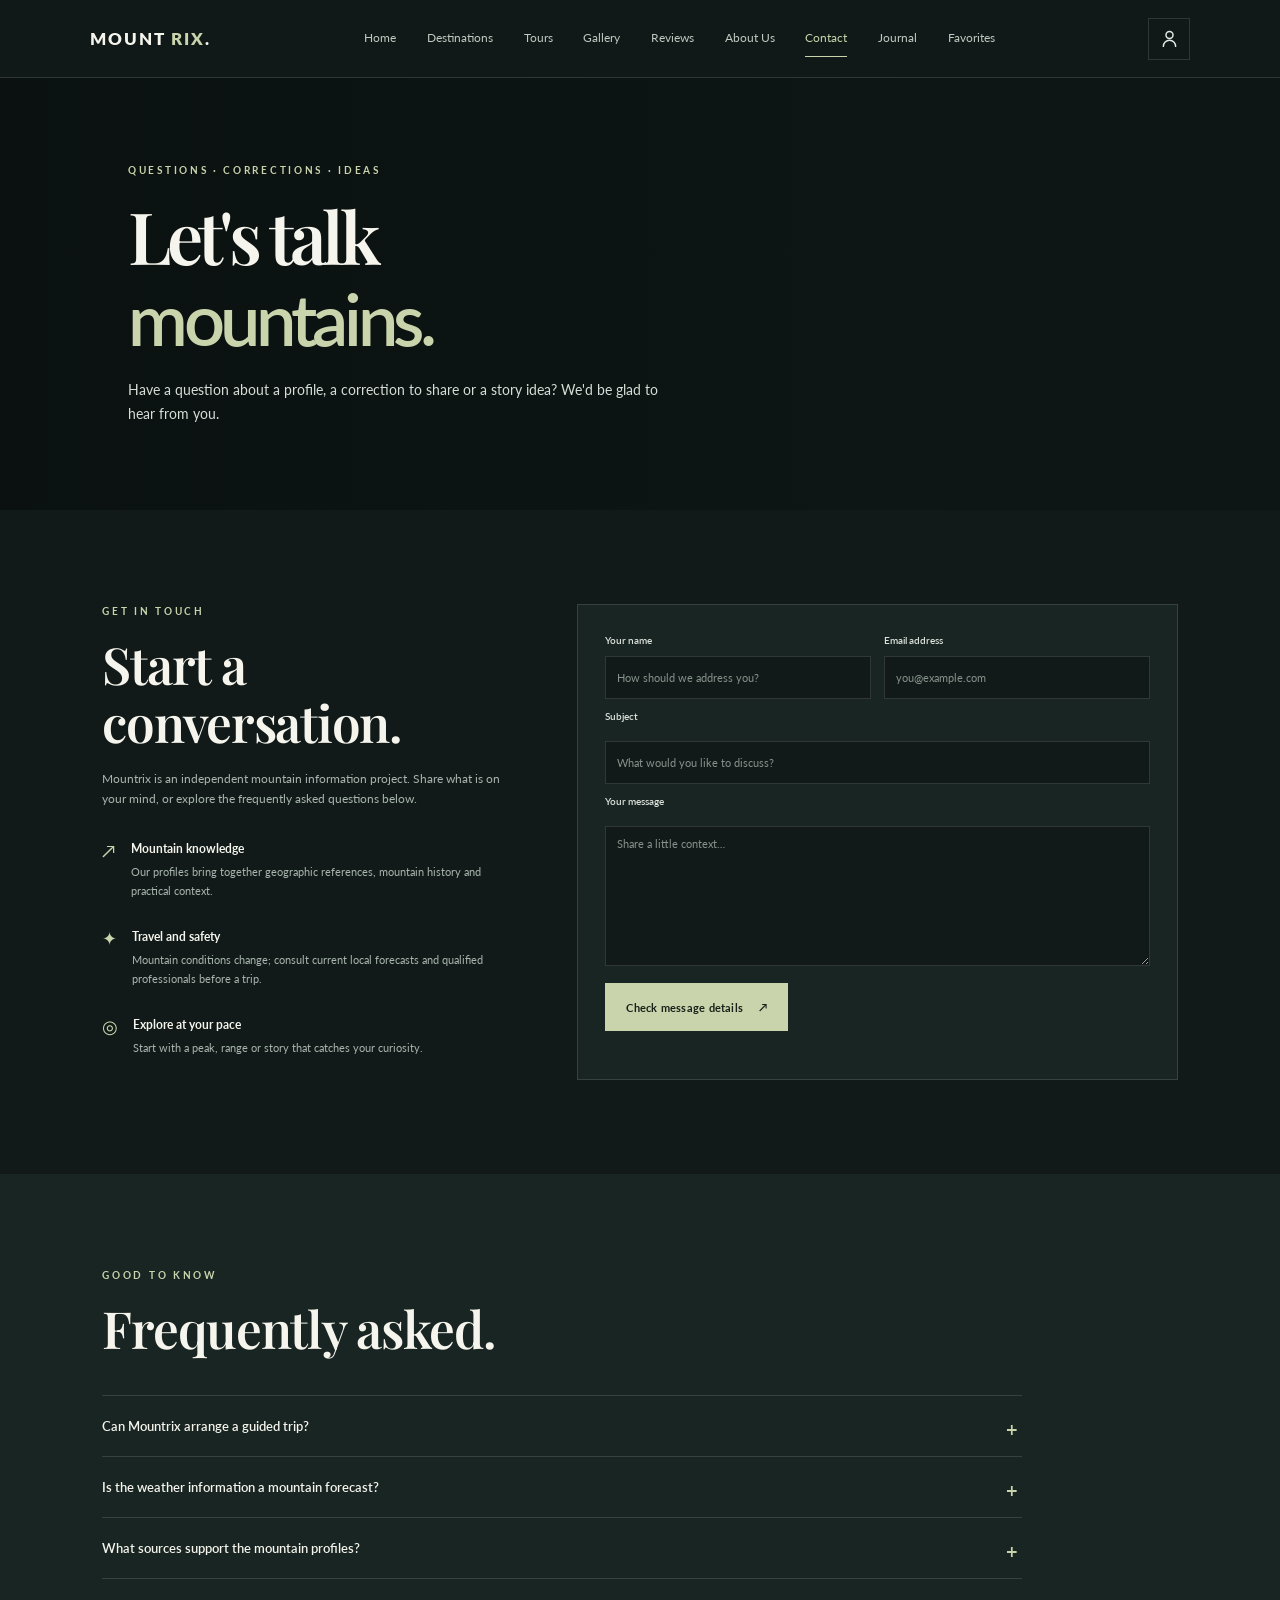
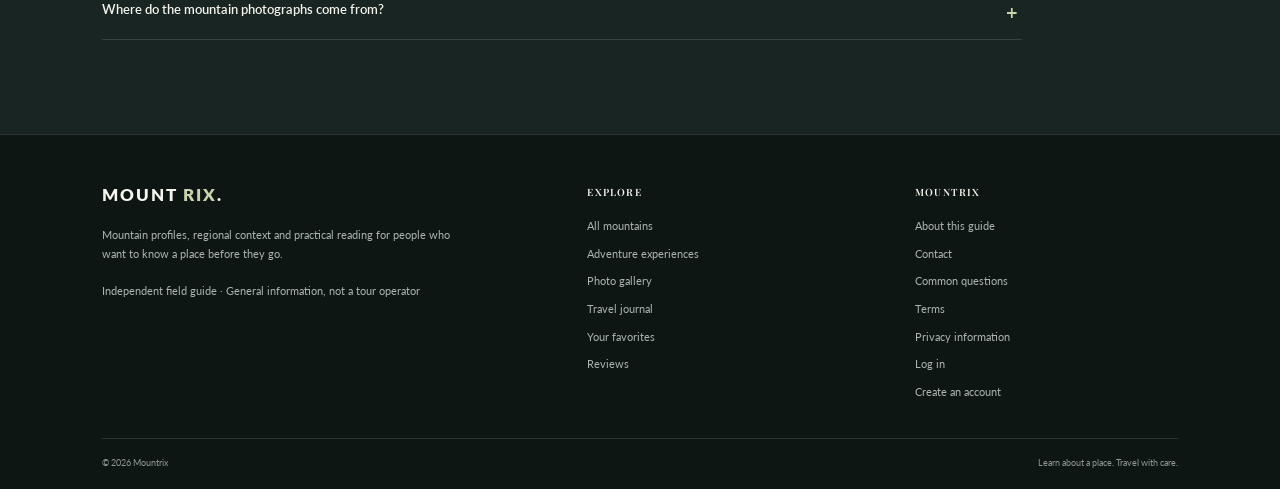
<file: contact.html>
<!doctype html>
<html lang="en">
  <head>
    <meta charset="UTF-8" />
    <meta name="viewport" content="width=device-width, initial-scale=1.0" />
    <meta
      name="description"
      content="Contact Mountrix with questions, corrections or suggestions about mountain profiles and stories."
    />
    <title>Contact Mountrix</title>
    <link rel="preconnect" href="https://fonts.googleapis.com" />
    <link rel="preconnect" href="https://fonts.gstatic.com" crossorigin />
    <link
      href="https://fonts.googleapis.com/css2?family=Lato:wght@400;700&family=Playfair+Display:wght@400;500;600;700&display=swap"
      rel="stylesheet"
    />
    <link rel="stylesheet" href="style.css" />
    <script src="script.js" defer></script>
  </head>
  <body data-page="contact">
    <header class="navbar"></header>
    <p class="site-status" id="siteStatus" role="status" aria-live="polite"></p>
    <main>
      <section class="page-hero contact-hero">
        <div class="reveal">
          <p class="eyebrow">QUESTIONS · CORRECTIONS · IDEAS</p>
          <h1>Let's talk<br /><span>mountains.</span></h1>
          <p>
            Have a question about a profile, a correction to share or a story
            idea? We'd be glad to hear from you.
          </p>
        </div>
      </section>
      <section class="section contact-layout">
        <div class="contact-copy reveal">
          <p class="eyebrow">GET IN TOUCH</p>
          <h2>Start a conversation.</h2>
          <p>
            Mountrix is an independent mountain information project. Share
            what is on your mind, or explore the frequently asked questions
            below.
          </p>
          <div class="contact-detail">
            <span aria-hidden="true">↗</span>
            <div>
              <strong>Mountain knowledge</strong>
              <p>
                Our profiles bring together geographic references, mountain
                history and practical context.
              </p>
            </div>
          </div>
          <div class="contact-detail">
            <span aria-hidden="true">✦</span>
            <div>
              <strong>Travel and safety</strong>
              <p>
                Mountain conditions change; consult current local forecasts and
                qualified professionals before a trip.
              </p>
            </div>
          </div>
          <div class="contact-detail">
            <span aria-hidden="true">◎</span>
            <div>
              <strong>Explore at your pace</strong>
              <p>
                Start with a peak, range or story that catches your curiosity.
              </p>
            </div>
          </div>
        </div>
        <form class="contact-form reveal" id="contactForm" method="post">
          <div class="form-row">
            <div>
              <label for="name">Your name</label
              ><input
                id="name"
                name="name"
                type="text"
                autocomplete="name"
                placeholder="How should we address you?"
                minlength="2"
                required
              />
            </div>
            <div>
              <label for="email">Email address</label
              ><input
                id="email"
                name="email"
                type="email"
                autocomplete="email"
                placeholder="you@example.com"
                required
              />
            </div>
          </div>
          <label for="subject">Subject</label
          ><input
            id="subject"
            name="subject"
            type="text"
            placeholder="What would you like to discuss?"
            minlength="3"
            required
          />
          <label for="message">Your message</label
          ><textarea
            id="message"
            name="message"
            rows="6"
            placeholder="Share a little context…"
            minlength="10"
            required
          ></textarea>
          <button type="submit" class="btn btn-primary">
            Check message details <span aria-hidden="true">↗</span>
          </button>
          <p
            id="formMessage"
            class="form-message"
            role="status"
            aria-live="polite"
          ></p>
        </form>
      </section>
      <section class="faq-section" id="faq">
        <div class="section">
          <div class="section-heading reveal">
            <div>
              <p class="eyebrow">GOOD TO KNOW</p>
              <h2>Frequently asked.</h2>
            </div>
          </div>
          <div class="faq-list">
            <details>
              <summary>Can Mountrix arrange a guided trip?</summary>
              <p>
                No. Mountrix is an information and inspiration website, not
                a tour operator. Contact a licensed local guide or established
                operator for trip planning and current access advice.
              </p>
            </details>
            <details>
              <summary>Is the weather information a mountain forecast?</summary>
              <p>
                No. The detail page shows current Open-Meteo data for the summit
                coordinates. It may not represent conditions on a route and is
                not suitable for safety decisions. Check authoritative local
                mountain forecasts before travel.
              </p>
            </details>
            <details>
              <summary>What sources support the mountain profiles?</summary>
              <p>
                Summit elevations, coordinates, histories and route context are
                drawn from established geographic and mountain references.
                Values and route details may change; verify critical information
                against current local sources.
              </p>
            </details>
            <details>
              <summary>Where do the mountain photographs come from?</summary>
              <p>
                Mountain profile photographs are retrieved from Wikipedia
                mountain articles, with gallery image credits linking to
                Wikimedia Commons. If the photo service is unavailable, an
                illustrated local fallback appears. Other editorial images are
                served by Unsplash.
              </p>
            </details>
          </div>
        </div>
      </section>
    </main>
    <footer class="footer"></footer>
  </body>
</html>
</file>
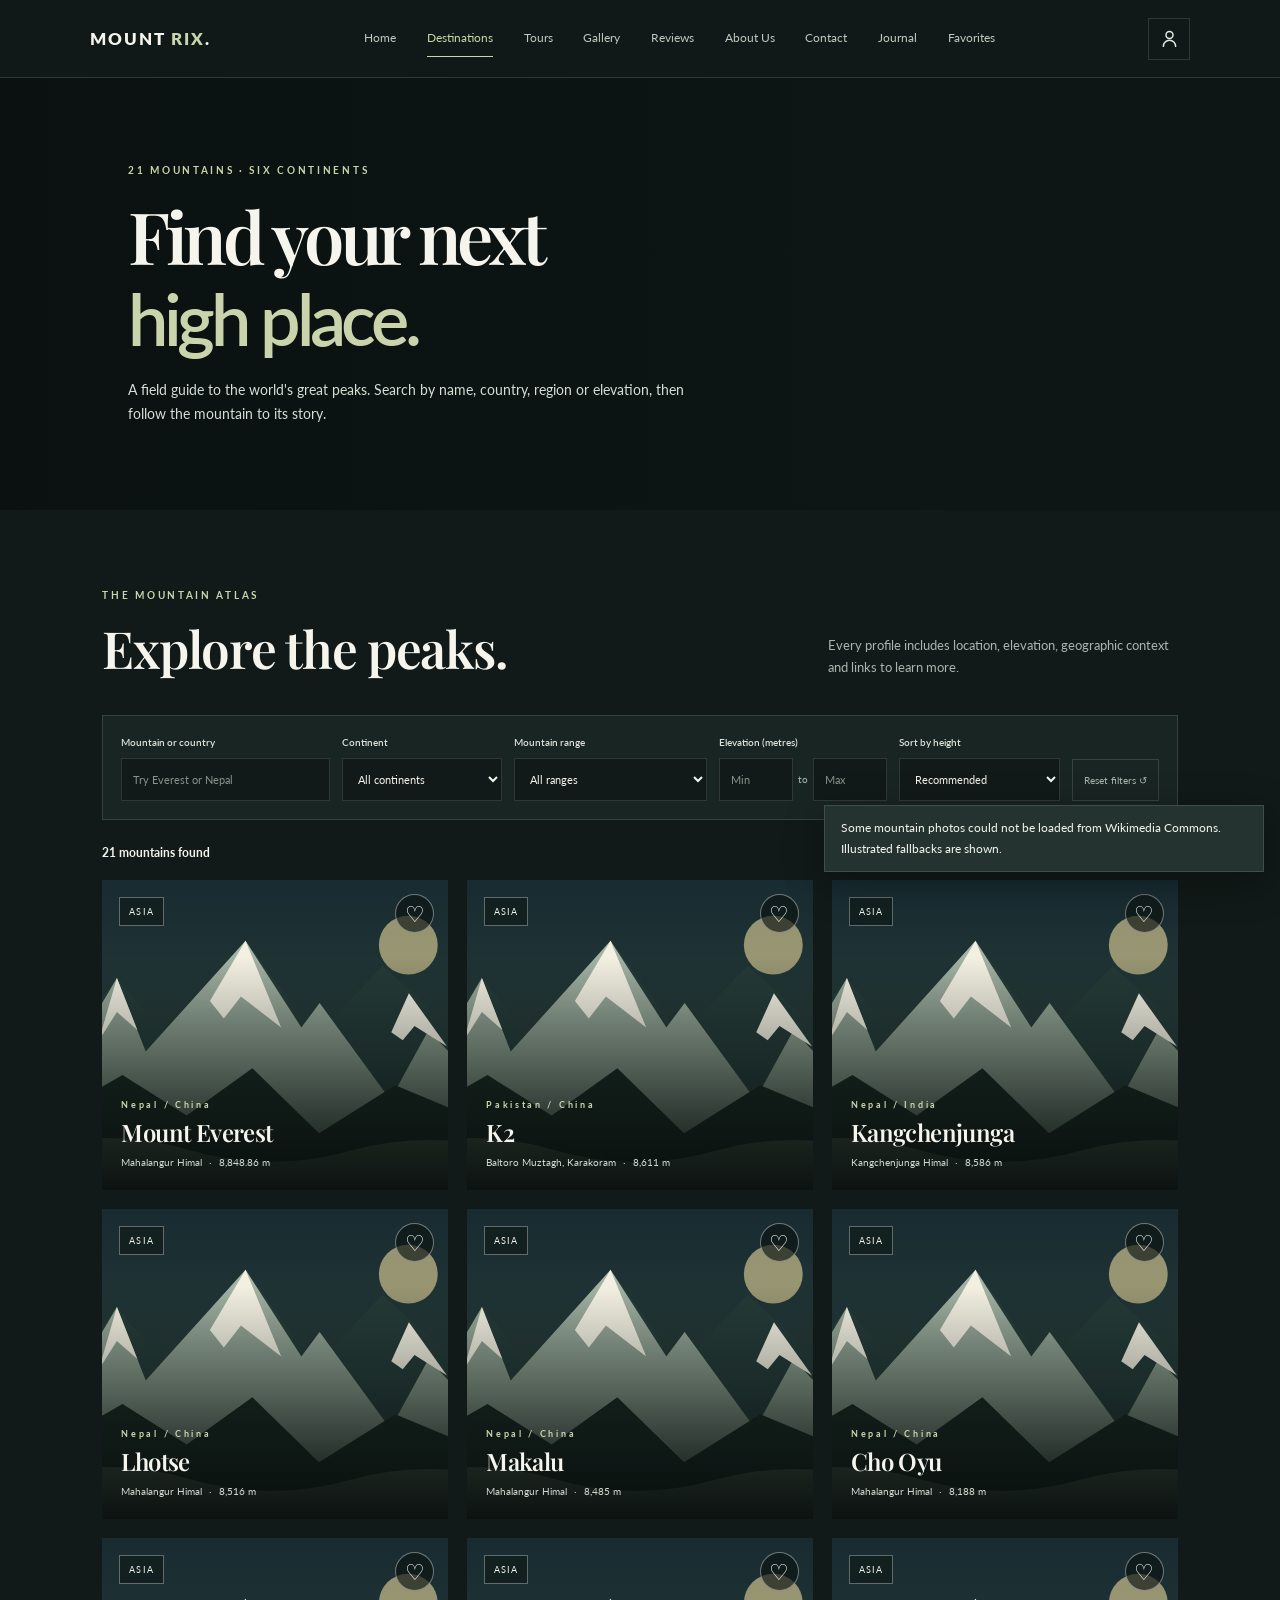
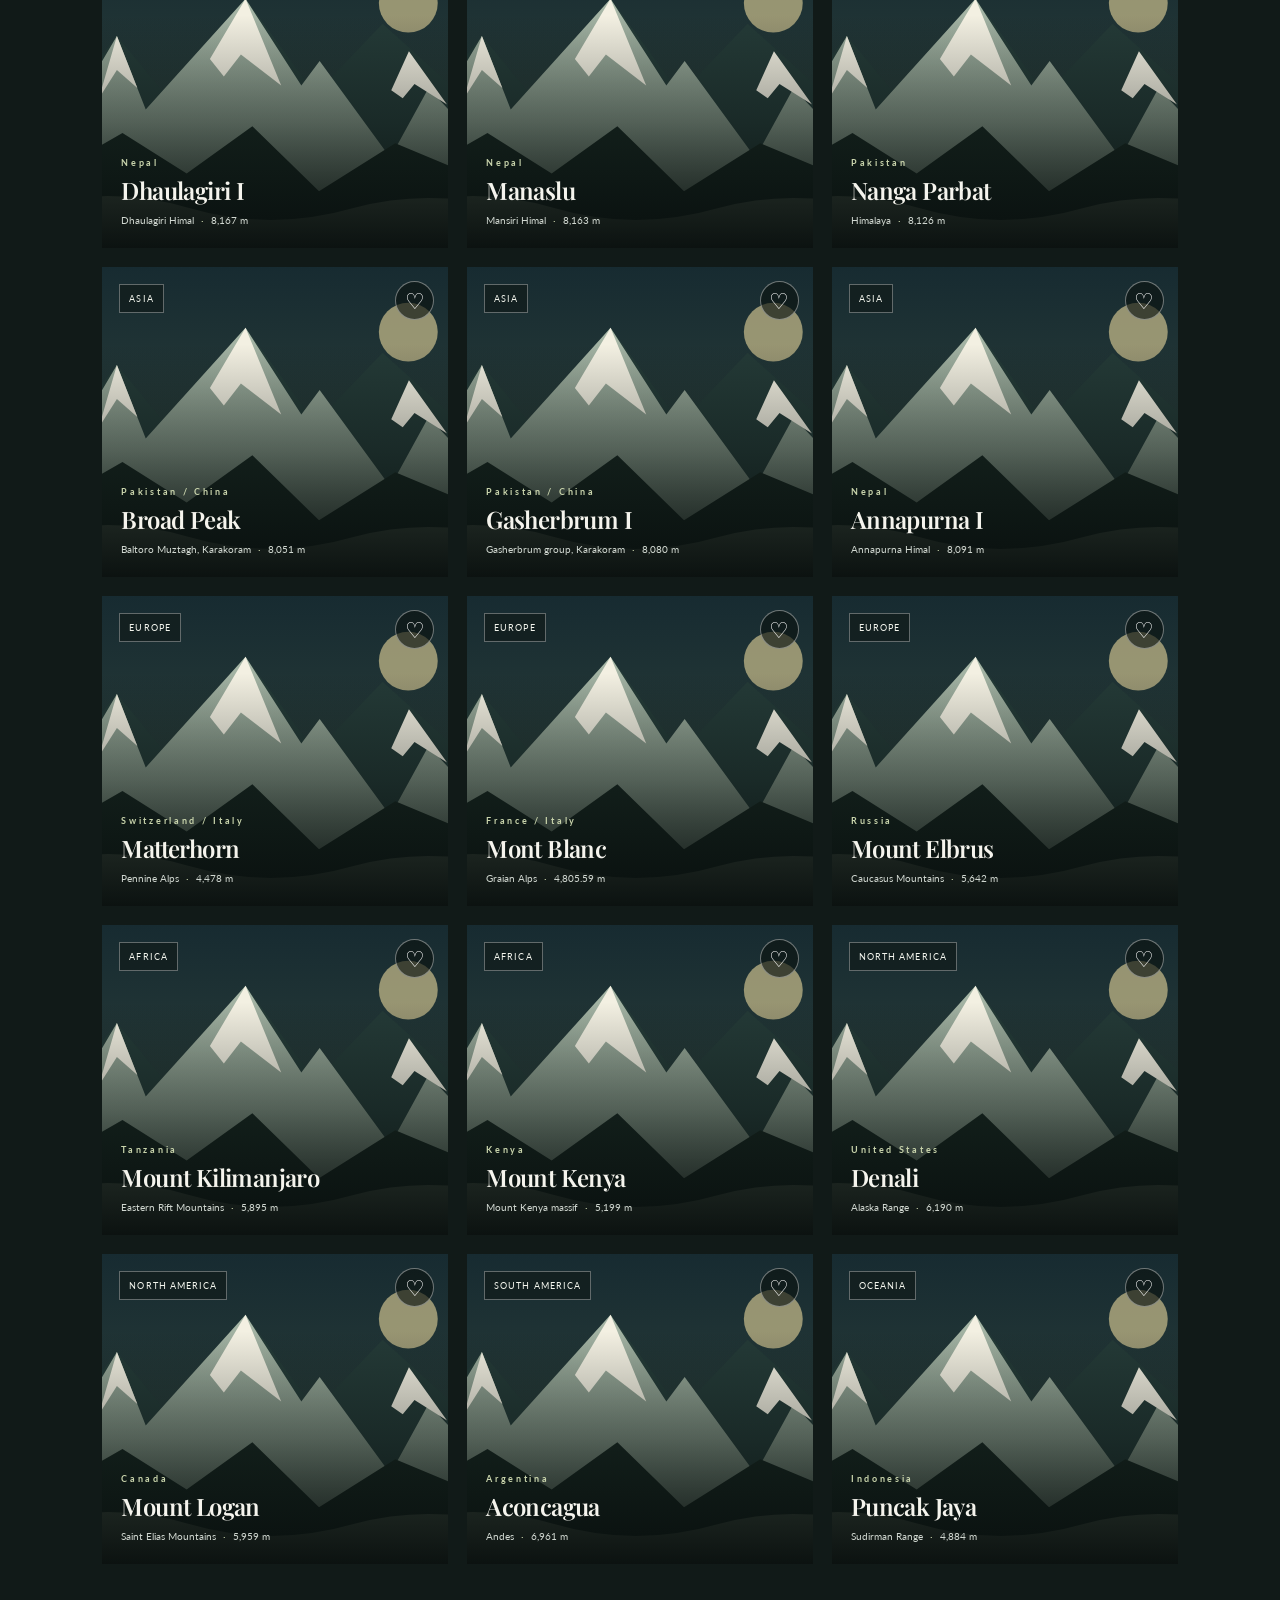
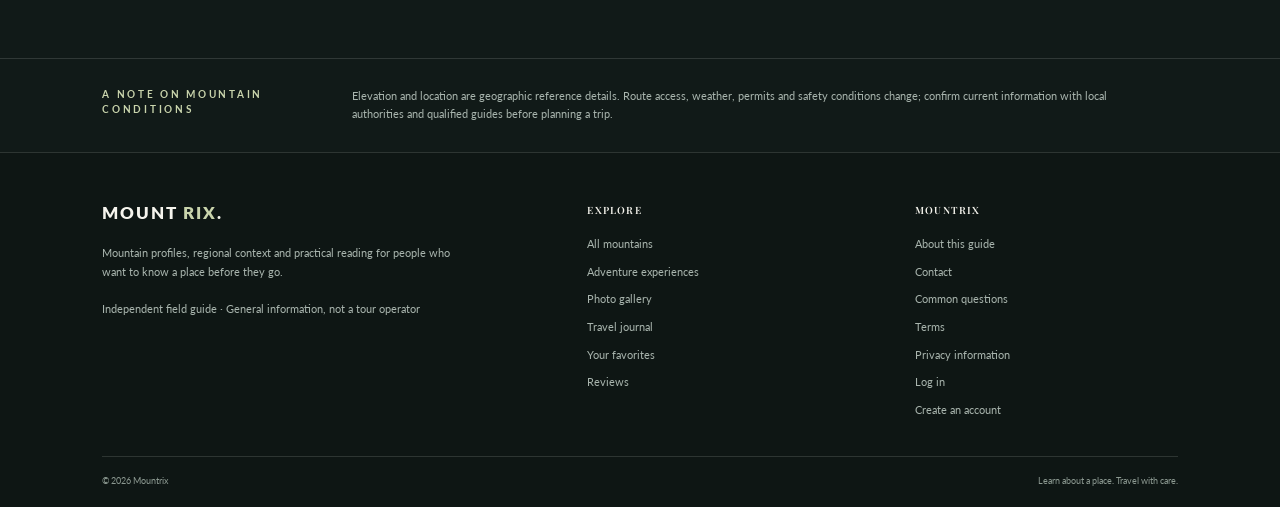
<file: destination.html>
<!doctype html>
<html lang="en">
  <head>
    <meta charset="UTF-8" />
    <meta name="viewport" content="width=device-width, initial-scale=1.0" />
    <meta http-equiv="refresh" content="0; url=destinations.html" />
    <title>Mountain Destinations | Mountrix</title>
  </head>
  <body>
    <p>
      Taking you to the
      <a href="destinations.html">Mountrix mountain explorer</a>…
    </p>
    <script>
      location.replace("destinations.html");
    </script>
  </body>
</html>
</file>
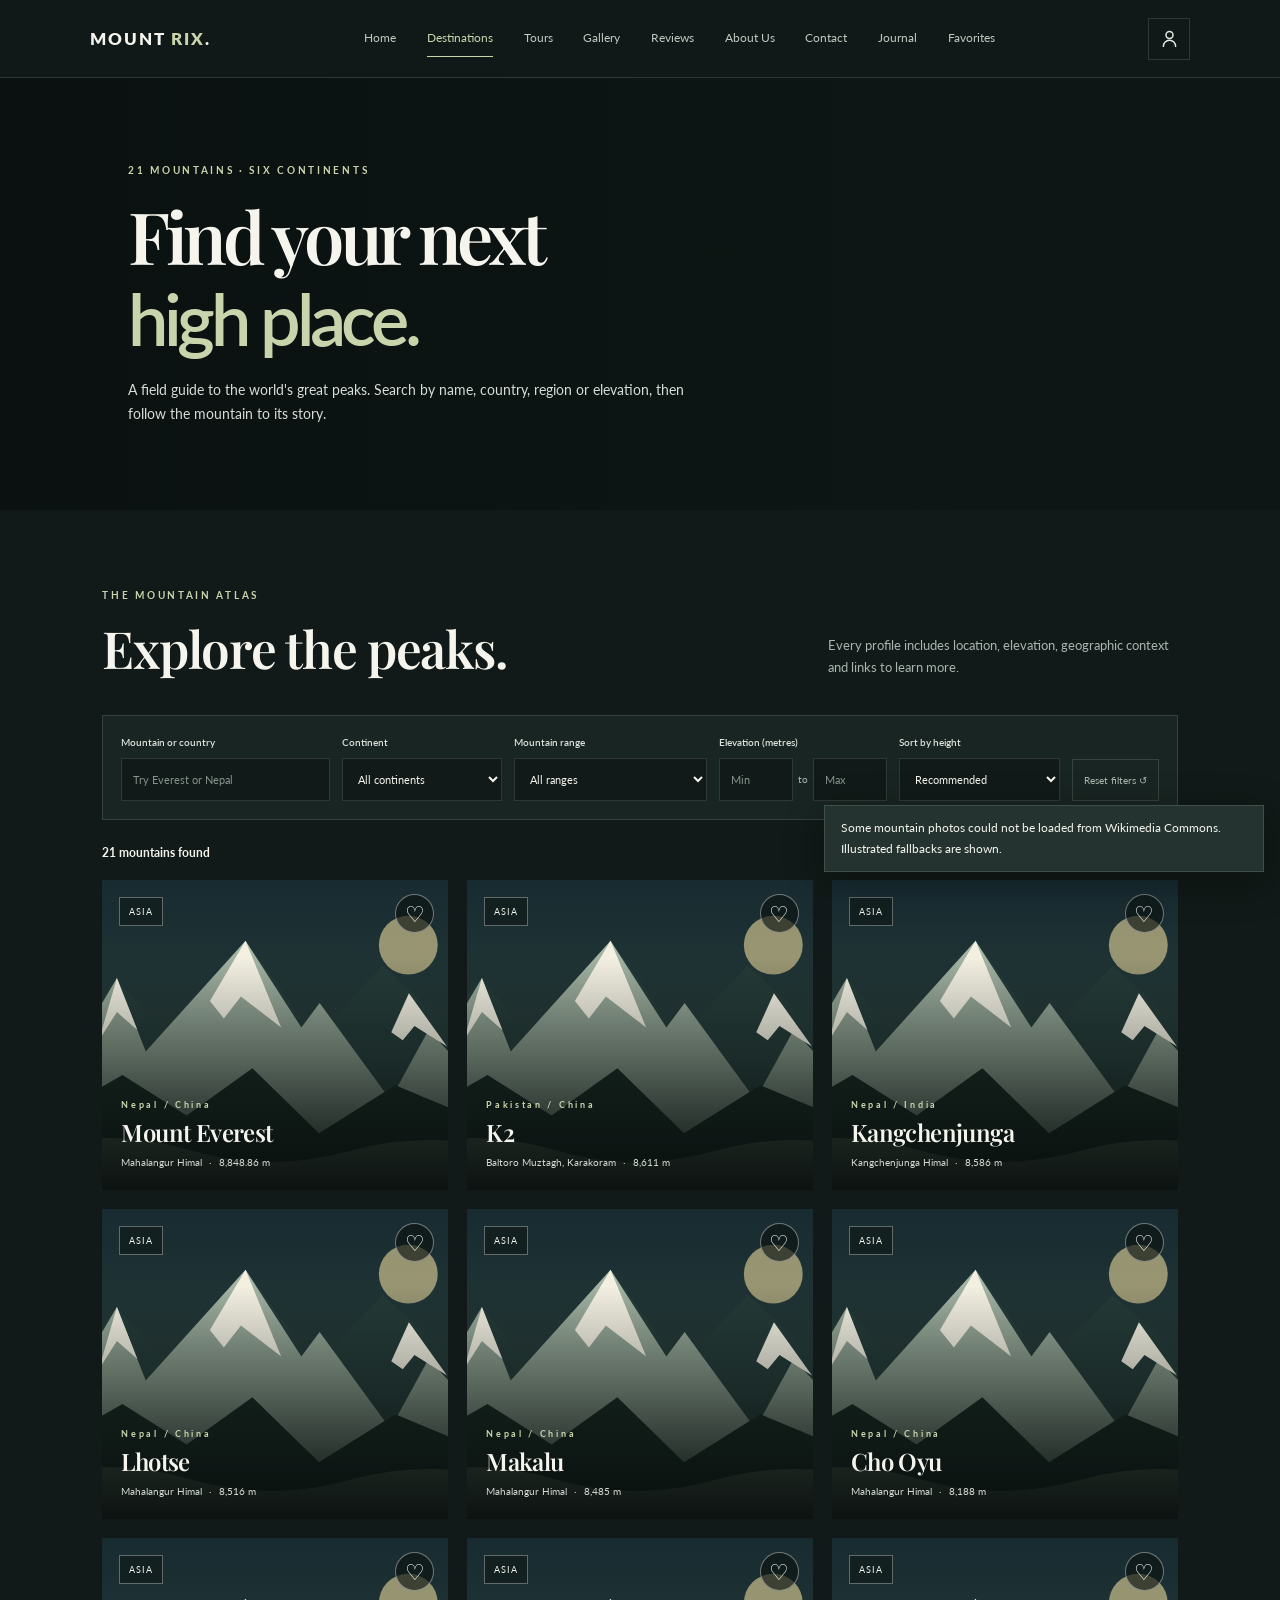
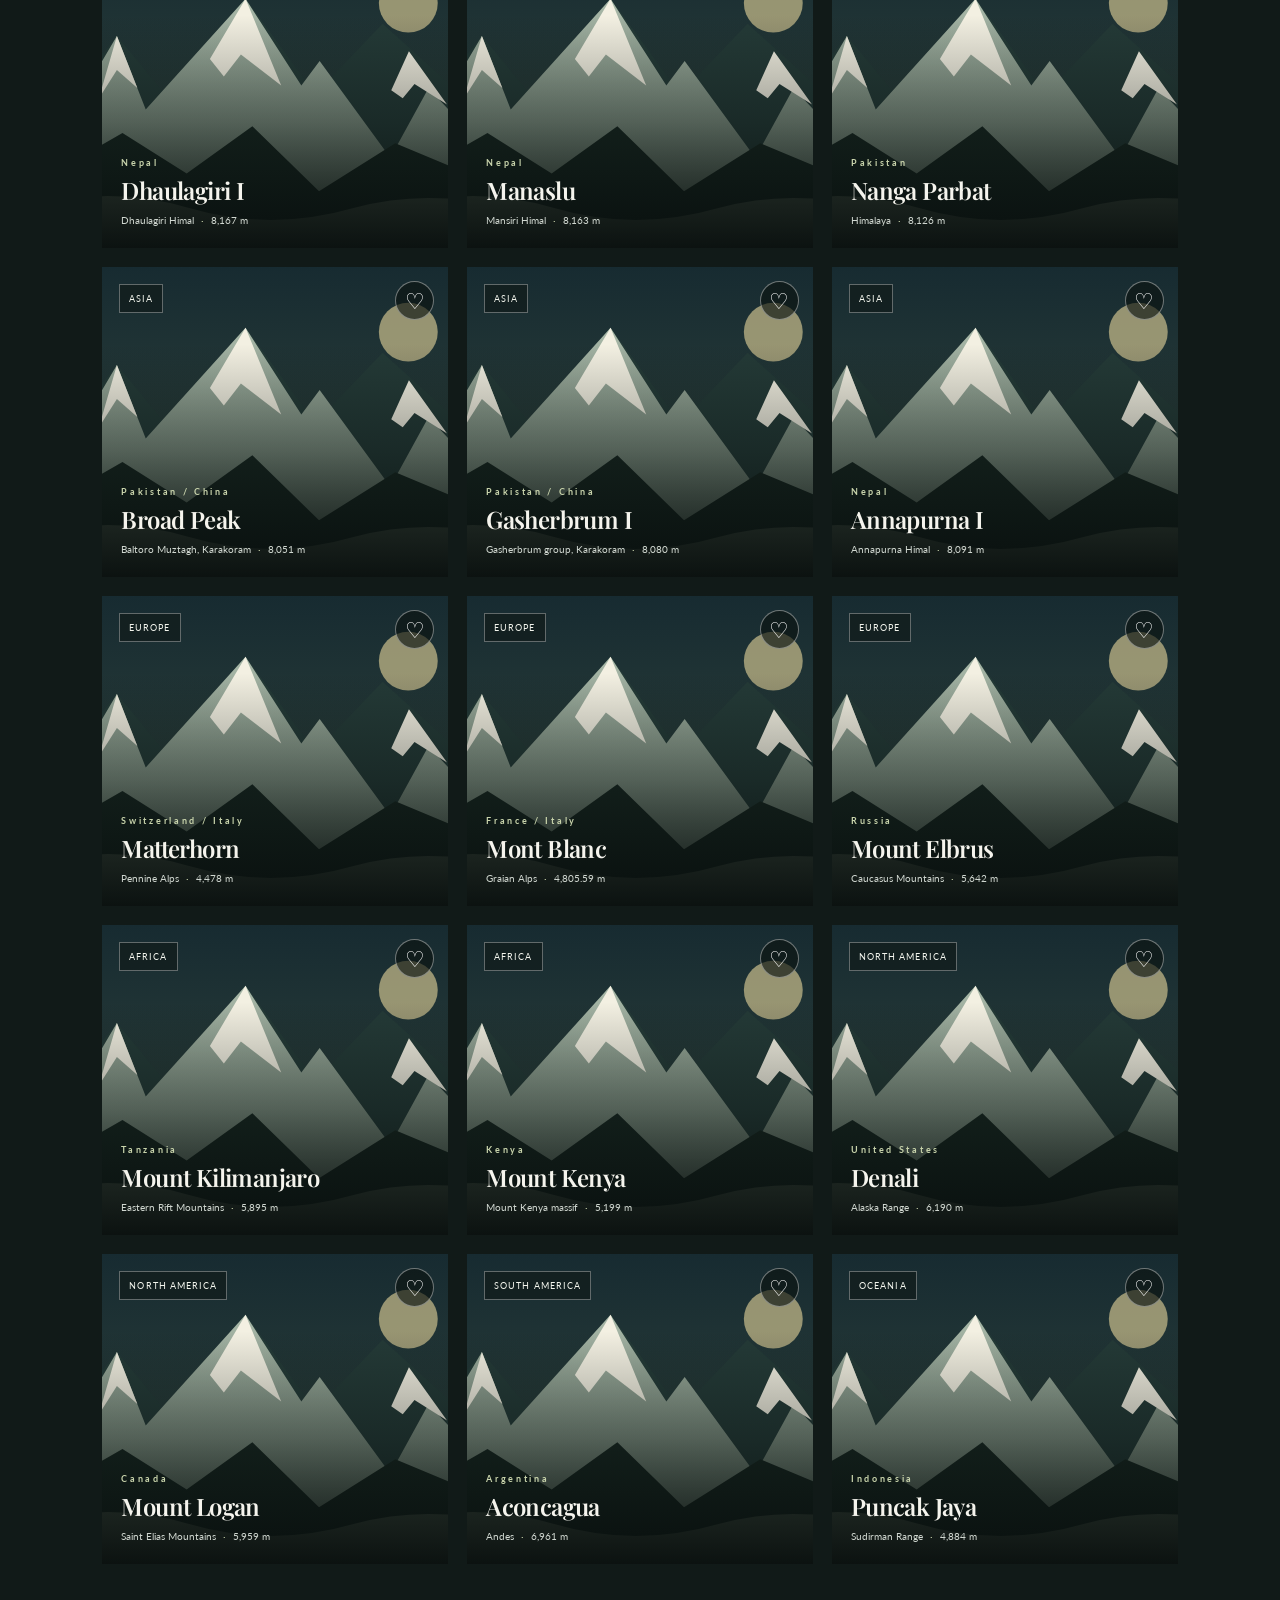
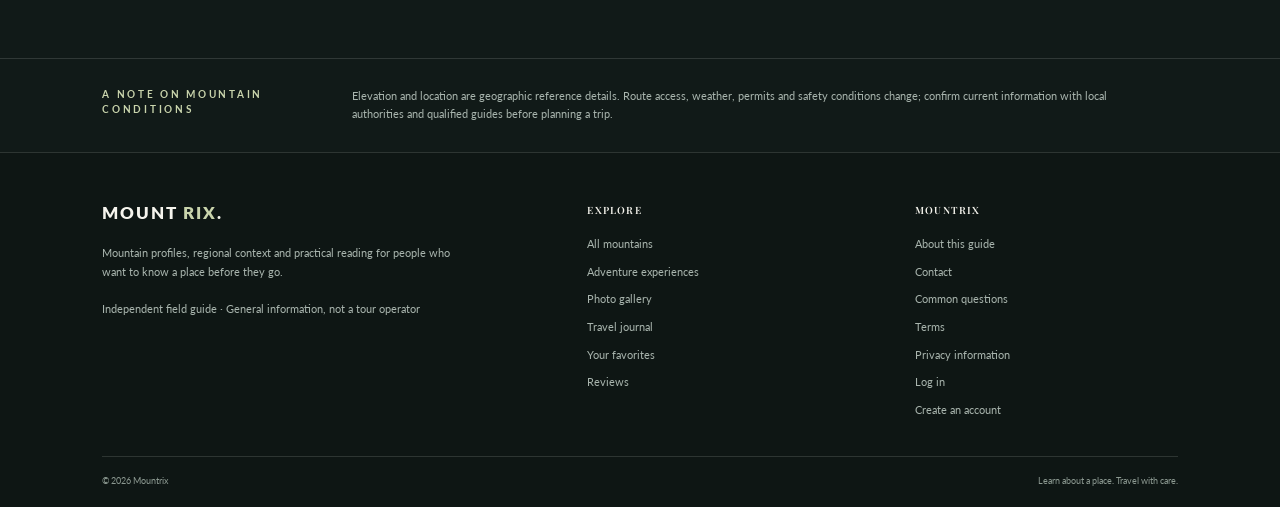
<file: destinations.html>
<!doctype html>
<html lang="en">
  <head>
    <meta charset="UTF-8" />
    <meta name="viewport" content="width=device-width, initial-scale=1.0" />
    <meta
      name="description"
      content="Explore 21 real mountains with country, elevation, range, season and mountain photographs."
    />
    <title>Mountain Destinations | Mountrix</title>
    <link rel="preconnect" href="https://fonts.googleapis.com" />
    <link rel="preconnect" href="https://fonts.gstatic.com" crossorigin />
    <link
      href="https://fonts.googleapis.com/css2?family=Lato:wght@400;700&family=Playfair+Display:wght@400;500;600;700&display=swap"
      rel="stylesheet"
    />
    <link rel="stylesheet" href="style.css" />
    <script src="script.js" defer></script>
  </head>
  <body data-page="destinations">
    <header class="navbar"></header>
    <p class="site-status" id="siteStatus" role="status" aria-live="polite"></p>
    <main>
      <section class="page-hero destinations-hero">
        <div class="reveal">
          <p class="eyebrow">21 MOUNTAINS · SIX CONTINENTS</p>
          <h1>Find your next<br /><span>high place.</span></h1>
          <p>
            A field guide to the world's great peaks. Search by name, country,
            region or elevation, then follow the mountain to its story.
          </p>
        </div>
      </section>
      <section class="section explorer-section">
        <div class="section-heading reveal">
          <div>
            <p class="eyebrow">THE MOUNTAIN ATLAS</p>
            <h2>Explore the peaks.</h2>
          </div>
          <p class="section-intro">
            Every profile includes location, elevation, geographic context and
            links to learn more.
          </p>
        </div>
        <form class="filter-panel" id="destinationFilters">
          <div class="filter-field filter-search">
            <label for="filterSearch">Mountain or country</label
            ><input
              id="filterSearch"
              name="q"
              type="search"
              placeholder="Try Everest or Nepal"
              autocomplete="off"
            />
          </div>
          <div class="filter-field">
            <label for="continentFilter">Continent</label
            ><select id="continentFilter" name="continent">
              <option value="">All continents</option>
            </select>
          </div>
          <div class="filter-field">
            <label for="rangeFilter">Mountain range</label
            ><select id="rangeFilter" name="range">
              <option value="">All ranges</option>
            </select>
          </div>
          <div class="filter-field elevation-fields">
            <label for="minElevation">Elevation (metres)</label>
            <div>
              <input
                id="minElevation"
                name="minElevation"
                type="number"
                min="0"
                max="9000"
                step="100"
                placeholder="Min"
                aria-label="Minimum elevation in metres"
              /><span>to</span
              ><input
                id="maxElevation"
                name="maxElevation"
                type="number"
                min="0"
                max="9000"
                step="100"
                placeholder="Max"
                aria-label="Maximum elevation in metres"
              />
            </div>
          </div>
          <div class="filter-field">
            <label for="sortFilter">Sort by height</label
            ><select name="sort" id="sortFilter">
              <option value="">Recommended</option>
              <option value="high">Highest first</option>
              <option value="low">Lowest first</option>
            </select>
          </div>
          <button class="filter-reset" type="reset">
            Reset filters <span aria-hidden="true">↺</span>
          </button>
        </form>
        <div class="results-bar">
          <p id="resultCount" aria-live="polite">Loading mountains…</p>
          <span>Choose a peak to open its profile</span>
        </div>
        <div class="destination-grid explorer-grid" id="mountainResults">
          <p class="loading-note">Loading the mountain field guide…</p>
        </div>
      </section>
      <section class="explorer-note">
        <p class="eyebrow">A NOTE ON MOUNTAIN CONDITIONS</p>
        <p>
          Elevation and location are geographic reference details. Route access,
          weather, permits and safety conditions change; confirm current
          information with local authorities and qualified guides before
          planning a trip.
        </p>
      </section>
    </main>
    <footer class="footer"></footer>
  </body>
</html>
</file>
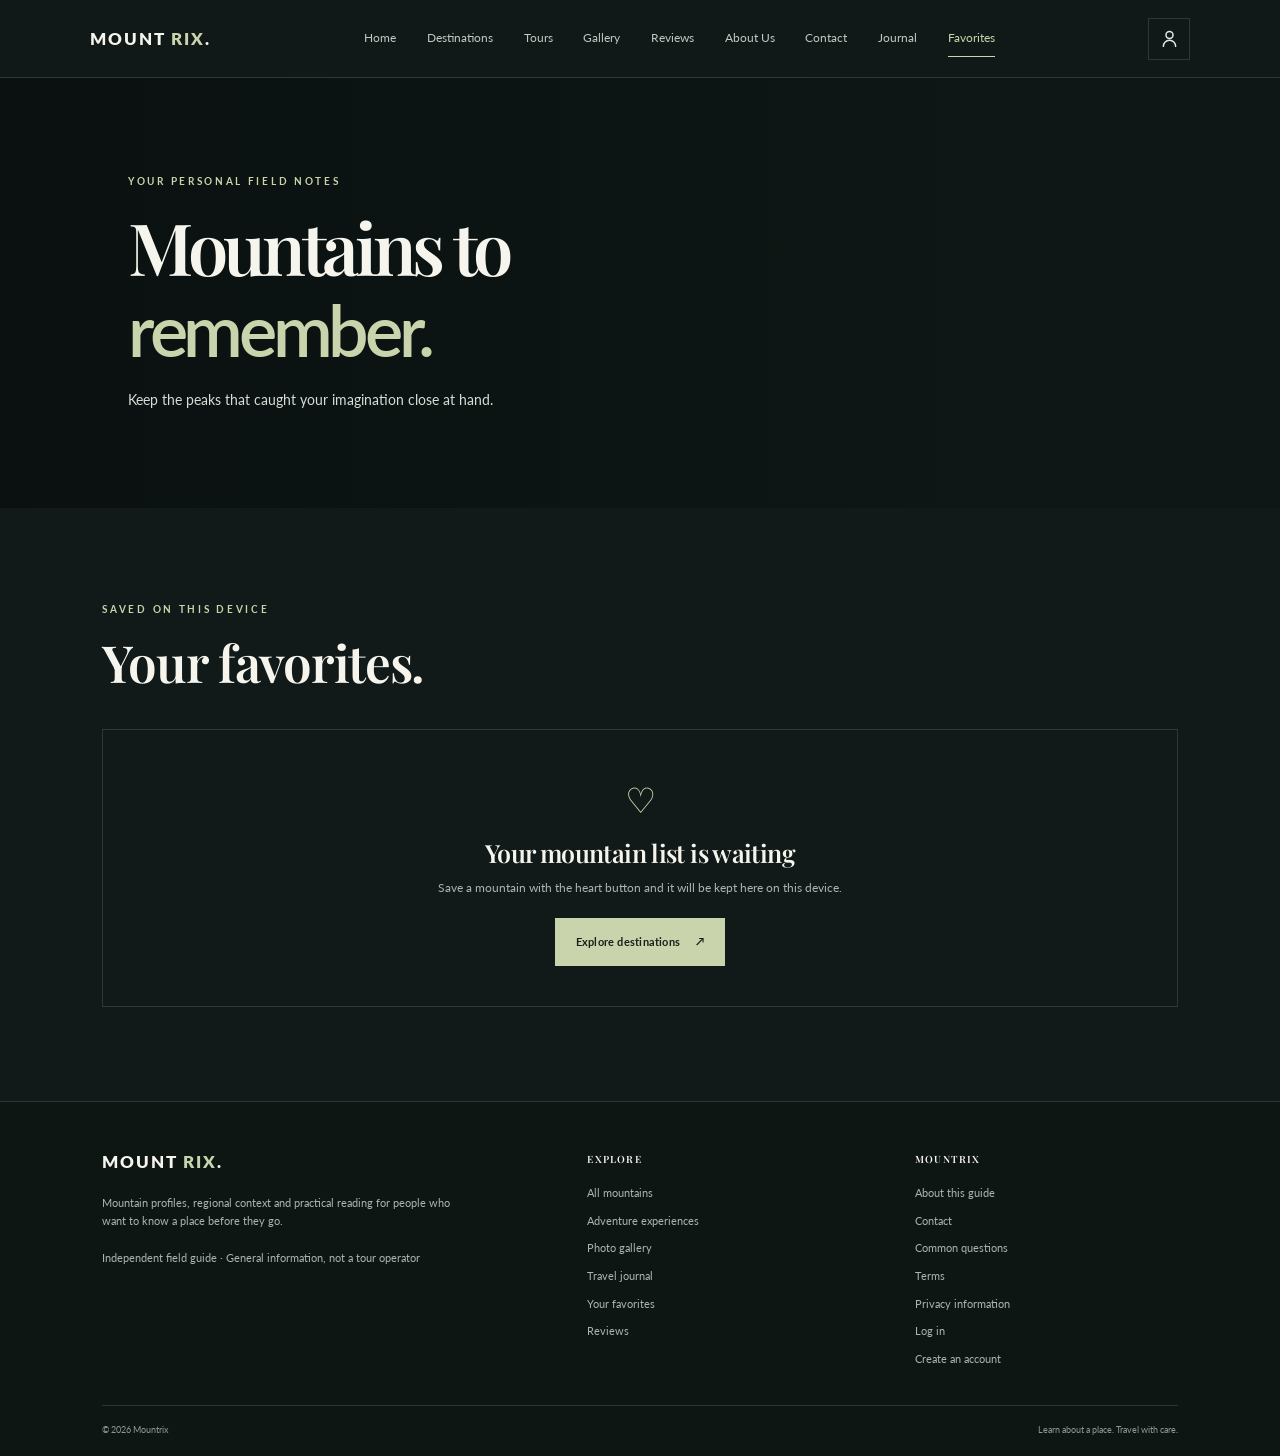
<file: favorites.html>
<!doctype html>
<html lang="en">
  <head>
    <meta charset="UTF-8" />
    <meta name="viewport" content="width=device-width, initial-scale=1.0" />
    <meta
      name="description"
      content="Keep your favorite mountain destinations together in your personal Mountrix list."
    />
    <title>Your Favorite Mountains | Mountrix</title>
    <link rel="preconnect" href="https://fonts.googleapis.com" />
    <link rel="preconnect" href="https://fonts.gstatic.com" crossorigin />
    <link
      href="https://fonts.googleapis.com/css2?family=Lato:wght@400;700&family=Playfair+Display:wght@400;500;600;700&display=swap"
      rel="stylesheet"
    />
    <link rel="stylesheet" href="style.css" />
    <script src="script.js" defer></script>
  </head>
  <body data-page="favorites">
    <header class="navbar"></header>
    <p class="site-status" id="siteStatus" role="status" aria-live="polite"></p>
    <main>
      <section class="page-hero favorites-hero">
        <div class="reveal">
          <p class="eyebrow">YOUR PERSONAL FIELD NOTES</p>
          <h1>Mountains to<br /><span>remember.</span></h1>
          <p>Keep the peaks that caught your imagination close at hand.</p>
        </div>
      </section>
      <section class="section favorites-section">
        <div class="section-heading reveal">
          <div>
            <p class="eyebrow">SAVED ON THIS DEVICE</p>
            <h2>Your favorites.</h2>
          </div>
        </div>
        <div
          class="destination-grid explorer-grid"
          id="favoriteResults"
          aria-live="polite"
        >
          <p class="loading-note">Loading your saved mountains…</p>
        </div>
      </section>
    </main>
    <footer class="footer"></footer>
  </body>
</html>
</file>
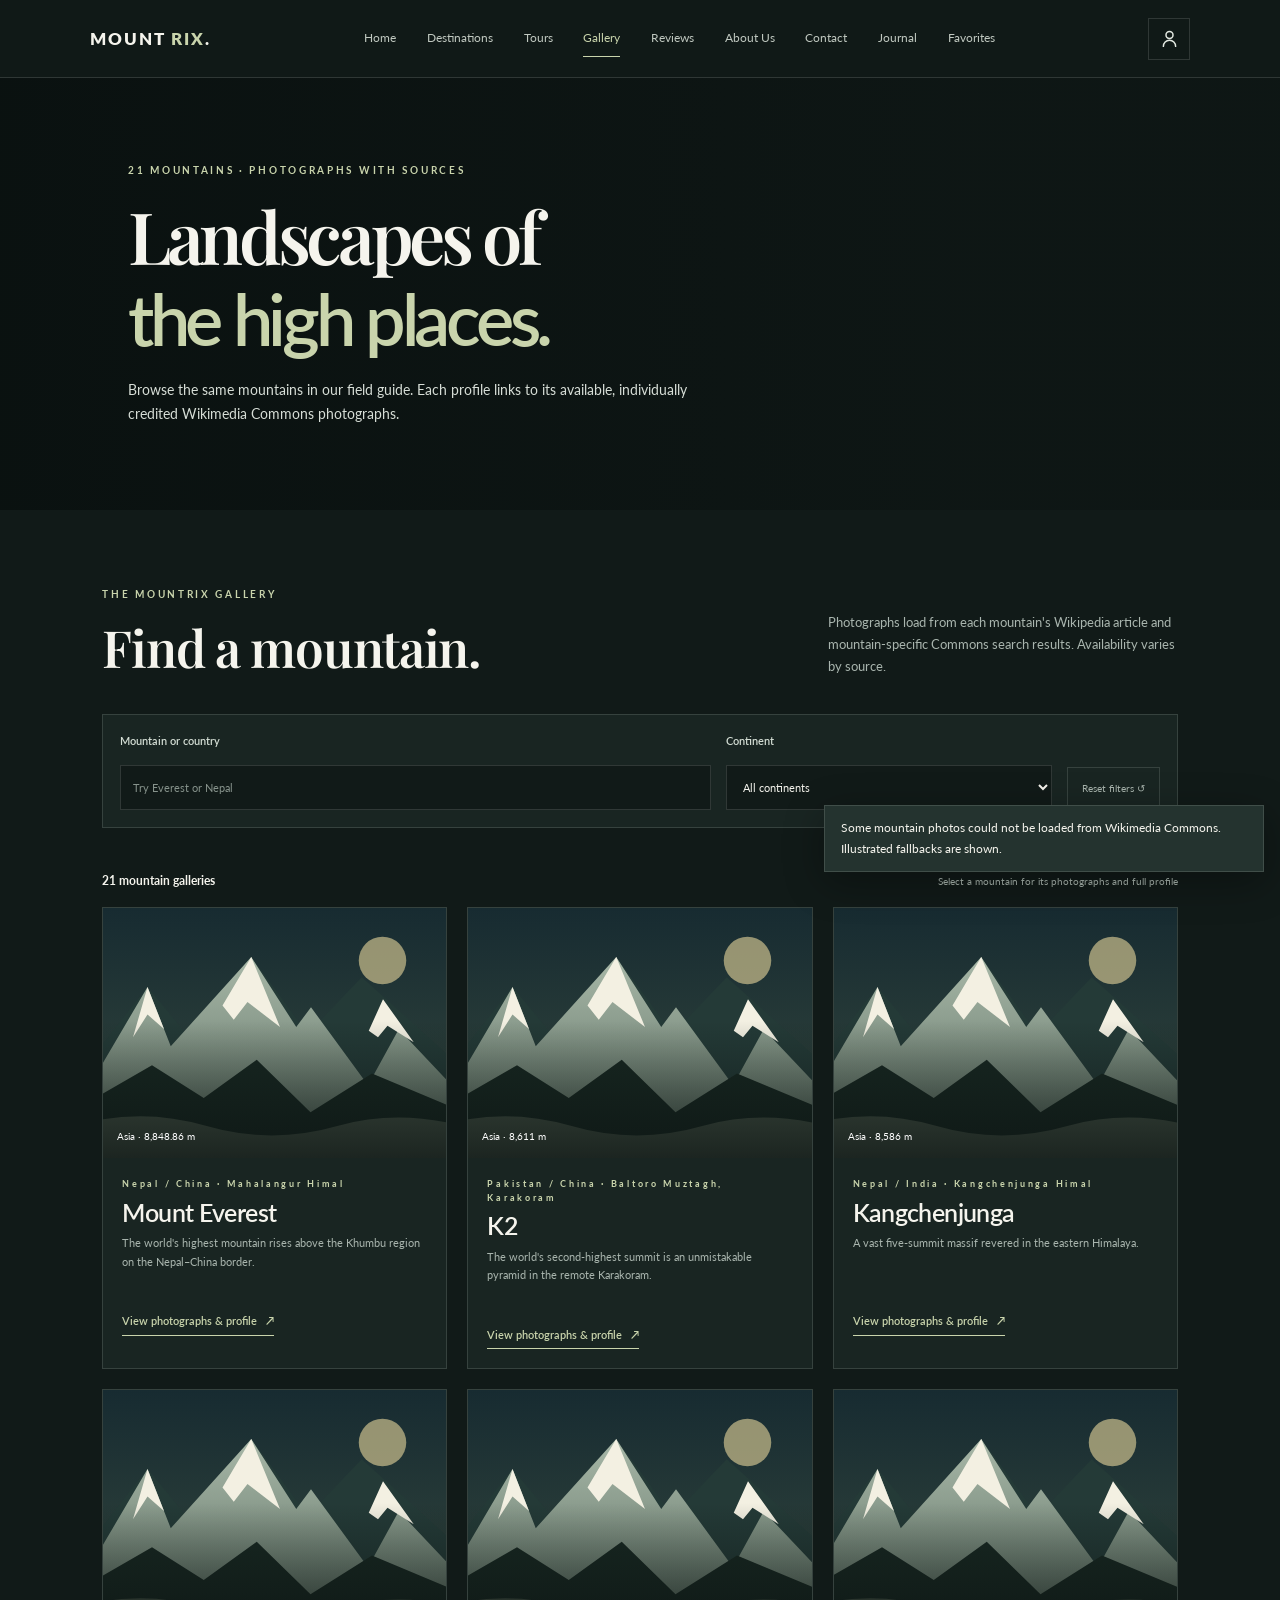
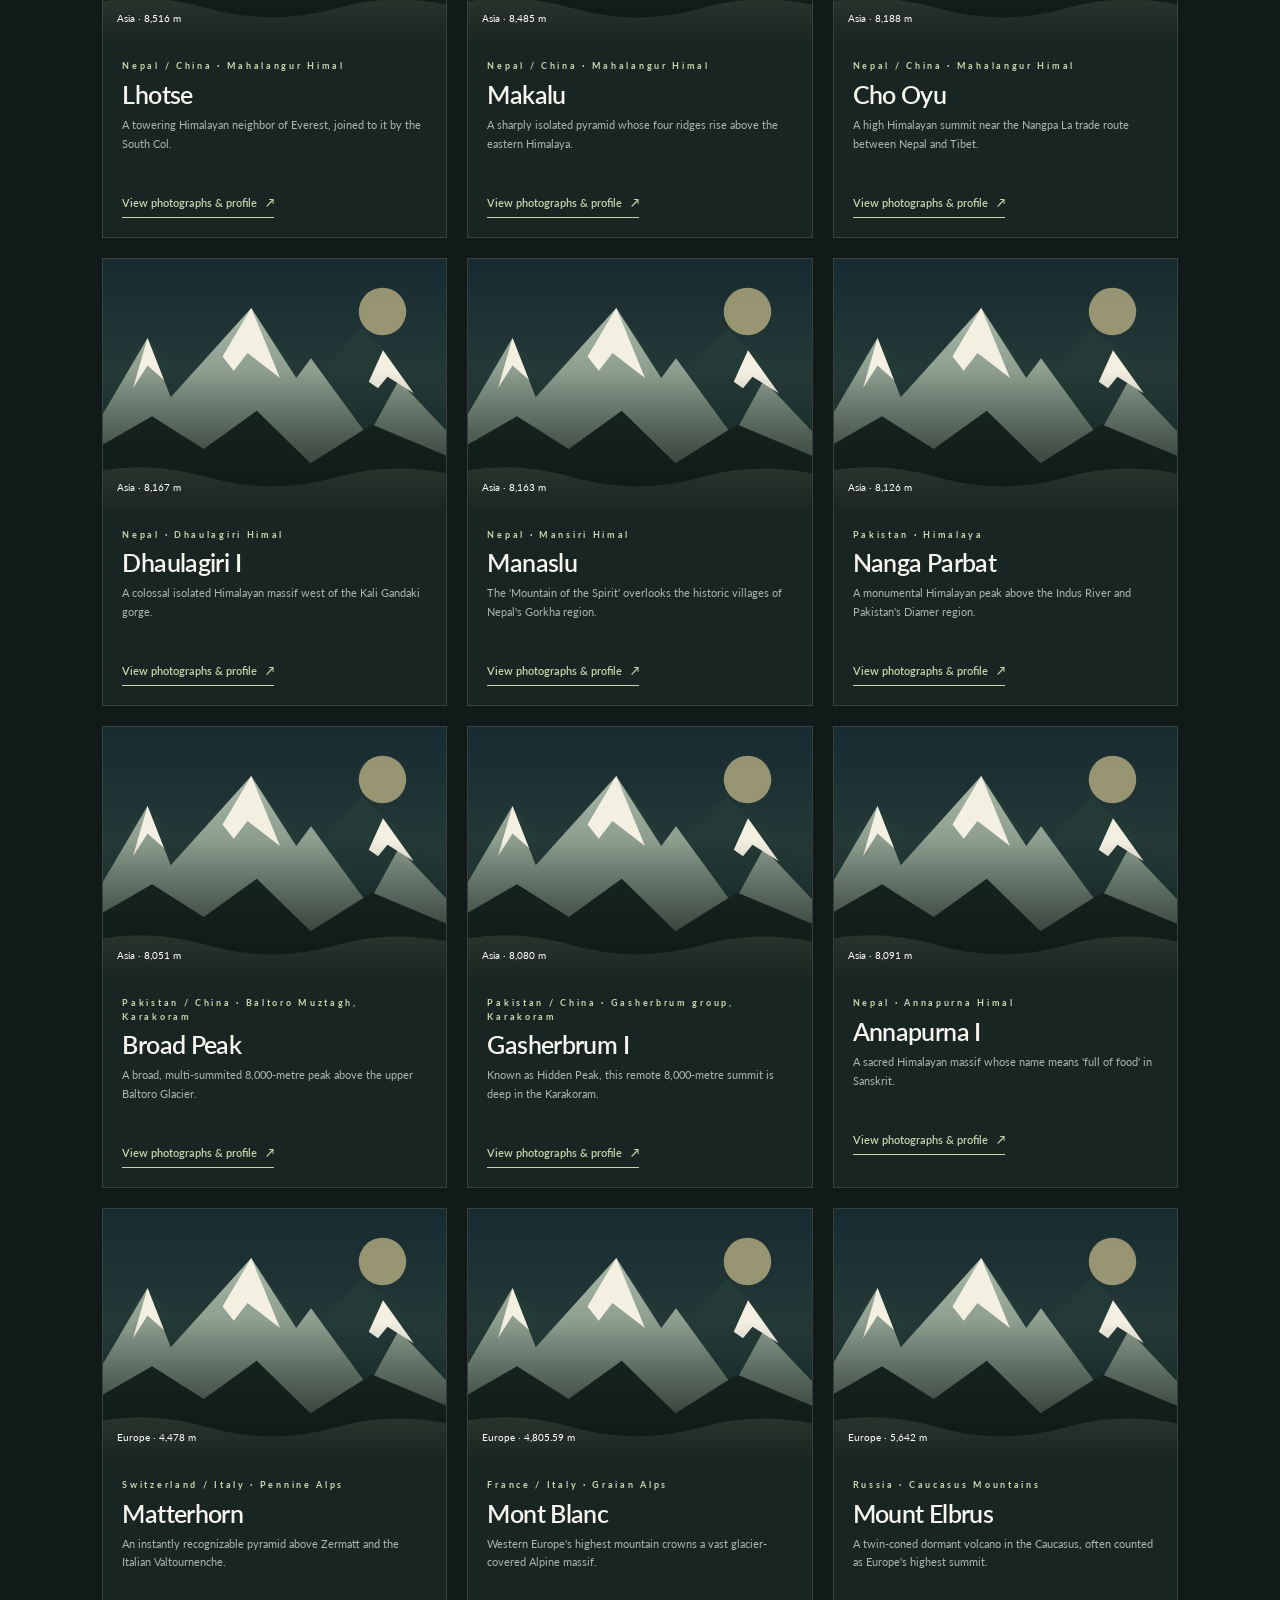
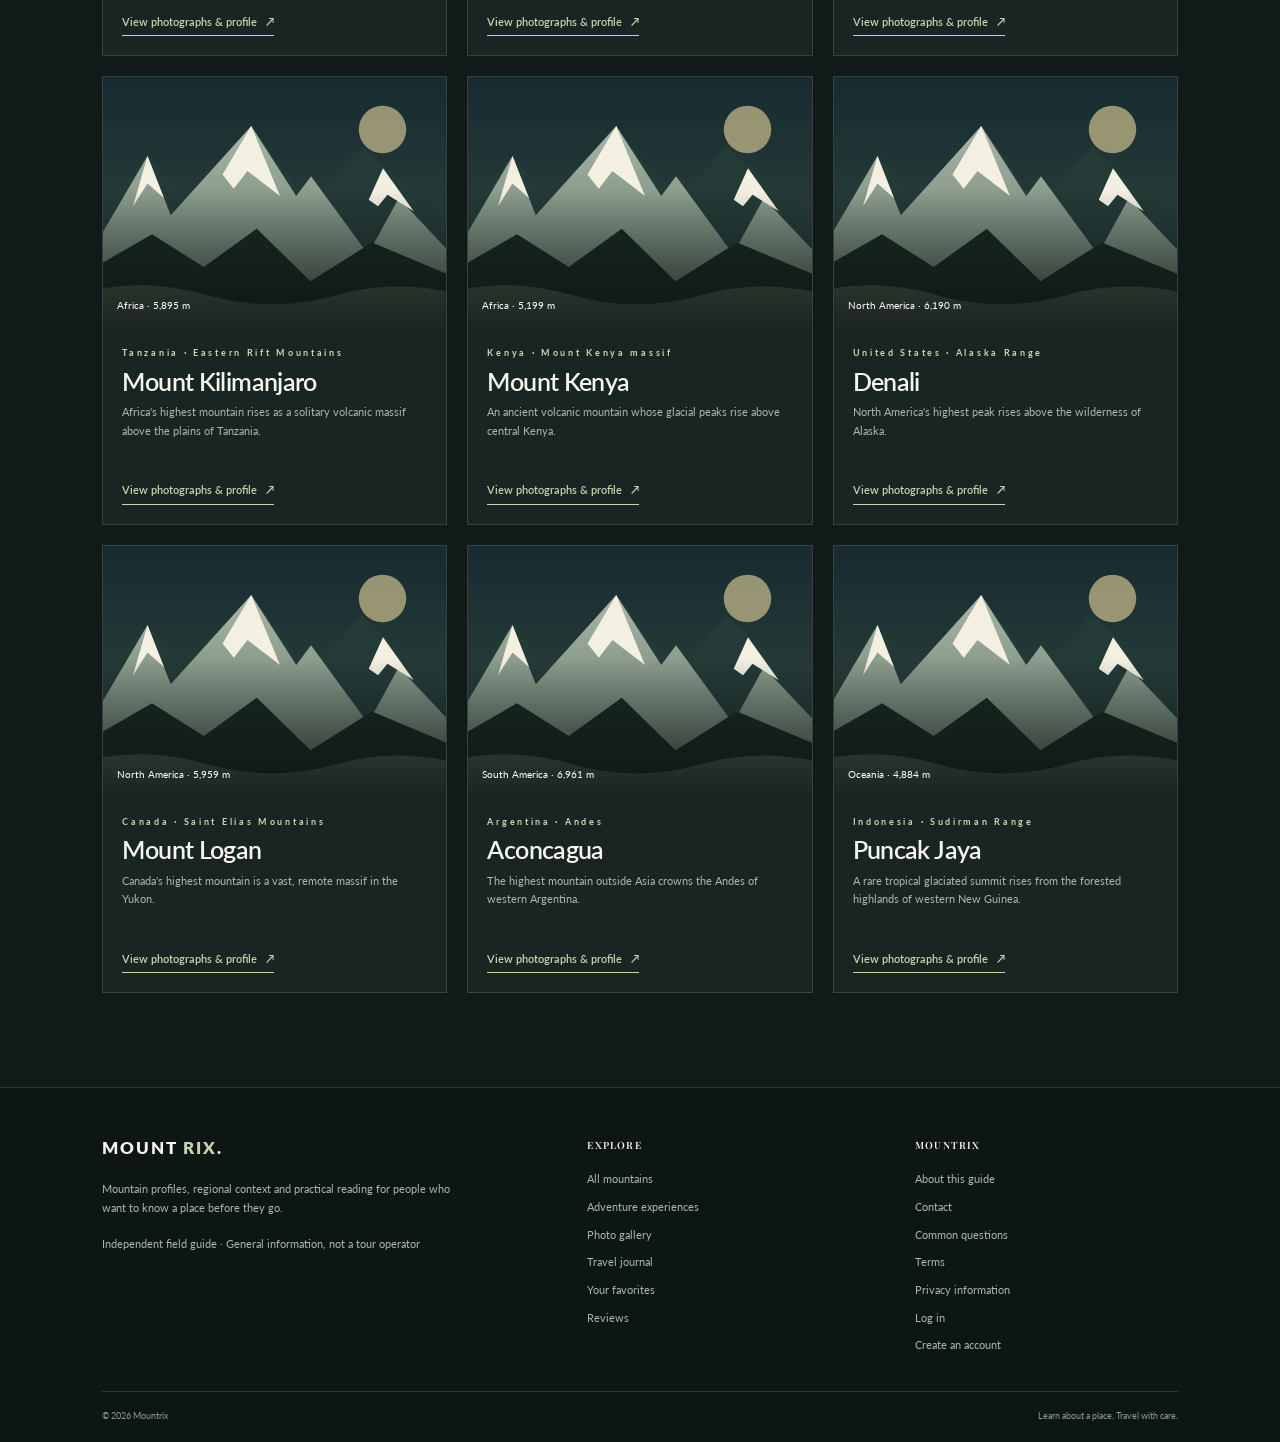
<file: gallery.html>
<!doctype html>
<html lang="en">
  <head>
    <meta charset="UTF-8" />
    <meta name="viewport" content="width=device-width, initial-scale=1.0" />
    <meta
      name="description"
      content="Explore mountain-specific photographs and field notes for all 21 Mountrix destinations."
    />
    <title>Mountain Gallery | Mountrix</title>
    <link rel="preconnect" href="https://fonts.googleapis.com" />
    <link rel="preconnect" href="https://fonts.gstatic.com" crossorigin />
    <link
      href="https://fonts.googleapis.com/css2?family=Lato:wght@400;700&family=Playfair+Display:wght@400;500;600;700&display=swap"
      rel="stylesheet"
    />
    <link rel="stylesheet" href="style.css" />
    <script src="script.js" defer></script>
  </head>
  <body data-page="gallery">
    <header class="navbar"></header>
    <p class="site-status" id="siteStatus" role="status" aria-live="polite"></p>
    <main>
      <section class="page-hero gallery-hero">
        <div class="reveal">
          <p class="eyebrow">21 MOUNTAINS · PHOTOGRAPHS WITH SOURCES</p>
          <h1>Landscapes of<br /><span>the high places.</span></h1>
          <p>
            Browse the same mountains in our field guide. Each profile links to
            its available, individually credited Wikimedia Commons photographs.
          </p>
        </div>
      </section>
      <section class="section mountain-gallery-section">
        <div class="section-heading reveal">
          <div>
            <p class="eyebrow">THE MOUNTRIX GALLERY</p>
            <h2>Find a mountain.</h2>
          </div>
          <p class="section-intro">
            Photographs load from each mountain's Wikipedia article and
            mountain-specific Commons search results. Availability varies by
            source.
          </p>
        </div>
        <form class="gallery-filter" id="galleryFilters" role="search">
          <div class="filter-field">
            <label for="gallerySearch">Mountain or country</label>
            <input
              id="gallerySearch"
              name="q"
              type="search"
              placeholder="Try Everest or Nepal"
              autocomplete="off"
            />
          </div>
          <div class="filter-field">
            <label for="galleryContinent">Continent</label>
            <select id="galleryContinent" name="continent">
              <option value="">All continents</option>
            </select>
          </div>
          <button class="filter-reset" type="reset">
            Reset filters <span aria-hidden="true">↺</span>
          </button>
        </form>
        <div class="results-bar">
          <p id="galleryResultCount" aria-live="polite">Loading mountains…</p>
          <span>Select a mountain for its photographs and full profile</span>
        </div>
        <div
          class="mountain-gallery-grid"
          id="mountainGalleryGrid"
          aria-live="polite"
        >
          <p class="loading-note">Opening the mountain gallery…</p>
        </div>
      </section>
    </main>
    <footer class="footer"></footer>
  </body>
</html>
</file>
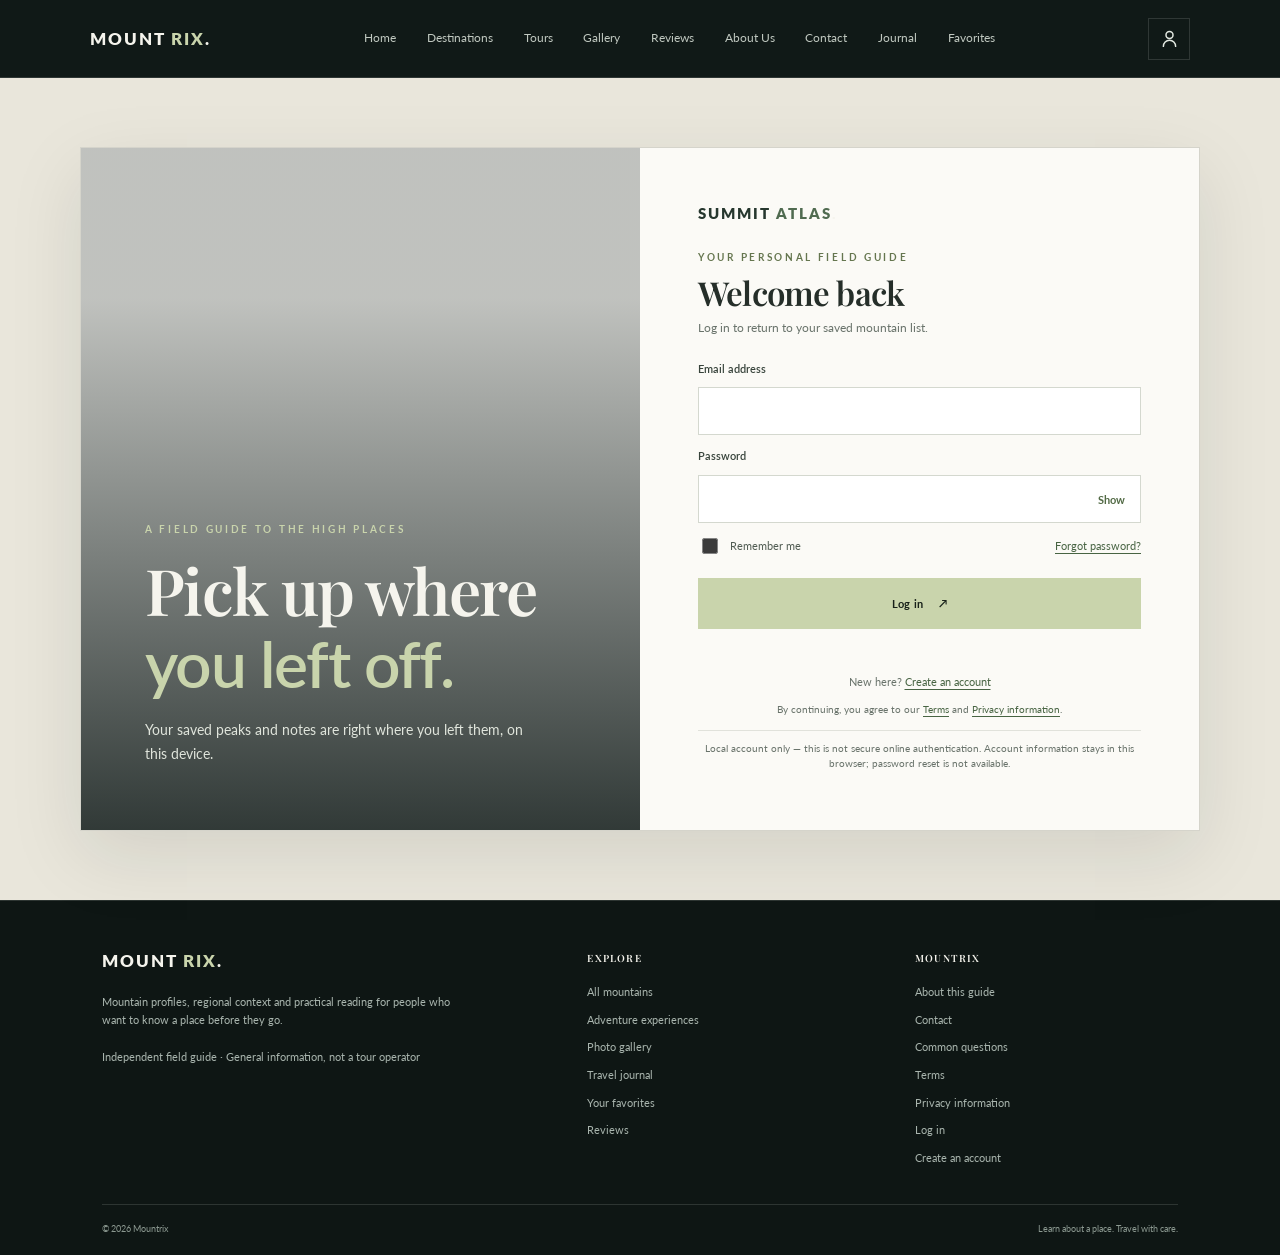
<file: login.html>
<!doctype html>
<html lang="en">
  <head>
    <meta charset="UTF-8" />
    <meta name="viewport" content="width=device-width, initial-scale=1.0" />
    <meta
      name="description"
      content="Log in to Mountrix and return to the mountain profiles you have saved on this device."
    />
    <title>Welcome Back | Mountrix</title>
    <link rel="preconnect" href="https://fonts.googleapis.com" />
    <link rel="preconnect" href="https://fonts.gstatic.com" crossorigin />
    <link
      href="https://fonts.googleapis.com/css2?family=Lato:wght@400;700&family=Playfair+Display:wght@400;500;600;700&display=swap"
      rel="stylesheet"
    />
    <link rel="stylesheet" href="style.css" />
    <script src="script.js" defer></script>
  </head>
  <body data-page="login">
    <header class="navbar"></header>
    <p class="site-status" id="siteStatus" role="status" aria-live="polite"></p>
    <main class="auth-page">
      <section class="auth-panel" aria-label="Mountrix login">
        <div class="auth-intro">
          <div class="auth-intro-copy">
            <p class="eyebrow">A FIELD GUIDE TO THE HIGH PLACES</p>
            <h1>Pick up where<br /><span>you left off.</span></h1>
            <p>
              Your saved peaks and notes are right where you left them, on this
              device.
            </p>
          </div>
        </div>
        <form class="auth-form" id="loginForm" method="post" novalidate>
          <a
            class="logo auth-logo"
            href="index.html"
            aria-label="Mountrix home"
            >SUMMIT<span>ATLAS</span><i>.</i></a
          >
          <p class="eyebrow">YOUR PERSONAL FIELD GUIDE</p>
          <h2>Welcome back</h2>
          <p class="auth-form-intro">
            Log in to return to your saved mountain list.
          </p>
          <label for="loginEmail">Email address</label>
          <input
            id="loginEmail"
            name="email"
            type="email"
            autocomplete="email"
            required
          />
          <label for="loginPassword">Password</label>
          <div class="password-field">
            <input
              id="loginPassword"
              name="password"
              type="password"
              autocomplete="current-password"
              required
            /><button
              type="button"
              class="password-toggle"
              data-toggle-password="loginPassword"
              aria-label="Show password"
            >
              Show
            </button>
          </div>
          <div class="login-options">
            <label class="check-row" for="rememberMe"
              ><input id="rememberMe" name="remember" type="checkbox" /><span
                >Remember me</span
              ></label
            >
            <a href="#forgot-password" id="forgotPassword">Forgot password?</a>
          </div>
          <button type="submit" class="btn btn-primary auth-submit">
            Log in <span aria-hidden="true">↗</span>
          </button>
          <p
            class="auth-message"
            id="authMessage"
            role="status"
            aria-live="polite"
          ></p>
          <p class="auth-switch">
            New here? <a href="sign-up.html">Create an account</a>
          </p>
          <p class="auth-legal">
            By continuing, you agree to our <a href="terms.html">Terms</a> and
            <a href="terms.html#privacy">Privacy information</a>.
          </p>
          <p class="auth-account-note">
            Local account only — this is not secure online authentication.
            Account information stays in this browser; password reset is not
            available.
          </p>
        </form>
      </section>
    </main>
    <footer class="footer"></footer>
  </body>
</html>
</file>
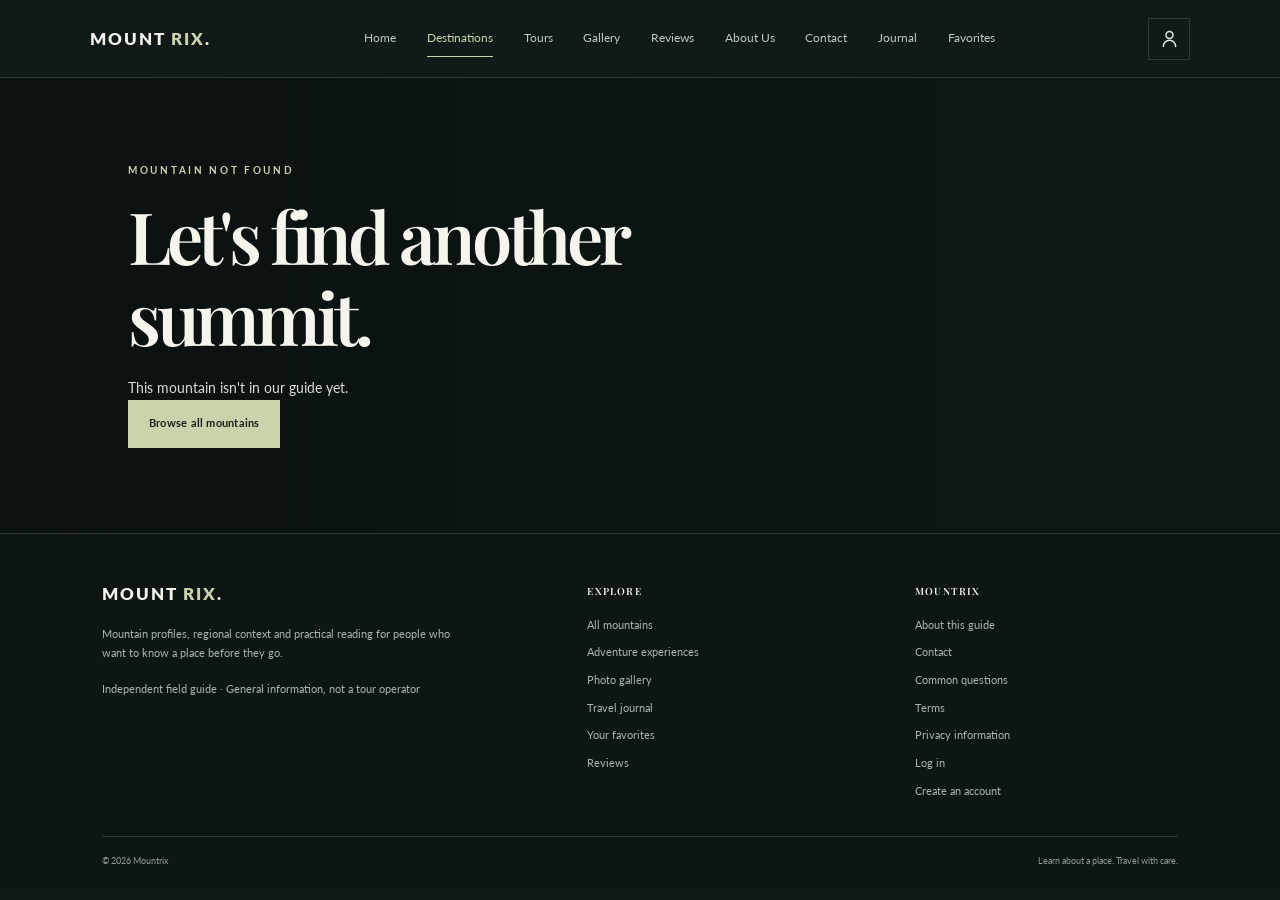
<file: mountain.html>
<!doctype html>
<html lang="en">
  <head>
    <meta charset="UTF-8" />
    <meta name="viewport" content="width=device-width, initial-scale=1.0" />
    <meta
      name="description"
      content="Explore detailed mountain profiles, geography, history, photographs and current weather with Mountrix."
    />
    <title>Mountain Profile | Mountrix</title>
    <link rel="preconnect" href="https://fonts.googleapis.com" />
    <link rel="preconnect" href="https://fonts.gstatic.com" crossorigin />
    <link
      href="https://fonts.googleapis.com/css2?family=Lato:wght@400;700&family=Playfair+Display:wght@400;500;600;700&display=swap"
      rel="stylesheet"
    />
    <link rel="stylesheet" href="style.css" />
    <script src="script.js" defer></script>
  </head>
  <body data-page="mountain">
    <header class="navbar"></header>
    <p class="site-status" id="siteStatus" role="status" aria-live="polite"></p>
    <main id="mountainDetail">
      <div class="loading-panel">Loading mountain profile…</div>
    </main>
    <footer class="footer"></footer>
  </body>
</html>
</file>
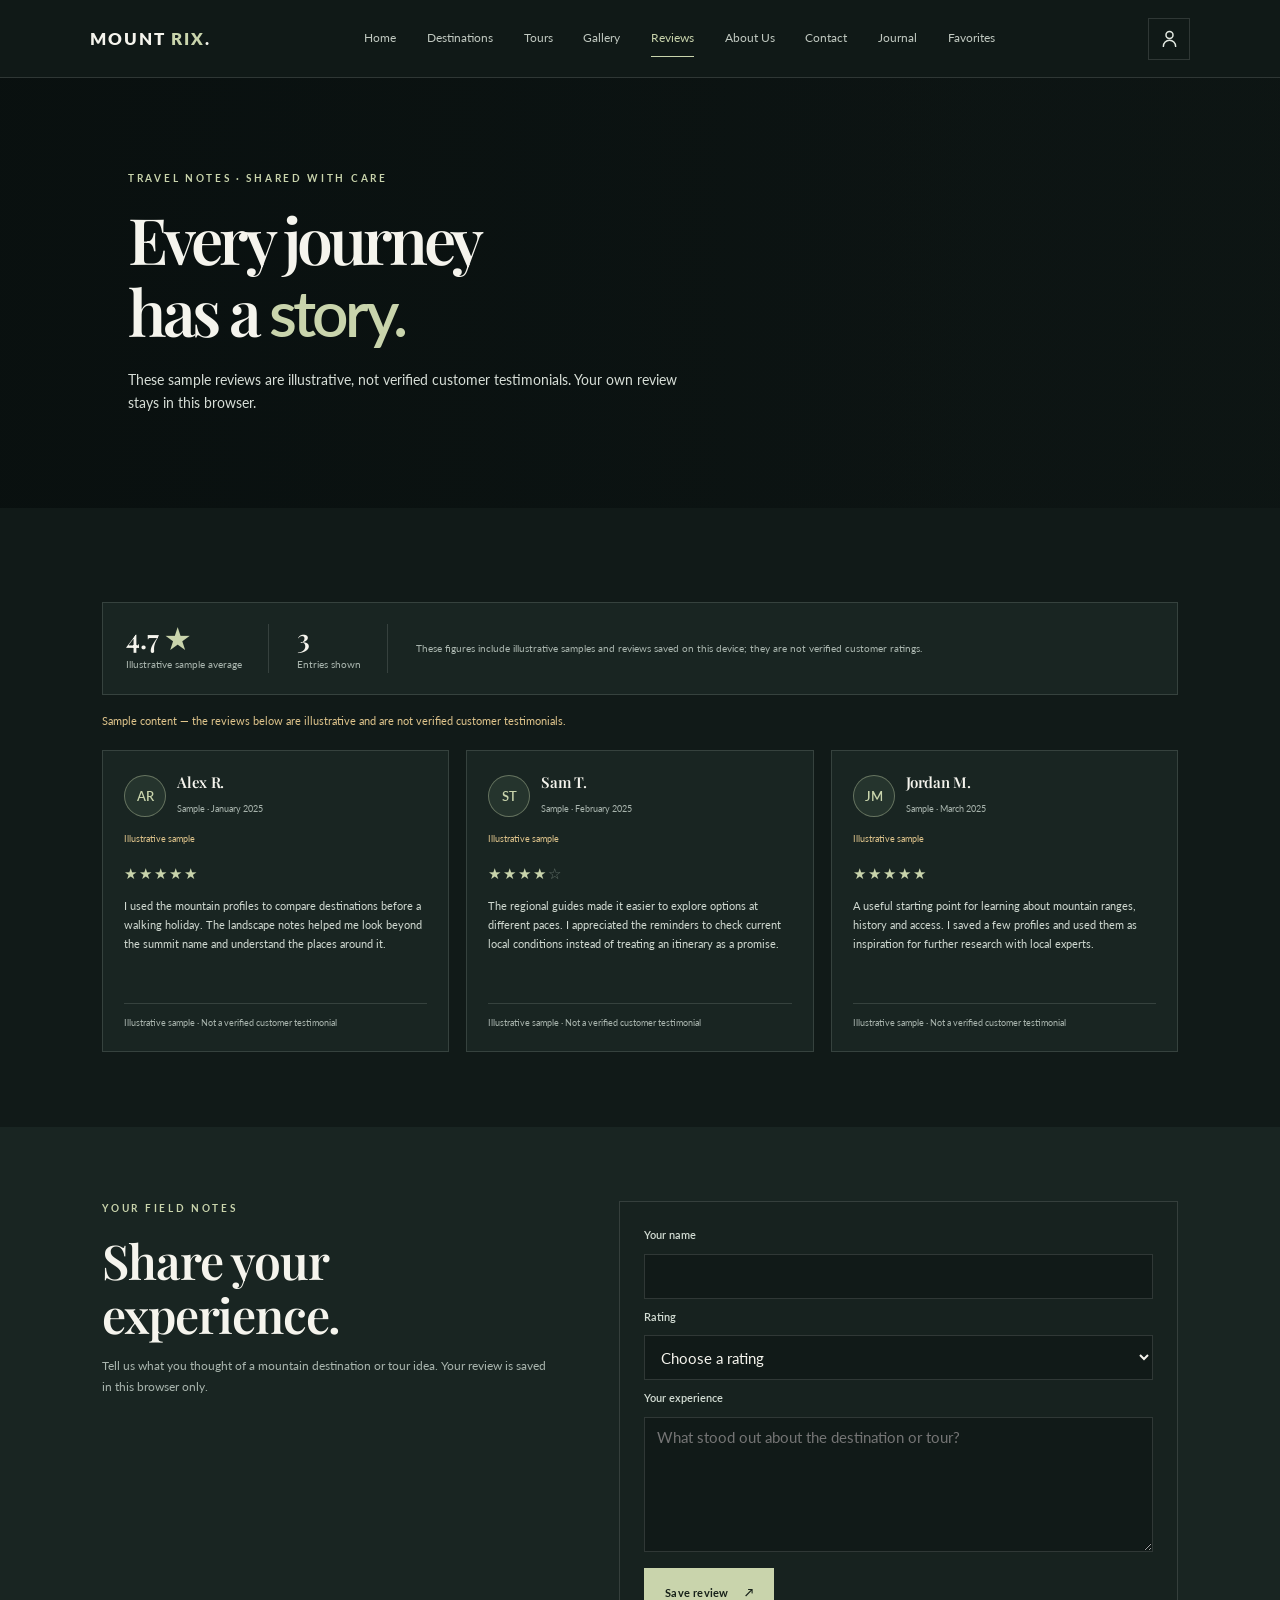
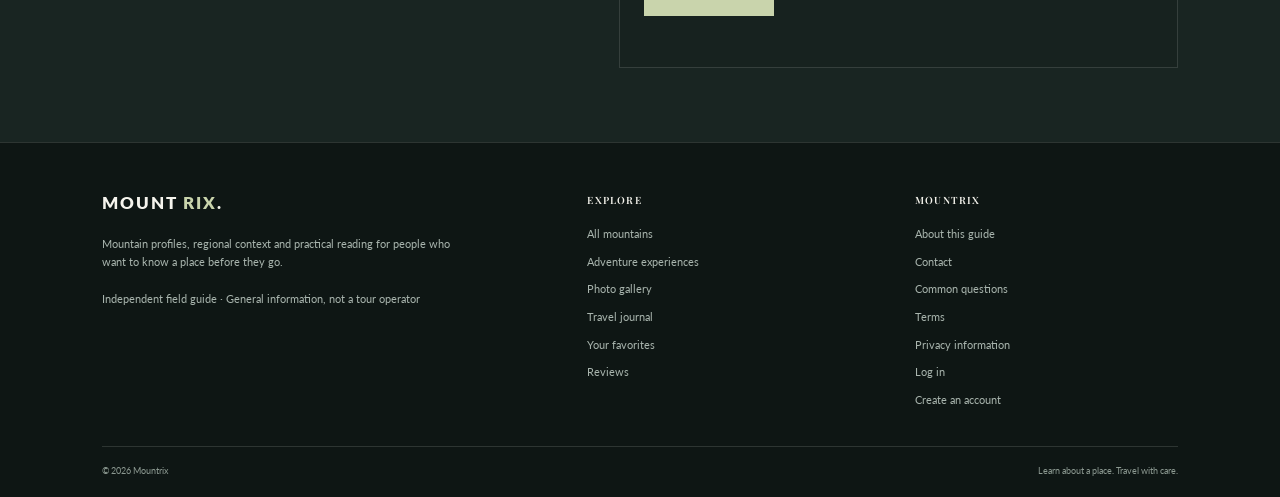
<file: reviews.html>
<!doctype html>
<html lang="en">
  <head>
    <meta charset="UTF-8" />
    <meta name="viewport" content="width=device-width, initial-scale=1.0" />
    <meta
      name="description"
      content="Read illustrative Mountrix sample reviews or leave feedback saved on this device."
    />
    <title>Reviews | Mountrix</title>
    <link rel="preconnect" href="https://fonts.googleapis.com" />
    <link rel="preconnect" href="https://fonts.gstatic.com" crossorigin />
    <link
      href="https://fonts.googleapis.com/css2?family=Lato:wght@400;700&family=Playfair+Display:wght@400;500;600;700&display=swap"
      rel="stylesheet"
    />
    <link rel="stylesheet" href="style.css" />
    <script src="script.js" defer></script>
  </head>
  <body data-page="reviews">
    <header class="navbar"></header>
    <p class="site-status" id="siteStatus" role="status" aria-live="polite"></p>
    <main>
      <section class="page-hero reviews-hero">
        <div class="reveal">
          <p class="eyebrow">TRAVEL NOTES · SHARED WITH CARE</p>
          <h1>Every journey<br />has a <span>story.</span></h1>
          <p>
            These sample reviews are illustrative, not verified customer
            testimonials. Your own review stays in this browser.
          </p>
        </div>
      </section>
      <section class="section reviews-section">
        <div class="review-summary" data-review-summary></div>
        <p class="sample-disclaimer">
          Sample content — the reviews below are illustrative and are not
          verified customer testimonials.
        </p>
        <div class="review-grid" id="reviewsGrid"></div>
      </section>
      <section class="review-form-section">
        <div class="review-form-copy">
          <p class="eyebrow">YOUR FIELD NOTES</p>
          <h2>Share your experience.</h2>
          <p>
            Tell us what you thought of a mountain destination or tour idea.
            Your review is saved in this browser only.
          </p>
        </div>
        <form class="review-form" id="reviewForm" method="post">
          <label for="reviewName">Your name</label>
          <input
            id="reviewName"
            name="name"
            type="text"
            autocomplete="name"
            minlength="2"
            maxlength="60"
            required
          />
          <label for="reviewRating">Rating</label>
          <select id="reviewRating" name="rating" required>
            <option value="">Choose a rating</option>
            <option value="5">5 — Excellent</option>
            <option value="4">4 — Very good</option>
            <option value="3">3 — Good</option>
            <option value="2">2 — Fair</option>
            <option value="1">1 — Needs improvement</option>
          </select>
          <label for="reviewMessage">Your experience</label>
          <textarea
            id="reviewMessage"
            name="message"
            rows="5"
            minlength="20"
            maxlength="1200"
            required
            placeholder="What stood out about the destination or tour?"
          ></textarea>
          <button type="submit" class="btn btn-primary">
            Save review <span aria-hidden="true">↗</span>
          </button>
          <p
            class="review-form-status"
            id="reviewFormStatus"
            role="status"
            aria-live="polite"
          ></p>
        </form>
      </section>
    </main>
    <footer class="footer"></footer>
  </body>
</html>
</file>
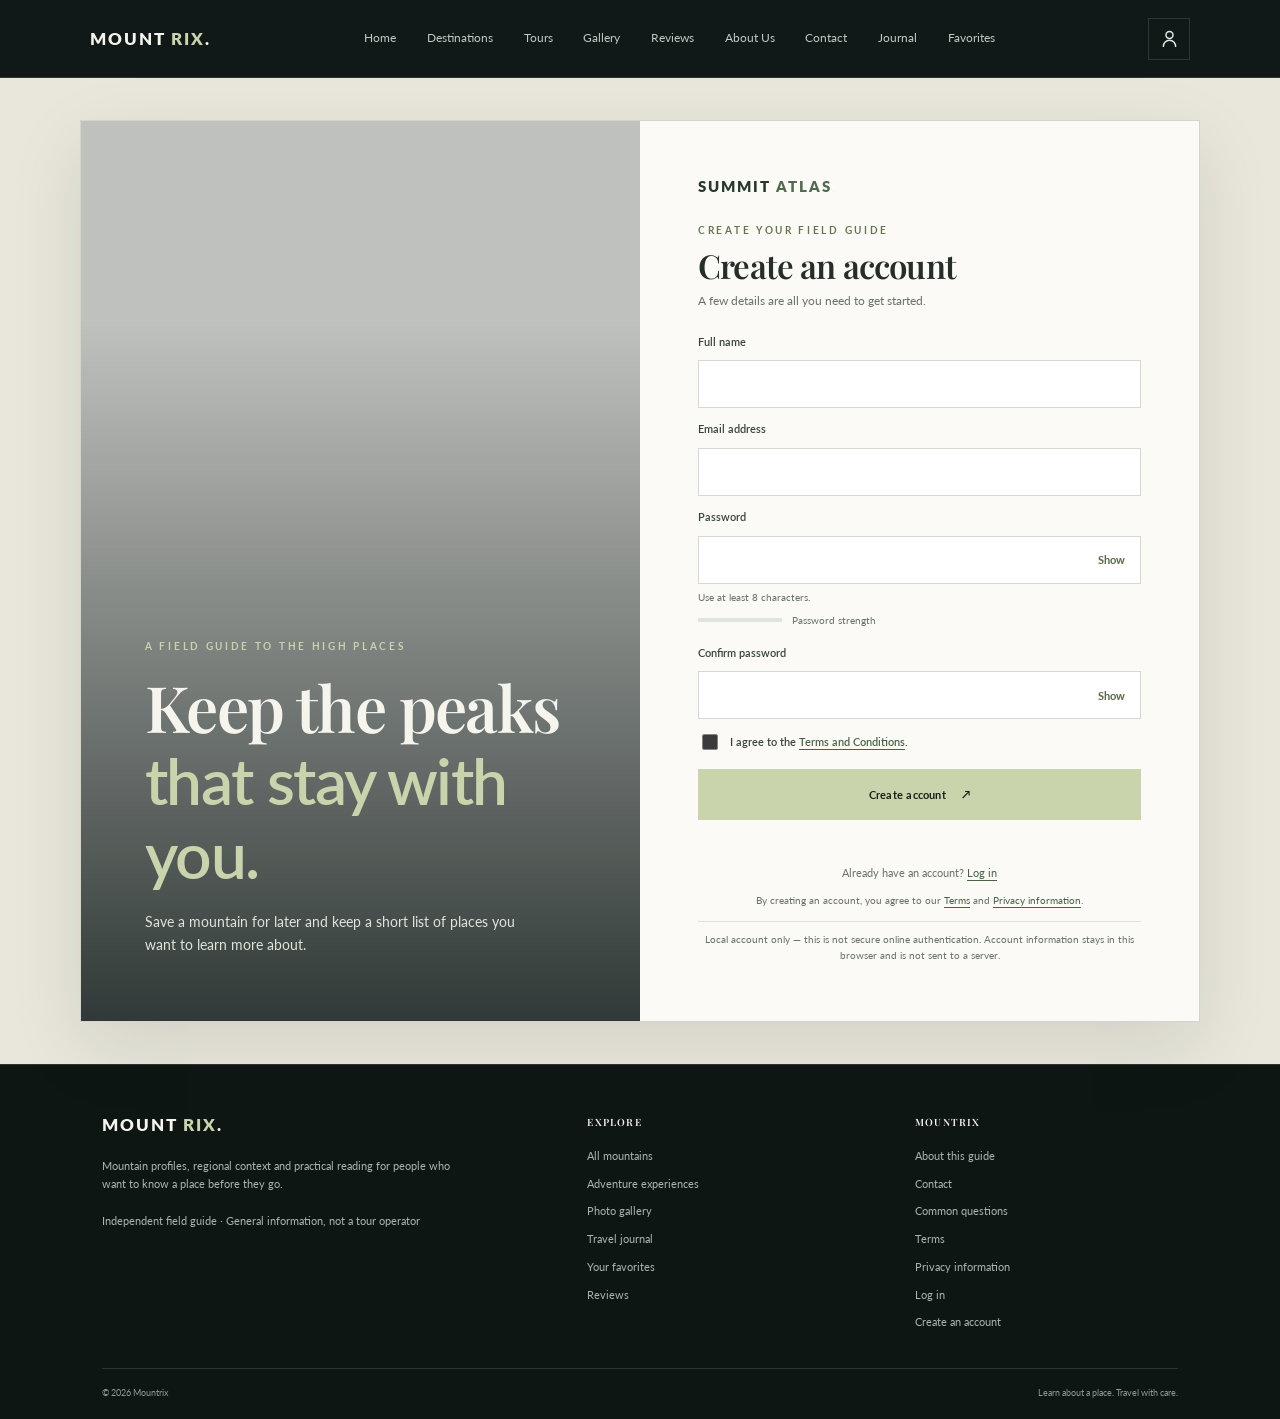
<file: sign-up.html>
<!doctype html>
<html lang="en">
  <head>
    <meta charset="UTF-8" />
    <meta name="viewport" content="width=device-width, initial-scale=1.0" />
    <meta
      name="description"
      content="Create a Mountrix account to keep your mountain favorites on this device."
    />
    <title>Create an Account | Mountrix</title>
    <link rel="preconnect" href="https://fonts.googleapis.com" />
    <link rel="preconnect" href="https://fonts.gstatic.com" crossorigin />
    <link
      href="https://fonts.googleapis.com/css2?family=Lato:wght@400;700&family=Playfair+Display:wght@400;500;600;700&display=swap"
      rel="stylesheet"
    />
    <link rel="stylesheet" href="style.css" />
    <script src="script.js" defer></script>
  </head>
  <body data-page="signup">
    <header class="navbar"></header>
    <p class="site-status" id="siteStatus" role="status" aria-live="polite"></p>
    <main class="auth-page">
      <section
        class="auth-panel"
        aria-label="Create a Mountrix account"
      >
        <div class="auth-intro">
          <div class="auth-intro-copy">
            <p class="eyebrow">A FIELD GUIDE TO THE HIGH PLACES</p>
            <h1>Keep the peaks<br /><span>that stay with you.</span></h1>
            <p>
              Save a mountain for later and keep a short list of places you want
              to learn more about.
            </p>
          </div>
        </div>
        <form class="auth-form" id="signupForm" method="post" novalidate>
          <a
            class="logo auth-logo"
            href="index.html"
            aria-label="Mountrix home"
            >SUMMIT<span>ATLAS</span><i>.</i></a
          >
          <p class="eyebrow">CREATE YOUR FIELD GUIDE</p>
          <h2>Create an account</h2>
          <p class="auth-form-intro">
            A few details are all you need to get started.
          </p>
          <label for="signupName">Full name</label>
          <input
            id="signupName"
            name="name"
            type="text"
            autocomplete="name"
            minlength="2"
            required
          />
          <label for="signupEmail">Email address</label>
          <input
            id="signupEmail"
            name="email"
            type="email"
            autocomplete="email"
            required
          />
          <label for="signupPassword">Password</label>
          <div class="password-field">
            <input
              id="signupPassword"
              name="password"
              type="password"
              autocomplete="new-password"
              minlength="8"
              required
              aria-describedby="passwordHint passwordStrength"
            /><button
              type="button"
              class="password-toggle"
              data-toggle-password="signupPassword"
              aria-label="Show password"
            >
              Show
            </button>
          </div>
          <small id="passwordHint" class="field-hint"
            >Use at least 8 characters.</small
          >
          <div
            class="password-strength"
            id="passwordStrength"
            role="progressbar"
            aria-label="Password strength"
            aria-valuemin="0"
            aria-valuemax="4"
            aria-valuenow="0"
          >
            <span class="password-strength-track" aria-hidden="true"
              ><i></i
            ></span>
            <span class="password-strength-label" aria-live="polite"
              >Password strength</span
            >
          </div>
          <label for="confirmPassword">Confirm password</label>
          <div class="password-field">
            <input
              id="confirmPassword"
              name="confirmPassword"
              type="password"
              autocomplete="new-password"
              minlength="8"
              required
            /><button
              type="button"
              class="password-toggle"
              data-toggle-password="confirmPassword"
              aria-label="Show confirm password"
            >
              Show
            </button>
          </div>
          <label class="check-row" for="signupTerms"
            ><input
              id="signupTerms"
              name="terms"
              type="checkbox"
              required
            /><span
              >I agree to the
              <a href="terms.html">Terms and Conditions</a>.</span
            ></label
          >
          <button type="submit" class="btn btn-primary auth-submit">
            Create account <span aria-hidden="true">↗</span>
          </button>
          <p
            class="auth-message"
            id="authMessage"
            role="status"
            aria-live="polite"
          ></p>
          <p class="auth-switch">
            Already have an account? <a href="login.html">Log in</a>
          </p>
          <p class="auth-legal">
            By creating an account, you agree to our
            <a href="terms.html">Terms</a> and
            <a href="terms.html#privacy">Privacy information</a>.
          </p>
          <p class="auth-account-note">
            Local account only — this is not secure online authentication.
            Account information stays in this browser and is not sent to a
            server.
          </p>
        </form>
      </section>
    </main>
    <footer class="footer"></footer>
  </body>
</html>
</file>
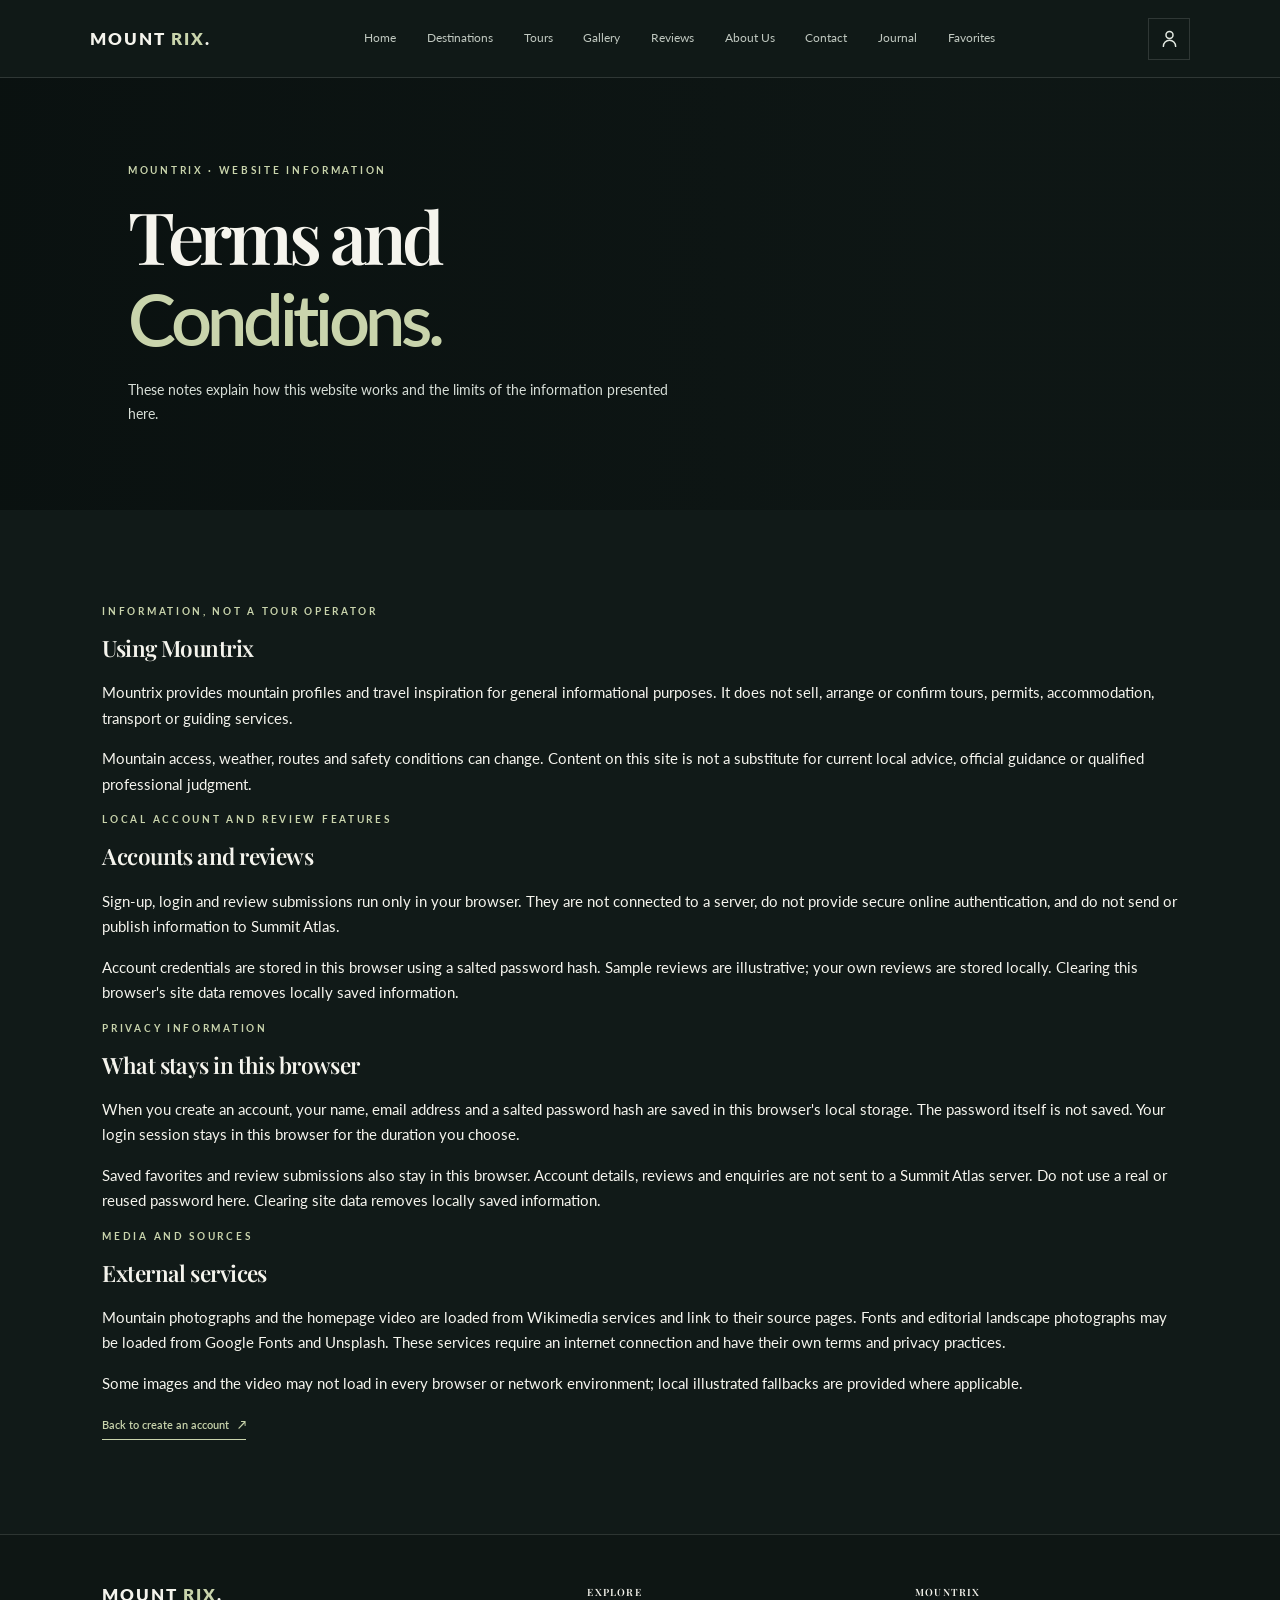
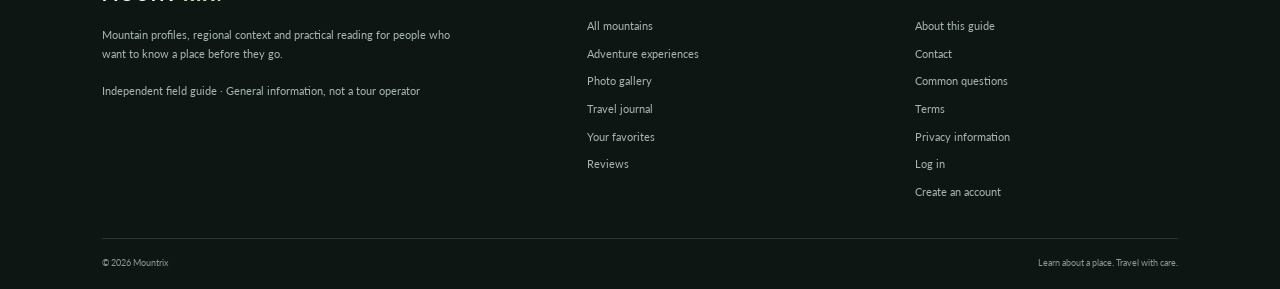
<file: terms.html>
<!doctype html>
<html lang="en">
  <head>
    <meta charset="UTF-8" />
    <meta name="viewport" content="width=device-width, initial-scale=1.0" />
    <meta
      name="description"
      content="Mountrix website and local account terms."
    />
    <title>Terms and Conditions | Mountrix</title>
    <link rel="preconnect" href="https://fonts.googleapis.com" />
    <link rel="preconnect" href="https://fonts.gstatic.com" crossorigin />
    <link
      href="https://fonts.googleapis.com/css2?family=Lato:wght@400;700&family=Playfair+Display:wght@400;500;600;700&display=swap"
      rel="stylesheet"
    />
    <link rel="stylesheet" href="style.css" />
    <script src="script.js" defer></script>
  </head>
  <body data-page="terms">
    <header class="navbar"></header>
    <p class="site-status" id="siteStatus" role="status" aria-live="polite"></p>
    <main>
      <section class="page-hero terms-hero">
        <div class="reveal">
          <p class="eyebrow">MOUNTRIX · WEBSITE INFORMATION</p>
          <h1>Terms and<br /><span>Conditions.</span></h1>
          <p>
            These notes explain how this website works and the limits of the
            information presented here.
          </p>
        </div>
      </section>
      <section class="section terms-content">
        <article>
          <p class="eyebrow">INFORMATION, NOT A TOUR OPERATOR</p>
          <h2>Using Mountrix</h2>
          <p>
            Mountrix provides mountain profiles and travel inspiration for
            general informational purposes. It does not sell, arrange or confirm
            tours, permits, accommodation, transport or guiding services.
          </p>
          <p>
            Mountain access, weather, routes and safety conditions can change.
            Content on this site is not a substitute for current local advice,
            official guidance or qualified professional judgment.
          </p>
        </article>
        <article>
          <p class="eyebrow">LOCAL ACCOUNT AND REVIEW FEATURES</p>
          <h2>Accounts and reviews</h2>
          <p>
            Sign-up, login and review submissions run only in your browser.
            They are not connected to a server, do not provide secure online
            authentication, and do not send or publish information to Summit
            Atlas.
          </p>
          <p>
            Account credentials are stored in this browser using a salted
            password hash. Sample reviews are illustrative; your own reviews
            are stored locally. Clearing this browser's site data removes
            locally saved information.
          </p>
        </article>
        <article id="privacy">
          <p class="eyebrow">PRIVACY INFORMATION</p>
          <h2>What stays in this browser</h2>
          <p>
            When you create an account, your name, email address and a salted
            password hash are saved in this browser's local storage. The
            password itself is not saved. Your login session stays in this
            browser for the duration you choose.
          </p>
          <p>
            Saved favorites and review submissions also stay in this browser.
            Account details, reviews and enquiries are not sent to a Summit
            Atlas server. Do not use a real or reused password here. Clearing
            site data removes locally saved information.
          </p>
        </article>
        <article>
          <p class="eyebrow">MEDIA AND SOURCES</p>
          <h2>External services</h2>
          <p>
            Mountain photographs and the homepage video are loaded from
            Wikimedia services and link to their source pages. Fonts and
            editorial landscape photographs may be loaded from Google Fonts and
            Unsplash. These services require an internet connection and have
            their own terms and privacy practices.
          </p>
          <p>
            Some images and the video may not load in every browser or network
            environment; local illustrated fallbacks are provided where
            applicable.
          </p>
        </article>
        <a class="text-link" href="sign-up.html"
          >Back to create an account <span aria-hidden="true">↗</span></a
        >
      </section>
    </main>
    <footer class="footer"></footer>
  </body>
</html>
</file>
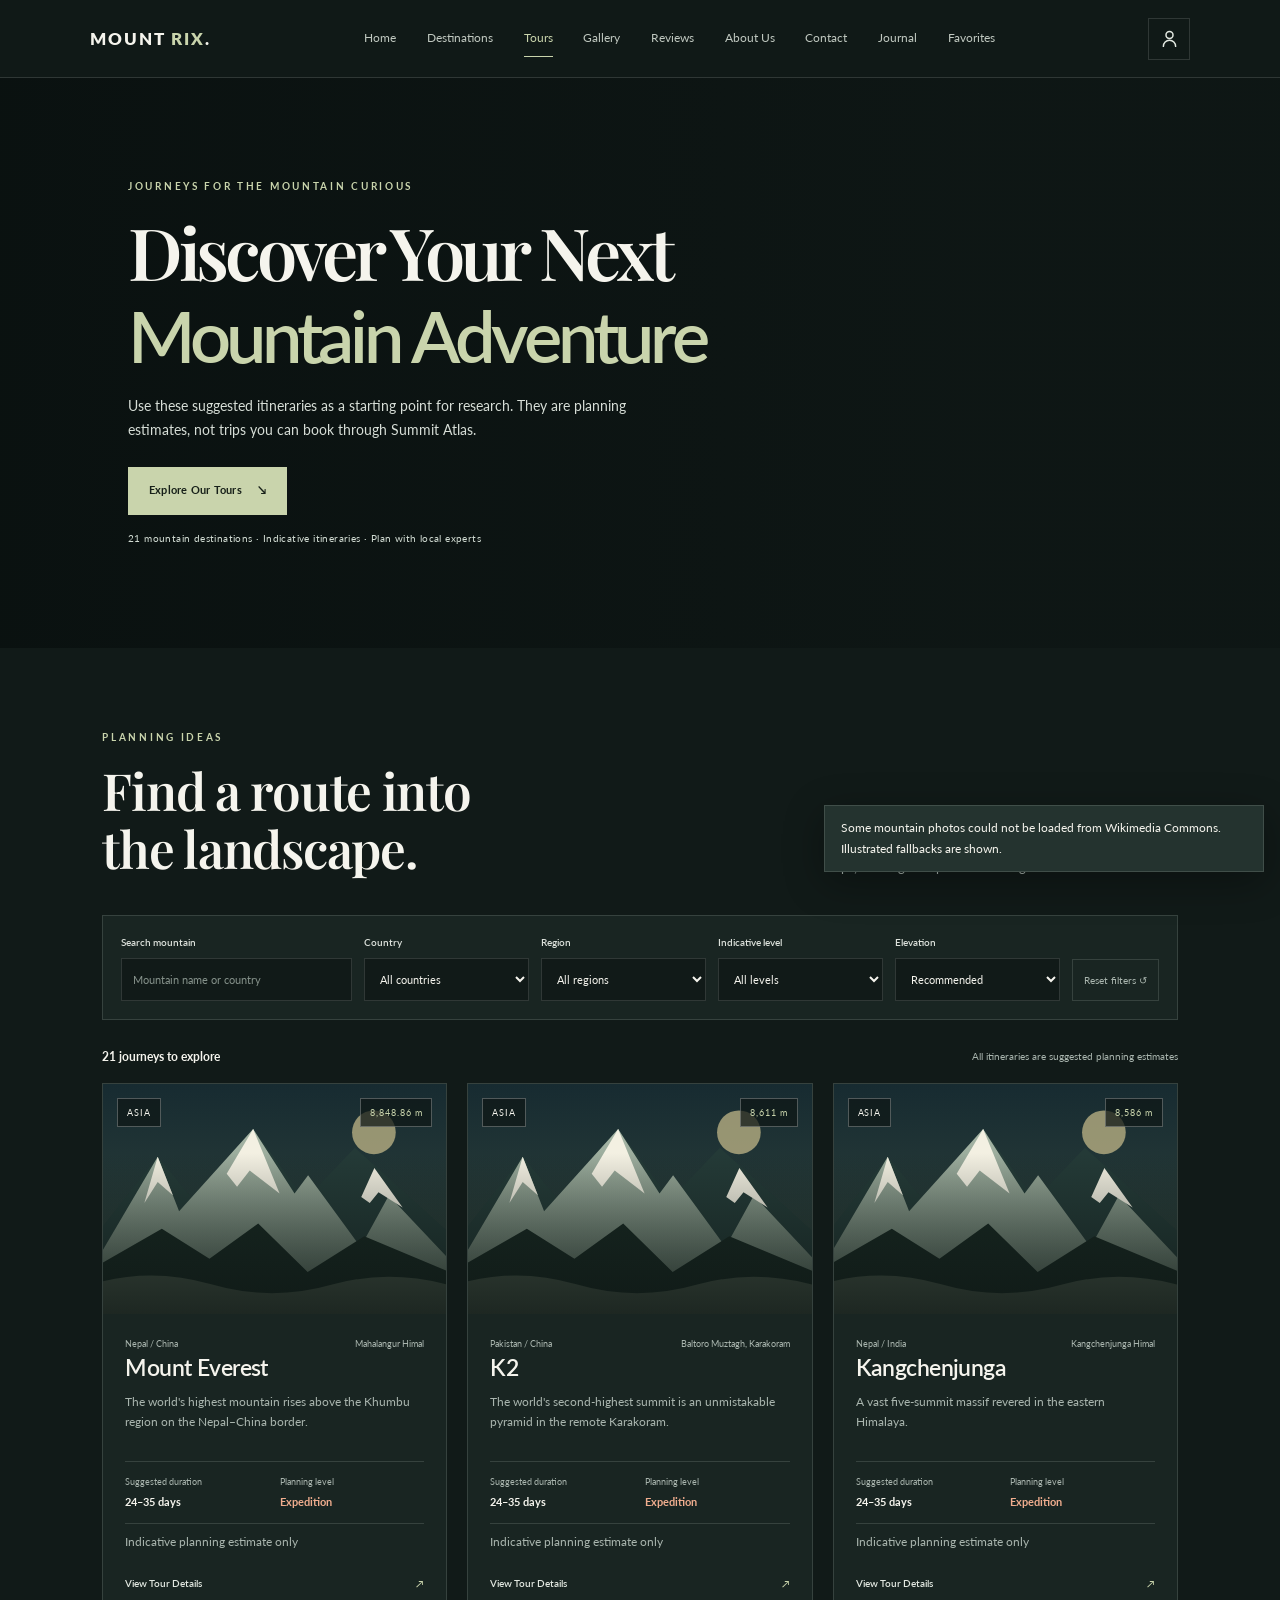
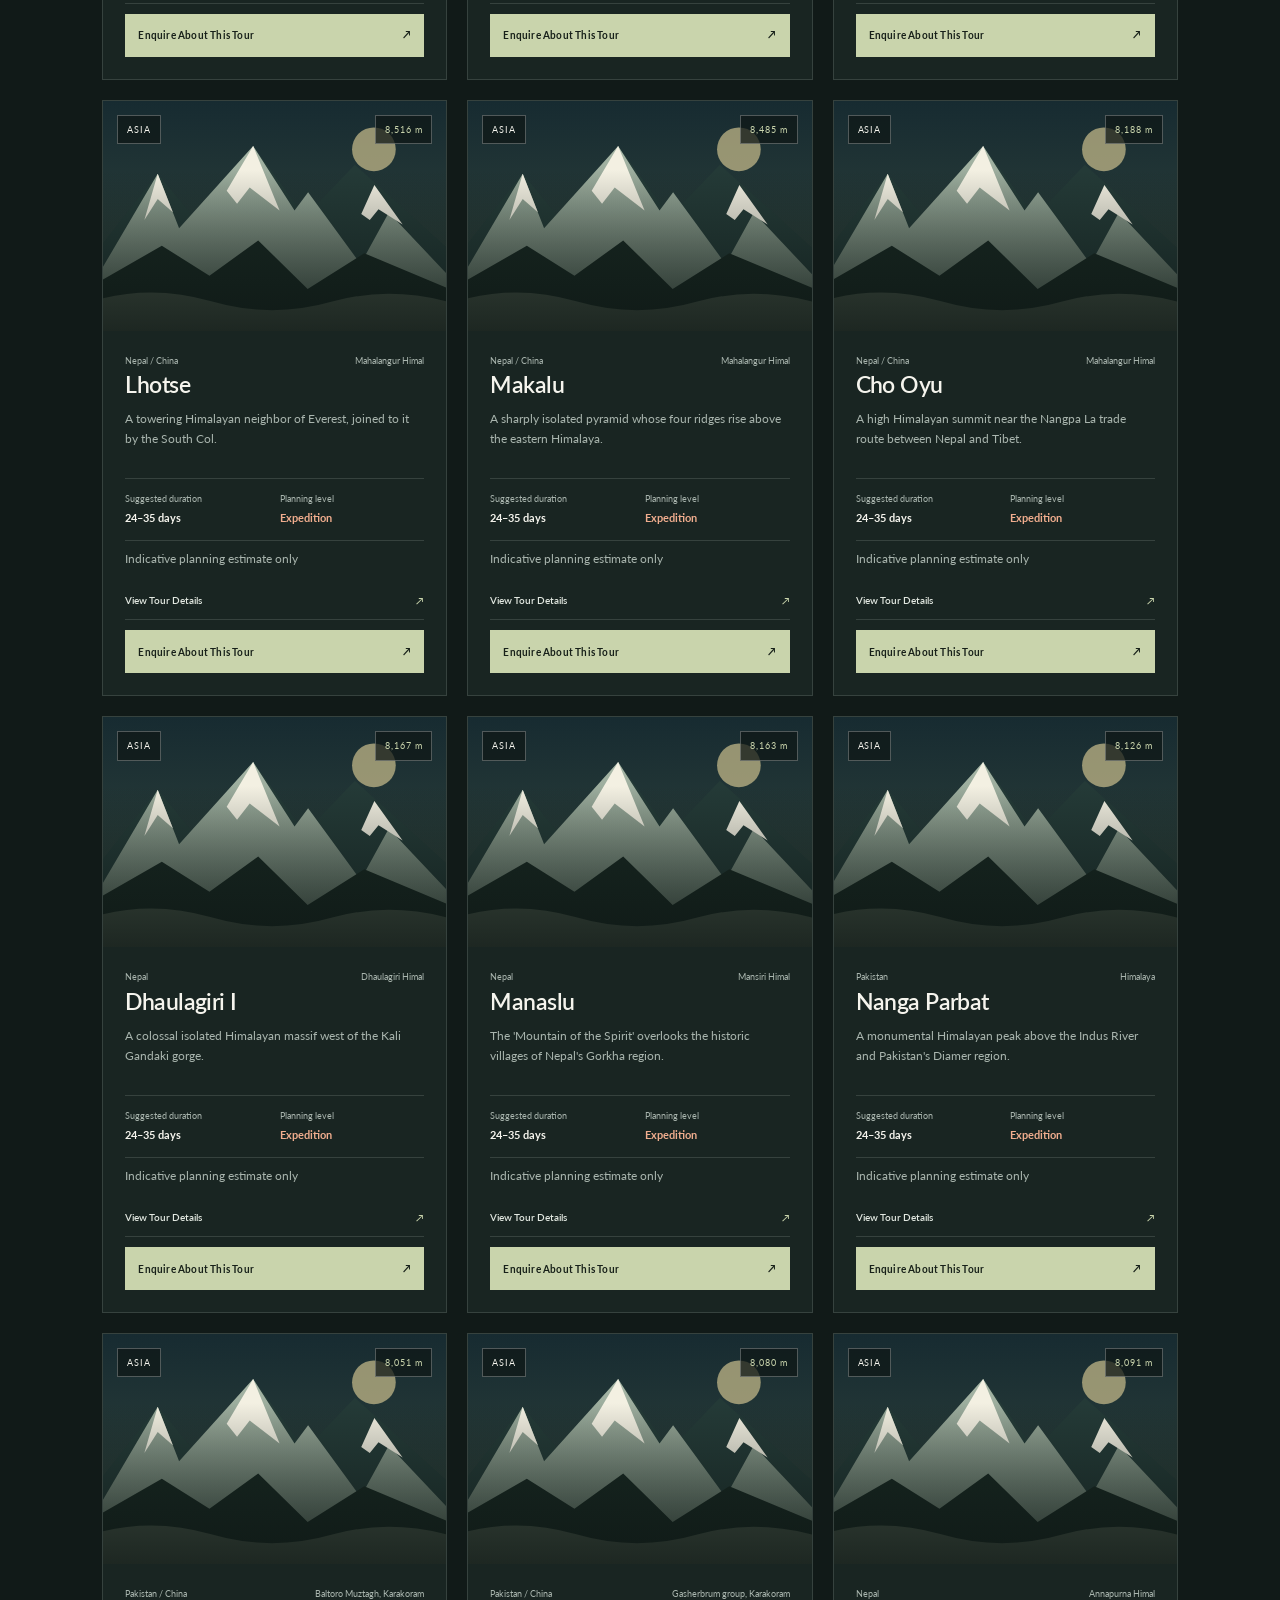
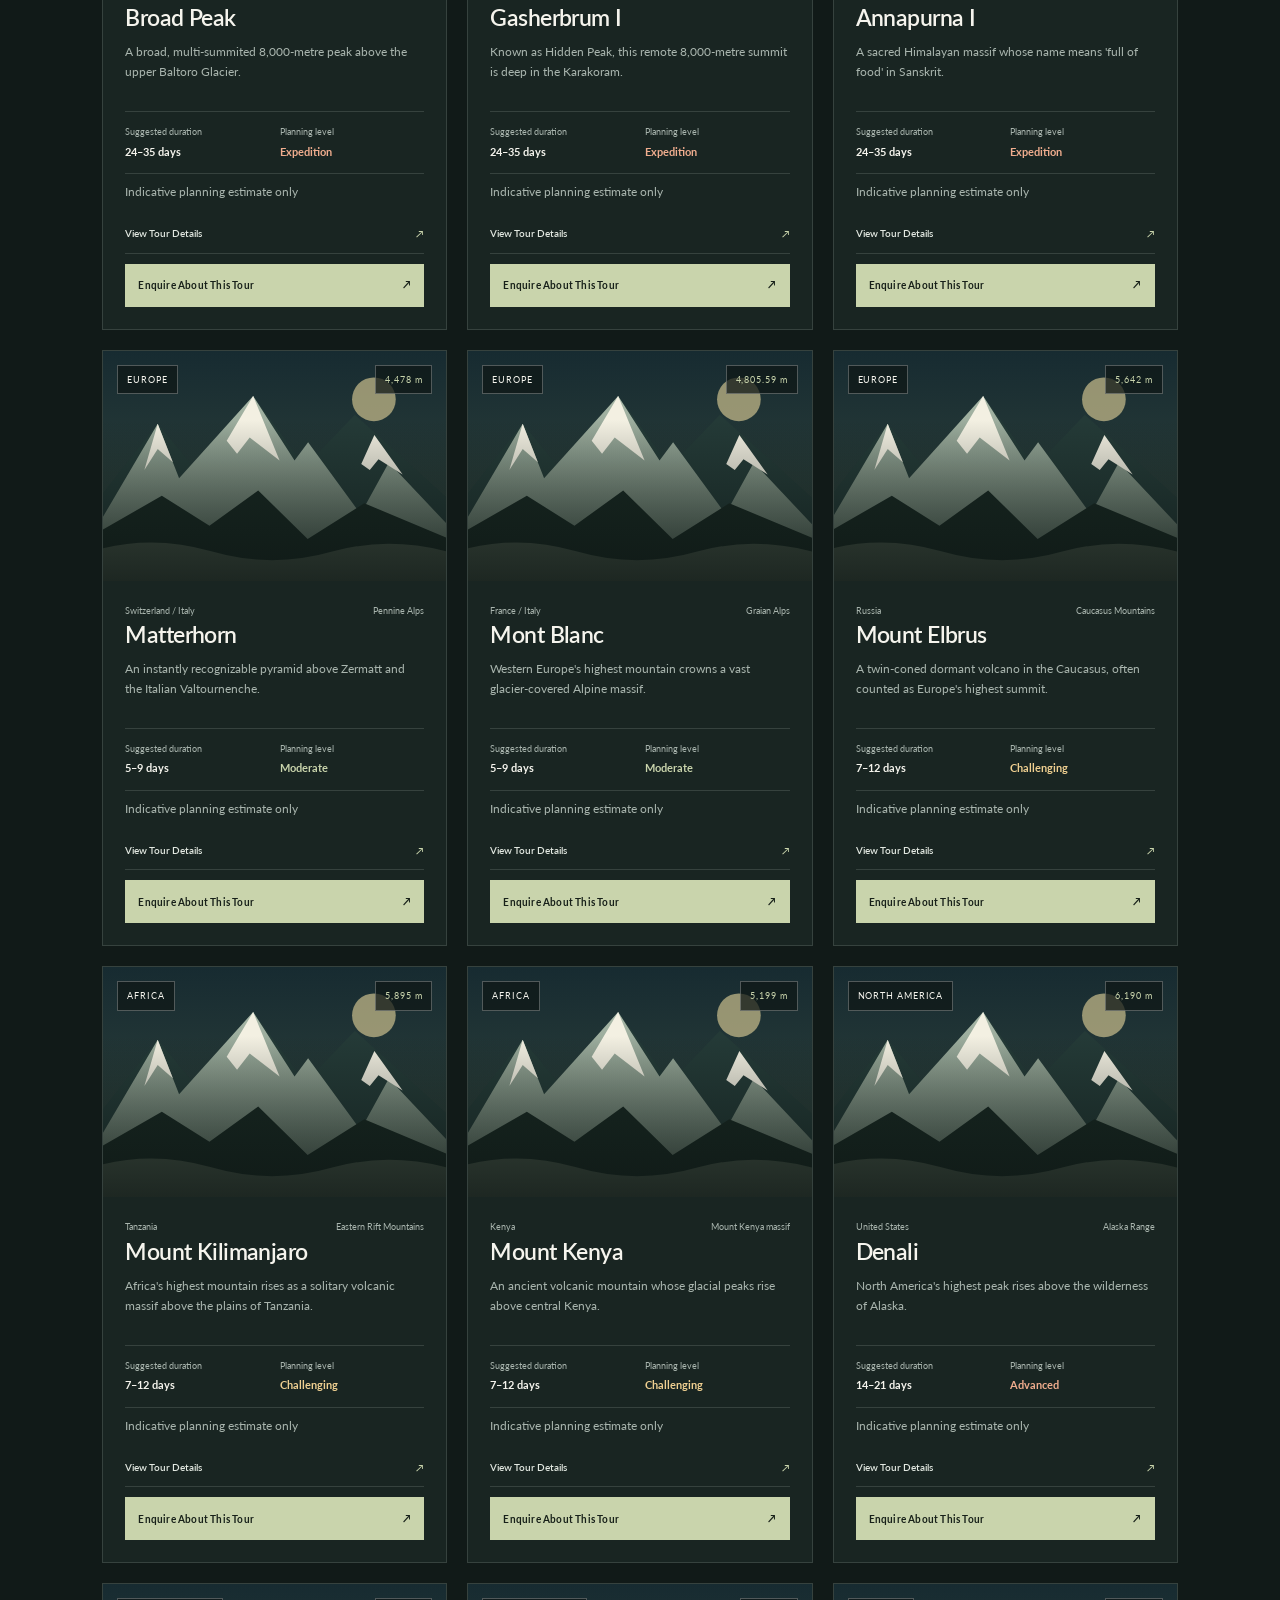
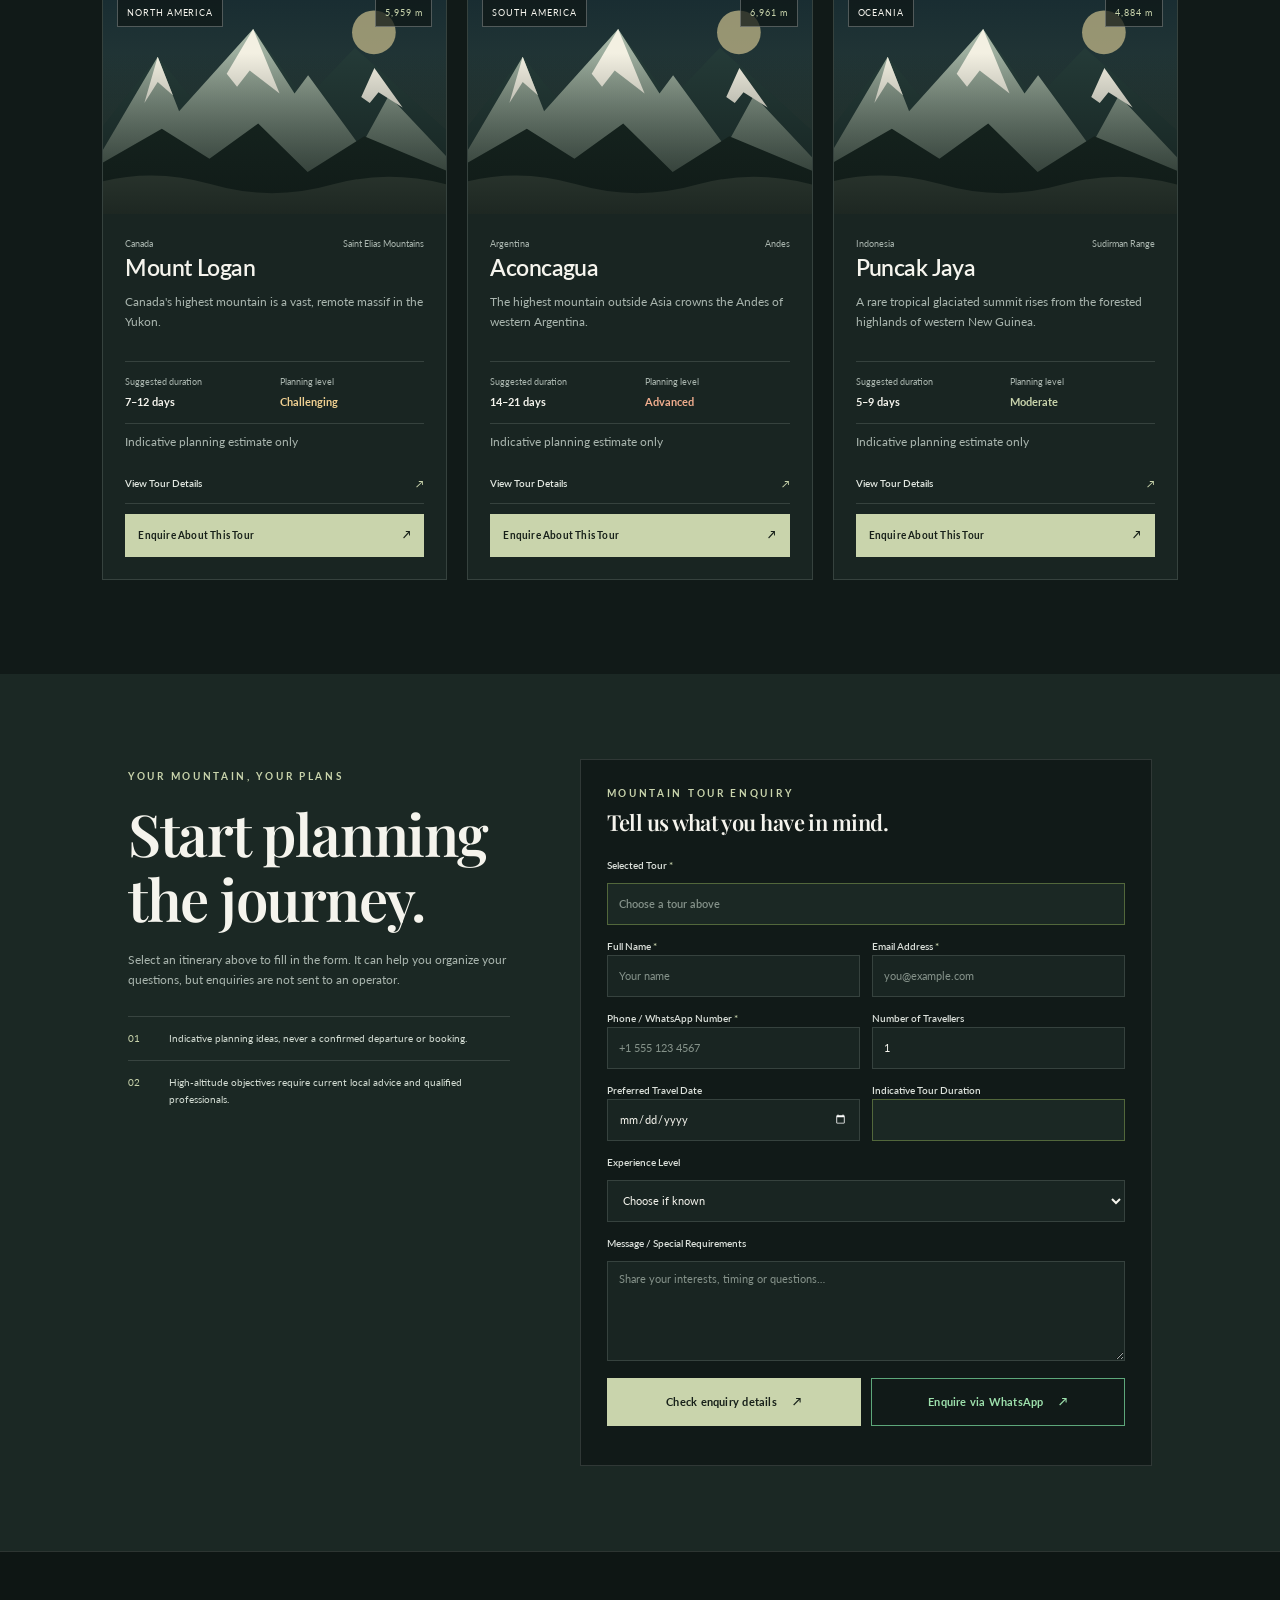
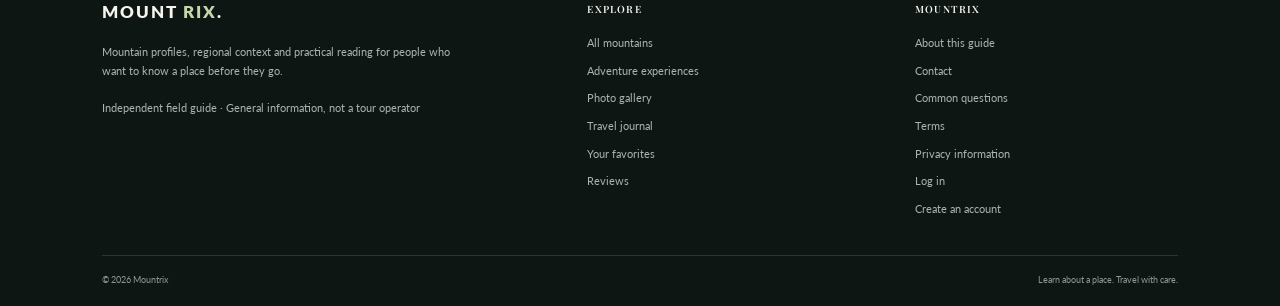
<file: tours.html>
<!doctype html>
<html lang="en">
  <head>
    <meta charset="UTF-8" />
    <meta name="viewport" content="width=device-width, initial-scale=1.0" />
    <meta
      name="description"
      content="Explore indicative mountain journeys across the same 21 mountain destinations featured in the Mountrix field guide."
    />
    <meta name="theme-color" content="#111a18" />
    <title>Mountain Tours &amp; Adventure Ideas | Mountrix</title>
    <link rel="preconnect" href="https://fonts.googleapis.com" />
    <link rel="preconnect" href="https://fonts.gstatic.com" crossorigin />
    <link
      href="https://fonts.googleapis.com/css2?family=Lato:wght@400;700&family=Playfair+Display:wght@400;500;600;700&display=swap"
      rel="stylesheet"
    />
    <link rel="stylesheet" href="style.css" />
    <script src="script.js" defer></script>
  </head>
  <body data-page="tours">
    <header class="navbar"></header>
    <p class="site-status" id="siteStatus" role="status" aria-live="polite"></p>
    <main>
      <section class="page-hero tours-hero">
        <div class="reveal">
          <p class="eyebrow">JOURNEYS FOR THE MOUNTAIN CURIOUS</p>
          <h1>Discover Your Next<br /><span>Mountain Adventure</span></h1>
          <p>
            Use these suggested itineraries as a starting point for research.
            They are planning estimates, not trips you can book through Summit
            Atlas.
          </p>
          <a class="btn btn-primary tours-hero-cta" href="#tourCollection"
            >Explore Our Tours <span aria-hidden="true">↘</span></a
          >
          <p class="tour-hero-note">
            21 mountain destinations · Indicative itineraries · Plan with local
            experts
          </p>
        </div>
      </section>

      <section class="section tour-collection" id="tourCollection">
        <div class="section-heading reveal">
          <div>
            <p class="eyebrow">PLANNING IDEAS</p>
            <h2>Find a route into<br />the landscape.</h2>
          </div>
          <p class="section-intro">
            Browse planning ideas for every mountain in our destinations guide.
            Durations and difficulty are estimates—not confirmed trips, bookings
            or operator offerings.
          </p>
        </div>
        <form
          class="filter-panel tour-filter-panel"
          id="tourFilters"
          role="search"
        >
          <div class="filter-field filter-search">
            <label for="tourSearch">Search mountain</label
            ><input
              id="tourSearch"
              name="q"
              type="search"
              placeholder="Mountain name or country"
              autocomplete="off"
            />
          </div>
          <div class="filter-field">
            <label for="tourCountry">Country</label
            ><select id="tourCountry" name="country">
              <option value="">All countries</option>
            </select>
          </div>
          <div class="filter-field">
            <label for="tourRegion">Region</label
            ><select id="tourRegion" name="region">
              <option value="">All regions</option>
            </select>
          </div>
          <div class="filter-field">
            <label for="tourDifficulty">Indicative level</label
            ><select id="tourDifficulty" name="difficulty">
              <option value="">All levels</option>
            </select>
          </div>
          <div class="filter-field">
            <label for="tourSort">Elevation</label
            ><select id="tourSort" name="sort">
              <option value="">Recommended</option>
              <option value="high">Highest first</option>
              <option value="low">Lowest first</option>
            </select>
          </div>
          <button class="filter-reset" type="reset">
            Reset filters <span aria-hidden="true">↺</span>
          </button>
        </form>
        <div class="results-bar">
          <p id="tourResultCount" aria-live="polite">Loading journeys…</p>
          <span>All itineraries are suggested planning estimates</span>
        </div>
        <div class="tour-grid tour-results" id="tourResults" aria-live="polite">
          <p class="loading-note">Opening the mountain tour collection…</p>
        </div>
      </section>

      <section
        class="tour-detail-section section"
        id="tourDetail"
        hidden
        aria-live="polite"
      ></section>

      <section class="tour-enquiry-section" id="tourEnquiry">
        <div class="tour-enquiry-intro">
          <p class="eyebrow">YOUR MOUNTAIN, YOUR PLANS</p>
          <h2>Start planning<br />the journey.</h2>
          <p>
            Select an itinerary above to fill in the form. It can help you
            organize your questions, but enquiries are not sent to an operator.
          </p>
          <div class="enquiry-promise">
            <span aria-hidden="true">01</span>
            <p>
              Indicative planning ideas, never a confirmed departure or booking.
            </p>
          </div>
          <div class="enquiry-promise">
            <span aria-hidden="true">02</span>
            <p>
              High-altitude objectives require current local advice and
              qualified professionals.
            </p>
          </div>
        </div>
        <form class="tour-enquiry-form" id="tourEnquiryForm" method="post">
          <div class="tour-form-heading">
            <p class="eyebrow">MOUNTAIN TOUR ENQUIRY</p>
            <h3>Tell us what you have in mind.</h3>
          </div>
          <input type="hidden" name="tourId" />
          <label for="selectedTour"
            >Selected Tour <span aria-hidden="true">*</span></label
          >
          <input
            id="selectedTour"
            name="selectedTour"
            type="text"
            placeholder="Choose a tour above"
            required
            readonly
          />
          <div class="tour-form-row">
            <div>
              <label for="travellerName"
                >Full Name <span aria-hidden="true">*</span></label
              ><input
                id="travellerName"
                name="fullName"
                type="text"
                autocomplete="name"
                minlength="2"
                placeholder="Your name"
                required
              />
            </div>
            <div>
              <label for="travellerEmail"
                >Email Address <span aria-hidden="true">*</span></label
              ><input
                id="travellerEmail"
                name="email"
                type="email"
                autocomplete="email"
                placeholder="you@example.com"
                required
              />
            </div>
          </div>
          <div class="tour-form-row">
            <div>
              <label for="travellerPhone"
                >Phone / WhatsApp Number
                <span aria-hidden="true">*</span></label
              ><input
                id="travellerPhone"
                name="phone"
                type="tel"
                autocomplete="tel"
                inputmode="tel"
                pattern="[+]?[0-9][0-9 ().-]{6,19}"
                title="Enter a phone number with at least 7 digits. You may include +, spaces, parentheses, dots or hyphens."
                placeholder="+1 555 123 4567"
                required
              />
            </div>
            <div>
              <label for="travellerCount">Number of Travellers</label
              ><input
                id="travellerCount"
                name="travellers"
                type="number"
                min="1"
                max="50"
                step="1"
                value="1"
                required
              />
            </div>
          </div>
          <div class="tour-form-row">
            <div>
              <label for="travelDate">Preferred Travel Date</label
              ><input id="travelDate" name="preferredDate" type="date" />
            </div>
            <div>
              <label for="tourDuration">Indicative Tour Duration</label
              ><input id="tourDuration" name="duration" type="text" readonly />
            </div>
          </div>
          <label for="experienceLevel">Experience Level</label>
          <select id="experienceLevel" name="experienceLevel">
            <option value="">Choose if known</option>
            <option>First mountain journey</option>
            <option>Some hiking experience</option>
            <option>Regular trekker</option>
            <option>Experienced mountaineer</option>
          </select>
          <label for="tourMessage">Message / Special Requirements</label>
          <textarea
            id="tourMessage"
            name="message"
            rows="4"
            maxlength="1500"
            placeholder="Share your interests, timing or questions…"
          ></textarea>
          <div class="tour-form-actions">
            <button type="submit" class="btn btn-primary">
              Check enquiry details <span aria-hidden="true">↗</span>
            </button>
            <button
              type="button"
              class="btn btn-whatsapp"
              data-whatsapp-enquiry
            >
              Enquire via WhatsApp <span aria-hidden="true">↗</span>
            </button>
          </div>
          <p
            class="tour-enquiry-status"
            data-enquiry-status
            role="status"
            aria-live="polite"
          ></p>
        </form>
      </section>
    </main>
    <footer class="footer"></footer>
  </body>
</html>
</file>
<file: style.css>
:root {
  color-scheme: dark;
  --bg: #111a18;
  --surface: #192522;
  --surface-soft: #202e29;
  --text: #f5f4ed;
  --muted: #a9b5ae;
  --accent: #c9d4ac;
  --line: rgba(232, 241, 233, 0.14);
  --font-heading: "Playfair Display", serif;
  --font-body: "Lato", sans-serif;
}

* {
  box-sizing: border-box;
}
html {
  scroll-behavior: smooth;
  scroll-padding-top: 85px;
}
body {
  margin: 0;
  background: var(--bg);
  color: var(--text);
  font: 400 15px/1.7 var(--font-body);
}
body,
button,
input,
select,
textarea {
  font-family: var(--font-body);
}
button,
input,
select,
textarea {
  font-size: inherit;
}
button,
a {
  -webkit-tap-highlight-color: transparent;
}
a {
  color: inherit;
  text-decoration: none;
}
img {
  display: block;
  width: 100%;
  object-fit: cover;
}
button {
  color: inherit;
}
::selection {
  color: #141a12;
  background: var(--accent);
}
:focus-visible {
  outline: 2px solid var(--accent);
  outline-offset: 4px;
}

.navbar {
  position: sticky;
  z-index: 20;
  top: 0;
  display: flex;
  min-height: 78px;
  align-items: center;
  justify-content: space-between;
  gap: 30px;
  padding: 0 7%;
  border-bottom: 1px solid var(--line);
  background: rgba(17, 26, 24, 0.97);
}
.logo {
  display: inline-flex;
  align-items: center;
  white-space: nowrap;
  font: 800 17px/1 var(--font-body);
  letter-spacing: 2px;
}
.logo span {
  margin-left: 5px;
  color: var(--accent);
}
.logo i {
  color: var(--text);
  font-style: normal;
}
.nav-links {
  display: flex;
  align-items: center;
  gap: clamp(16px, 2.4vw, 35px);
}
.nav-links a {
  position: relative;
  padding: 9px 0;
  color: #c0c8c0;
  font-size: 12px;
  transition: color 0.2s ease;
}
.nav-links a::after {
  position: absolute;
  right: 0;
  bottom: 1px;
  left: 0;
  height: 1px;
  background: var(--accent);
  content: "";
  transform: scaleX(0);
  transform-origin: left;
  transition: transform 0.2s ease;
}
.nav-links a:hover,
.nav-links a.active {
  color: var(--accent);
}
.nav-links a.active::after,
.nav-links a:hover::after {
  transform: scaleX(1);
}
.nav-actions {
  display: flex;
  flex: 0 0 auto;
  align-items: center;
  gap: 10px;
}
.menu-toggle {
  display: none;
  width: 44px;
  height: 44px;
  padding: 11px;
  border: 1px solid var(--line);
  background: transparent;
  cursor: pointer;
}
.menu-toggle span {
  display: block;
  height: 1px;
  margin: 5px 0;
  background: var(--text);
}
.account-menu {
  position: relative;
  flex: 0 0 auto;
}
.account-toggle {
  display: grid;
  width: 42px;
  height: 42px;
  place-items: center;
  padding: 9px;
  border: 1px solid var(--line);
  background: transparent;
  color: #e2e8e1;
  cursor: pointer;
  transition:
    border-color 0.2s ease,
    color 0.2s ease,
    background 0.2s ease;
}
.account-toggle:hover,
.account-toggle[aria-expanded="true"] {
  border-color: var(--accent);
  background: #ffffff09;
  color: var(--accent);
}
.account-toggle svg {
  width: 21px;
  height: 21px;
}
.account-dropdown {
  position: absolute;
  z-index: 30;
  top: calc(100% + 11px);
  right: 0;
  width: 248px;
  padding: 8px;
  border: 1px solid #e0e2d9;
  background: #fbfaf6;
  box-shadow: 0 15px 38px #09110f38;
  color: #28332d;
}
.account-dropdown[hidden] {
  display: none;
}
.account-dropdown.is-open {
  animation: account-menu-in 0.16s ease-out both;
}
@keyframes account-menu-in {
  from {
    opacity: 0;
    transform: translateY(-5px);
  }
  to {
    opacity: 1;
    transform: translateY(0);
  }
}
.account-dropdown a,
.account-dropdown button {
  display: flex;
  width: 100%;
  min-height: 43px;
  align-items: center;
  padding: 10px 12px;
  border: 0;
  background: transparent;
  color: #344139;
  font: 400 13px/1.4 var(--font-body);
  text-align: left;
  cursor: pointer;
}
.account-dropdown a:hover,
.account-dropdown button:hover {
  background: #eef0e9;
  color: #253c2c;
}
.account-dropdown a:focus-visible,
.account-dropdown button:focus-visible {
  outline: 2px solid #748761;
  outline-offset: -2px;
}
.account-greeting {
  margin: 7px 12px 0;
  color: #748075;
  font-size: 10px;
}
.account-name {
  overflow: hidden;
  margin: 0 12px 7px;
  color: #2d392f;
  font: 600 18px/1.3 var(--font-heading);
  text-overflow: ellipsis;
  white-space: nowrap;
}
.account-dropdown a + button,
.account-dropdown a:last-child {
  border-top: 1px solid #e6e8e0;
}
.site-status:empty {
  display: none;
}
.site-status {
  position: fixed;
  z-index: 15;
  right: 16px;
  bottom: 16px;
  max-width: min(440px, calc(100vw - 32px));
  padding: 12px 16px;
  border: 1px solid var(--line);
  background: #24332f;
  box-shadow: 0 10px 40px #0005;
  color: var(--text);
  font-size: 12px;
}

.hero {
  position: relative;
  display: flex;
  min-height: min(790px, calc(100svh - 78px));
  align-items: center;
  padding: 76px 10%;
  overflow: hidden;
  background: #101714;
}
.hero {
  min-height: min(790px, calc(100vh - 78px));
  min-height: min(790px, calc(100dvh - 78px));
}
.hero-content {
  width: min(730px, 100%);
}
.eyebrow {
  margin: 0 0 17px;
  color: var(--accent);
  font-size: 10px;
  font-weight: 700;
  letter-spacing: 2.7px;
  line-height: 1.5;
}
h1,
h2,
h3,
p {
  margin-top: 0;
}
h1,
h2,
h3 {
  line-height: 1.13;
}
h1,
h2,
h3,
h4 {
  font-family: var(--font-heading);
  font-weight: 600;
  letter-spacing: -0.025em;
}
h1 span,
h2 span {
  color: var(--accent);
}
.hero h1 {
  max-width: 760px;
  margin-bottom: 21px;
  font-size: clamp(48px, 7.1vw, 88px);
  letter-spacing: -0.065em;
  line-height: 1.03;
}
.hero-description {
  max-width: 520px;
  margin-bottom: 26px;
  color: #d3dad3;
  font-size: 15px;
}
.hero-buttons {
  display: flex;
  flex-wrap: wrap;
  gap: 12px;
}
.btn {
  display: inline-flex;
  min-height: 48px;
  align-items: center;
  justify-content: center;
  gap: 16px;
  padding: 12px 20px;
  border: 1px solid transparent;
  font-size: 11px;
  font-weight: 700;
  letter-spacing: 0.02em;
  transition:
    background 0.2s ease,
    color 0.2s ease,
    border-color 0.2s ease,
    transform 0.2s ease;
  cursor: pointer;
}
.btn:hover {
  transform: translateY(-2px);
}
.btn-primary {
  background: var(--accent);
  color: #172019;
}
.btn-primary:hover {
  background: #d9ef8e;
}
.btn-outline {
  border-color: rgba(255, 255, 255, 0.55);
  background: rgba(17, 26, 24, 0.25);
  color: #fff;
}
.btn-outline:hover {
  border-color: var(--accent);
  color: var(--accent);
}
.hero-search {
  width: min(470px, 100%);
  margin-top: 30px;
}
.hero-search label,
.newsletter-form label {
  display: block;
  margin-bottom: 8px;
  color: #d7ddd6;
  font-size: 11px;
  font-weight: 600;
}
.hero-search > div {
  display: flex;
  height: 51px;
  align-items: center;
  padding-left: 14px;
  border: 1px solid rgba(255, 255, 255, 0.45);
  background: rgba(17, 26, 24, 0.72);
}
.hero-search > div > span {
  color: var(--accent);
  font-size: 24px;
}
.hero-search input {
  width: 100%;
  height: 100%;
  padding: 0 12px;
  border: 0;
  outline: 0;
  background: transparent;
  color: var(--text);
  font-size: 12px;
}
.hero-search input::placeholder {
  color: #bbc4bc;
}
.hero-search button {
  width: 53px;
  height: 100%;
  border: 0;
  background: var(--accent);
  color: #172019;
  font-size: 21px;
  cursor: pointer;
}
.hero-footnote {
  display: flex;
  flex-wrap: wrap;
  align-items: center;
  gap: 11px;
  margin-top: 27px;
  color: #c7d0c8;
  font-size: 10px;
  letter-spacing: 0.04em;
}
.hero-footnote i {
  width: 3px;
  height: 3px;
  border-radius: 50%;
  background: var(--accent);
}
.hero-caption,
.hero-index {
  position: absolute;
  bottom: 26px;
  color: #e4e9e3;
  font-size: 10px;
  letter-spacing: 0.1em;
}
.hero-caption {
  right: 7%;
}
.caption-dot {
  display: inline-block;
  width: 6px;
  height: 6px;
  margin-right: 7px;
  border-radius: 50%;
  background: var(--accent);
}
.hero-index {
  left: 7%;
  color: var(--accent);
}
.hero-index span {
  color: #fff8;
}

.section {
  padding: 94px 8%;
}
.section-heading {
  display: flex;
  align-items: end;
  justify-content: space-between;
  gap: 24px;
  margin-bottom: 37px;
}
.section-heading h2,
.about-copy h2,
.contact-copy h2 {
  margin: 0;
  font-size: clamp(34px, 4vw, 53px);
}
.section-intro {
  max-width: 350px;
  margin: 0;
  color: var(--muted);
  font-size: 13px;
}
.text-link {
  display: inline-flex;
  align-items: center;
  gap: 9px;
  width: fit-content;
  padding-bottom: 4px;
  border-bottom: 1px solid var(--accent);
  color: var(--accent);
  font-size: 11px;
  font-weight: 600;
  white-space: nowrap;
}
.text-link:hover {
  color: #e0f3ae;
}
.destination-grid {
  display: grid;
  grid-template-columns: repeat(3, minmax(0, 1fr));
  gap: 19px;
}
.mountain-card {
  position: relative;
  min-width: 0;
  min-height: 340px;
  overflow: hidden;
  background: var(--surface);
  animation: card-in 0.5s both;
  animation-delay: calc(var(--card-index, 0) * 35ms);
}
@keyframes card-in {
  from {
    opacity: 0;
    transform: translateY(10px);
  }
  to {
    opacity: 1;
    transform: translateY(0);
  }
}
.mountain-card-link {
  position: absolute;
  inset: 0;
  display: block;
}
.mountain-photo {
  position: absolute;
  inset: 0;
  height: 100%;
  transition: transform 0.65s ease;
}
.mountain-card:hover .mountain-photo {
  transform: scale(1.055);
}
.mountain-card::after {
  position: absolute;
  inset: 25% 0 0;
  background: linear-gradient(
    0deg,
    rgba(8, 14, 13, 0.94),
    rgba(8, 14, 13, 0.36) 54%,
    transparent
  );
  content: "";
  pointer-events: none;
}
.card-photo-label {
  position: absolute;
  z-index: 1;
  top: 17px;
  left: 17px;
  padding: 6px 9px;
  border: 1px solid #ffffff55;
  background: #101a18a6;
  color: #f3f5ed;
  font-size: 9px;
  letter-spacing: 0.12em;
  text-transform: uppercase;
}
.mountain-card-copy {
  position: absolute;
  z-index: 1;
  right: 19px;
  bottom: 19px;
  left: 19px;
  pointer-events: none;
}
.mountain-card-copy .eyebrow {
  margin-bottom: 7px;
  font-size: 9px;
}
.mountain-card-copy h3 {
  margin: 0 0 7px;
  font: 600 24px/1.15 var(--font-heading);
  letter-spacing: -0.025em;
}
.mountain-card-copy > p:last-child {
  margin: 0;
  color: #d1d8d1;
  font-size: 10px;
}
.mountain-card-copy > p:last-child span {
  padding: 0 4px;
  color: var(--accent);
}
.favorite-button {
  position: absolute;
  z-index: 3;
  top: 14px;
  right: 14px;
  display: grid;
  width: 39px;
  height: 39px;
  place-items: center;
  border: 1px solid #ffffff66;
  border-radius: 50%;
  background: rgba(12, 19, 17, 0.64);
  color: white;
  font-size: 22px;
  cursor: pointer;
  transition:
    color 0.2s,
    background 0.2s,
    transform 0.2s;
}
.favorite-button:hover {
  transform: scale(1.06);
}
.favorite-button.is-favorite {
  border-color: var(--accent);
  color: var(--accent);
}
.loading-note {
  grid-column: 1/-1;
  padding: 40px 0;
  color: var(--muted);
}
.popular-section {
  display: grid;
  min-height: 490px;
  grid-template-columns: 1.12fr 0.88fr;
  background: var(--surface);
}
.popular-image {
  min-height: 420px;
  background: url("https://images.unsplash.com/photo-1470770841072-f978cf4d019e?auto=format&fit=crop&w=1400&q=85")
    center/cover;
}
.popular-copy {
  position: relative;
  display: flex;
  flex-direction: column;
  align-items: flex-start;
  justify-content: center;
  padding: 75px clamp(35px, 8vw, 120px);
}
.popular-copy h2 {
  margin-bottom: 19px;
  font-size: clamp(36px, 4.5vw, 58px);
}
.popular-copy > p:not(.eyebrow) {
  max-width: 410px;
  margin-bottom: 23px;
  color: var(--muted);
  font-size: 13px;
}
.popular-note {
  display: flex;
  align-items: center;
  gap: 16px;
  margin-top: 34px;
  color: var(--muted);
  font-size: 10px;
}
.popular-note strong {
  color: var(--accent);
}
.regions-section {
  padding-top: 105px;
  padding-bottom: 105px;
}
.region-grid {
  display: grid;
  grid-template-columns: repeat(3, minmax(0, 1fr));
  border-top: 1px solid var(--line);
  border-left: 1px solid var(--line);
}
.region-card {
  position: relative;
  min-height: 205px;
  padding: 26px 28px;
  border-right: 1px solid var(--line);
  border-bottom: 1px solid var(--line);
  transition: background 0.25s;
}
.region-card:hover {
  background: var(--surface);
}
.region-card > span,
.experience-card > span {
  color: var(--accent);
  font-size: 9px;
  letter-spacing: 0.14em;
}
.region-card h3 {
  margin: 27px 28px 8px 0;
  font: 600 22px var(--font-heading);
}
.region-card p {
  max-width: 300px;
  margin: 0;
  color: var(--muted);
  font-size: 11px;
}
.region-card > b,
.experience-card > b {
  position: absolute;
  right: 23px;
  bottom: 24px;
  color: var(--accent);
  font-size: 18px;
  font-weight: 400;
  transition: transform 0.2s;
}
.region-card:hover > b,
.experience-card:hover > b {
  transform: translate(3px, -3px);
}
.why-section {
  background: #1a2622;
}
.why-layout {
  display: grid;
  grid-template-columns: 0.85fr 1.15fr;
  align-items: center;
  gap: 90px;
}
.why-heading h2 {
  margin: 0 0 20px;
  font-size: clamp(40px, 5vw, 60px);
}
.why-heading > p:not(.eyebrow) {
  max-width: 420px;
  margin-bottom: 22px;
  color: var(--muted);
  font-size: 13px;
}
.why-list {
  border-top: 1px solid var(--line);
}
.why-item {
  display: grid;
  grid-template-columns: 45px 1fr;
  gap: 15px;
  padding: 22px 0;
  border-bottom: 1px solid var(--line);
}
.why-item > span {
  padding-top: 4px;
  color: var(--accent);
  font-size: 10px;
}
.why-item h3 {
  margin: 0 0 6px;
  font: 600 17px var(--font-heading);
}
.why-item p {
  max-width: 440px;
  margin: 0;
  color: var(--muted);
  font-size: 12px;
}
.stats-band {
  display: grid;
  grid-template-columns: 0.8fr 1.2fr;
  gap: 60px;
  padding: 70px 10%;
  background: #c6e36a;
  color: #18211c;
}
.stats-band .eyebrow {
  color: #415526;
}
.stats-heading h2 {
  margin: 0;
  font-size: clamp(30px, 4vw, 46px);
}
.stats-grid {
  display: grid;
  grid-template-columns: repeat(2, 1fr);
  align-content: center;
  gap: 27px 35px;
}
.stats-grid > div {
  display: flex;
  flex-direction: column;
  padding-top: 9px;
  border-top: 1px solid #17211955;
}
.stats-grid strong {
  font: 700 35px var(--font-heading);
  letter-spacing: -0.025em;
}
.stats-grid span {
  font-size: 10px;
}
.experiences-section {
  padding-bottom: 102px;
}
.experience-grid {
  display: grid;
  min-height: 265px;
  grid-template-columns: repeat(4, 1fr);
  gap: 13px;
}
.experience-card {
  position: relative;
  display: flex;
  min-height: 255px;
  flex-direction: column;
  justify-content: flex-end;
  padding: 20px;
  overflow: hidden;
  background-position: center;
  background-size: cover;
}
.experience-card::before {
  position: absolute;
  inset: 0;
  background: linear-gradient(0deg, #0b1312df, transparent 80%);
  content: "";
  transition: background 0.3s;
}
.experience-card > * {
  position: relative;
}
.experience-card:hover {
  background-size: auto, cover;
}
.experience-card h3 {
  max-width: 200px;
  margin: 12px 30px 0 0;
  font: 600 23px var(--font-heading);
}
.experience-climb {
  background-image: url("https://images.unsplash.com/photo-1522163182402-834f871fd851?auto=format&fit=crop&w=800&q=85");
}
.experience-trek {
  background-image: url("https://images.unsplash.com/photo-1551632811-561732d1e306?auto=format&fit=crop&w=800&q=85");
}
.experience-hike {
  background-image: url("https://images.unsplash.com/photo-1470770841072-f978cf4d019e?auto=format&fit=crop&w=800&q=85");
}
.experience-camp {
  background-image: url("https://images.unsplash.com/photo-1500530855697-b586d89ba3ee?auto=format&fit=crop&w=800&q=85");
}
.journal-preview-section {
  background: #192522;
}
.journal-preview-section > .section {
  padding-bottom: 38px;
}
.journal-preview-grid {
  display: grid;
  grid-template-columns: repeat(3, minmax(0, 1fr));
  gap: 22px;
  padding: 0 8% 85px;
}
.journal-preview img {
  height: 210px;
  margin-bottom: 20px;
}
.journal-preview .eyebrow {
  margin-bottom: 9px;
  font-size: 9px;
}
.journal-preview h3 {
  min-height: 50px;
  margin-bottom: 14px;
  font: 600 19px/1.3 var(--font-heading);
}
.newsletter-section {
  display: grid;
  grid-template-columns: 1fr 1fr;
  align-items: center;
  gap: 45px;
  padding: 75px 10%;
  background: #24312a;
}
.newsletter-copy h2 {
  margin: 0 0 14px;
  font-size: clamp(30px, 4vw, 45px);
}
.newsletter-copy > p:not(.eyebrow) {
  max-width: 420px;
  margin: 0;
  color: var(--muted);
  font-size: 12px;
}
.newsletter-form > div {
  display: flex;
  min-height: 50px;
  border: 1px solid #ffffff55;
}
.newsletter-form input {
  width: 100%;
  min-width: 0;
  padding: 0 13px;
  border: 0;
  outline: 0;
  background: transparent;
  color: var(--text);
  font-size: 12px;
}
.newsletter-form button {
  padding: 0 17px;
  border: 0;
  background: var(--accent);
  color: #142017;
  font-size: 11px;
  font-weight: 700;
  white-space: nowrap;
  cursor: pointer;
}
.newsletter-form > p {
  margin: 9px 0 0;
  color: #bbc5bc;
  font-size: 10px;
}

.page-hero {
  position: relative;
  display: flex;
  min-height: 430px;
  align-items: center;
  padding: 85px 10%;
  background-position: center;
  background-size: cover;
}
.page-hero::before {
  position: absolute;
  inset: 0;
  background: linear-gradient(
    90deg,
    rgba(9, 16, 15, 0.88),
    rgba(9, 16, 15, 0.38) 75%
  );
  content: "";
}
.page-hero > div {
  position: relative;
  max-width: 710px;
}
.page-hero h1 {
  margin: 0;
  font-size: clamp(46px, 6vw, 72px);
  letter-spacing: -0.06em;
}
.page-hero p:not(.eyebrow) {
  max-width: 560px;
  margin: 18px 0 0;
  color: #d7ded7;
  font-size: 14px;
}
.destinations-hero {
  background-image: url("https://images.unsplash.com/photo-1519681393784-d120267933ba?auto=format&fit=crop&w=2000&q=90");
}
.favorites-hero {
  background-image: url("https://images.unsplash.com/photo-1464278533981-50106e6176b1?auto=format&fit=crop&w=2000&q=85");
}
.journal-hero {
  background-image: url("https://images.unsplash.com/photo-1464822759023-fed622ff2c3b?auto=format&fit=crop&w=2000&q=85");
}
.about-hero {
  background-image: url("https://images.unsplash.com/photo-1500530855697-b586d89ba3ee?auto=format&fit=crop&w=2000&q=85");
}
.contact-hero {
  background-image: url("https://images.unsplash.com/photo-1464822759023-fed622ff2c3b?auto=format&fit=crop&w=2000&q=85");
}
.explorer-section {
  padding-top: 78px;
}
.filter-panel {
  display: grid;
  grid-template-columns: 1.3fr 1fr 1.2fr 1.05fr 1fr auto;
  align-items: end;
  gap: 12px;
  padding: 18px;
  border: 1px solid var(--line);
  background: #192522;
}
.filter-field label,
.contact-form label {
  display: block;
  margin-bottom: 7px;
  color: #dce1db;
  font-size: 10px;
  font-weight: 600;
}
.filter-field input,
.filter-field select,
.contact-form input,
.contact-form select,
.contact-form textarea {
  width: 100%;
  min-height: 43px;
  padding: 10px 11px;
  border: 1px solid var(--line);
  border-radius: 0;
  outline: 0;
  background: #111a18;
  color: var(--text);
  font-size: 11px;
}
.filter-field select {
  cursor: pointer;
}
.filter-field input:focus,
.filter-field select:focus,
.contact-form input:focus,
.contact-form textarea:focus {
  border-color: var(--accent);
}
.filter-field input::placeholder,
.contact-form input::placeholder,
.contact-form textarea::placeholder {
  color: #86928b;
}
.elevation-fields > div {
  display: flex;
  align-items: center;
  gap: 5px;
}
.elevation-fields > div span {
  color: var(--muted);
  font-size: 10px;
}
.elevation-fields input {
  min-width: 0;
}
.filter-reset {
  min-height: 42px;
  padding: 9px 11px;
  border: 1px solid var(--line);
  background: transparent;
  color: var(--muted);
  font-size: 10px;
  white-space: nowrap;
  cursor: pointer;
}
.filter-reset:hover {
  border-color: var(--accent);
  color: var(--accent);
}
.results-bar {
  display: flex;
  align-items: center;
  justify-content: space-between;
  gap: 15px;
  padding: 23px 0 16px;
}
.results-bar p {
  margin: 0;
  font-size: 12px;
  font-weight: 700;
}
.results-bar span {
  color: var(--muted);
  font-size: 10px;
}
.explorer-grid {
  grid-template-columns: repeat(3, minmax(0, 1fr));
}
.explorer-grid .mountain-card {
  min-height: 310px;
}
.explorer-note {
  display: grid;
  grid-template-columns: 220px 1fr;
  gap: 30px;
  padding: 28px 8%;
  border-top: 1px solid var(--line);
}
.explorer-note .eyebrow {
  margin: 0;
}
.explorer-note > p:last-child {
  max-width: 800px;
  margin: 0;
  color: var(--muted);
  font-size: 11px;
}
.empty-state {
  grid-column: 1/-1;
  display: flex;
  min-height: 260px;
  flex-direction: column;
  align-items: center;
  justify-content: center;
  padding: 40px 20px;
  border: 1px solid var(--line);
  text-align: center;
}
.empty-icon {
  color: var(--accent);
  font-size: 35px;
}
.empty-state h2 {
  margin: 10px 0;
  font-size: 25px;
}
.empty-state p {
  max-width: 450px;
  margin: 0 0 20px;
  color: var(--muted);
  font-size: 12px;
}
.favorites-section {
  min-height: 430px;
}
.loading-panel {
  min-height: 480px;
  padding: 140px 8%;
  color: var(--muted);
}

.mountain-detail-hero {
  position: relative;
  min-height: min(670px, 76svh);
  display: flex;
  align-items: end;
  padding: 70px 10% 55px;
  overflow: hidden;
  background: #1a2924;
}
.detail-hero-photo,
.detail-hero-shade {
  position: absolute;
  inset: 0;
  width: 100%;
  height: 100%;
}
.detail-hero-photo {
  object-position: center 45%;
}
.detail-hero-shade {
  background:
    linear-gradient(90deg, #0b1312d9, #0b131273 65%, #0b13121a),
    linear-gradient(0deg, #0b1312e8, transparent 80%);
}
.detail-hero-copy {
  position: relative;
  z-index: 1;
  width: min(850px, 100%);
}
.back-link {
  display: inline-block;
  margin-bottom: 35px;
  color: #e4e9e1;
  font-size: 11px;
}
.back-link:hover {
  color: var(--accent);
}
.detail-hero-copy h1 {
  margin: 0 0 10px;
  font-size: clamp(48px, 8vw, 91px);
  letter-spacing: -0.07em;
}
.detail-hero-copy > p:not(.eyebrow):not(.photo-credit) {
  margin: 0;
  color: #e0e6df;
  font-size: 14px;
}
.detail-hero-copy > p span {
  color: var(--accent);
}
.detail-actions {
  display: flex;
  align-items: center;
  gap: 12px;
  margin-top: 24px;
}
.detail-actions .favorite-button {
  position: static;
  flex: 0 0 44px;
  width: 44px;
  height: 44px;
}
.photo-credit {
  margin: 18px 0 0;
  color: #d1dad1;
  font-size: 9px;
}
.photo-credit a {
  text-decoration: underline;
  text-underline-offset: 3px;
}
.detail-layout {
  display: grid;
  grid-template-columns: minmax(0, 1.35fr) minmax(280px, 0.65fr);
  align-items: start;
  gap: 70px;
}
.detail-article h2 {
  margin: 0 0 17px;
  font-size: clamp(34px, 4vw, 47px);
}
.detail-article h3 {
  margin: 32px 0 10px;
  font: 600 21px var(--font-heading);
}
.detail-article > p:not(.eyebrow),
.fact-list {
  color: #c2ccc4;
  font-size: 13px;
}
.detail-article .lead {
  max-width: 720px;
  margin: 0 0 20px;
  color: var(--text);
  font-size: 17px;
  line-height: 1.8;
}
.fact-list {
  display: grid;
  gap: 10px;
  padding-left: 19px;
}
.fact-list li::marker {
  color: var(--accent);
}
.best-season {
  margin-top: 32px;
  padding: 20px;
  border-left: 2px solid var(--accent);
  background: var(--surface);
}
.best-season .eyebrow {
  margin-bottom: 8px;
}
.best-season p {
  margin: 0 0 7px;
  font-weight: 700;
}
.best-season small,
.weather-card small {
  color: var(--muted);
  font-size: 10px;
}
.detail-aside {
  display: grid;
  gap: 17px;
}
.summit-facts,
.weather-card,
.map-card {
  padding: 21px;
  border: 1px solid var(--line);
  background: #182420;
}
.summit-facts .eyebrow,
.weather-card .eyebrow,
.map-card .eyebrow {
  margin-bottom: 14px;
}
.summit-facts > div {
  display: flex;
  flex-direction: column;
  gap: 3px;
  padding: 12px 0;
  border-top: 1px solid var(--line);
}
.summit-facts > div span {
  color: var(--muted);
  font-size: 10px;
}
.summit-facts > div strong {
  font-size: 12px;
}
.weather-loading,
.weather-error {
  color: var(--muted);
  font-size: 12px;
}
.weather-main {
  display: flex;
  align-items: center;
  gap: 15px;
  margin-bottom: 17px;
}
.weather-icon {
  font-size: 34px;
}
.weather-main > div {
  display: flex;
  flex-direction: column;
}
.weather-main strong {
  font: 700 35px var(--font-heading);
}
.weather-main > div span {
  color: var(--muted);
  font-size: 11px;
}
.weather-meta {
  display: flex;
  flex-wrap: wrap;
  gap: 10px 15px;
  margin-bottom: 13px;
}
.weather-meta > span {
  color: var(--muted);
  font-size: 9px;
}
.weather-meta strong {
  color: var(--text);
}
.map-card iframe {
  width: 100%;
  height: 215px;
  margin-bottom: 13px;
  border: 0;
  filter: grayscale(0.85) contrast(0.9);
}
.detail-gallery {
  display: grid;
  grid-template-columns: repeat(4, minmax(0, 1fr));
  gap: 12px;
}
.detail-gallery figure {
  min-width: 0;
  margin: 0;
  background: var(--surface);
}
.detail-gallery img {
  height: 190px;
  transition: transform 0.3s;
}
.detail-gallery figure > a {
  display: block;
  overflow: hidden;
}
.detail-gallery figure > a:hover img {
  transform: scale(1.04);
}
.detail-gallery figcaption {
  padding: 8px 10px;
  color: var(--muted);
  font-size: 9px;
}
.detail-gallery figcaption a {
  text-decoration: underline;
  text-underline-offset: 2px;
}
.related-section {
  padding-top: 30px;
}

.journal-grid {
  display: grid;
  grid-template-columns: repeat(3, minmax(0, 1fr));
  gap: 24px 20px;
}
.journal-card {
  overflow: hidden;
  border: 1px solid var(--line);
  background: #182420;
}
.journal-card-image {
  display: block;
  overflow: hidden;
}
.journal-card-image img {
  height: 235px;
  transition: transform 0.5s;
}
.journal-card:hover .journal-card-image img {
  transform: scale(1.04);
}
.journal-card-copy {
  padding: 22px;
}
.journal-card-copy .eyebrow {
  margin-bottom: 11px;
  font-size: 9px;
}
.journal-card-copy h2 {
  margin: 0 0 10px;
  font-size: 21px;
  line-height: 1.3;
}
.journal-card-copy h2 a:hover {
  color: var(--accent);
}
.journal-card-copy > p:not(.eyebrow) {
  min-height: 55px;
  margin-bottom: 16px;
  color: var(--muted);
  font-size: 11px;
}
.journal-article {
  max-width: 1050px;
  margin: 0 auto;
}
.journal-article > .back-link {
  margin: 0 0 25px;
}
.journal-article-heading {
  max-width: 780px;
  margin-bottom: 30px;
}
.journal-article-heading h1 {
  margin: 0 0 16px;
  font-size: clamp(38px, 6vw, 67px);
}
.journal-article-heading .lead {
  color: var(--muted);
  font-size: 16px;
}
.journal-article-image {
  max-height: 520px;
  margin-bottom: 35px;
}
.article-body {
  max-width: 690px;
  margin: 0 auto;
}
.article-body > p {
  margin-bottom: 20px;
  color: #d1d8d0;
  font-size: 14px;
  line-height: 1.9;
}
.article-body .article-disclaimer {
  margin-top: 32px;
  padding: 15px;
  border-left: 2px solid var(--accent);
  background: var(--surface);
  font-size: 11px;
}

.about-layout {
  display: grid;
  grid-template-columns: 1fr 1fr;
  align-items: center;
  gap: 70px;
}
.about-image img {
  min-height: 420px;
  height: 100%;
}
.about-copy > p:not(.eyebrow) {
  margin: 19px 0;
  color: var(--muted);
  font-size: 13px;
}
.about-copy .btn {
  margin-top: 8px;
}
.mission-section {
  background: var(--surface);
}
.mission-layout {
  display: grid;
  grid-template-columns: 1fr 1fr;
  gap: 55px;
}
.mission-card {
  padding-top: 18px;
  border-top: 1px solid var(--line);
}
.mission-card h2 {
  max-width: 480px;
  margin-bottom: 15px;
  font-size: clamp(26px, 3.2vw, 39px);
}
.mission-card p:last-child {
  max-width: 500px;
  margin: 0;
  color: var(--muted);
  font-size: 12px;
}
.offer-grid {
  display: grid;
  grid-template-columns: repeat(3, 1fr);
  gap: 30px;
}
.offer-item {
  padding: 20px 0;
  border-top: 1px solid var(--line);
}
.offer-item > span {
  color: var(--accent);
  font-size: 10px;
}
.offer-item h3 {
  margin: 24px 0 9px;
  font: 600 19px var(--font-heading);
}
.offer-item p {
  margin: 0;
  color: var(--muted);
  font-size: 12px;
}
.commitment-section {
  background: #1a2622;
}
.commitment-layout {
  display: grid;
  grid-template-columns: 1fr 0.9fr;
  align-items: center;
  gap: 65px;
}
.commitment-copy h2 {
  max-width: 520px;
  margin-bottom: 17px;
  font-size: clamp(32px, 4vw, 49px);
}
.commitment-copy > p:not(.eyebrow) {
  color: var(--muted);
  font-size: 12px;
}
.commitment-image img {
  min-height: 340px;
  height: 100%;
}
.about-stat-band {
  display: grid;
  grid-template-columns: repeat(4, 1fr);
  gap: 25px;
  padding: 54px 10%;
  background: var(--accent);
  color: #172019;
}
.about-stat-band > div {
  display: flex;
  flex-direction: column;
  padding-top: 9px;
  border-top: 1px solid #17201955;
}
.about-stat-band strong {
  font: 700 36px var(--font-heading);
}
.about-stat-band span {
  font-size: 10px;
}
.closing-cta {
  padding: 85px 20px;
  text-align: center;
  background: url("https://images.unsplash.com/photo-1470770841072-f978cf4d019e?auto=format&fit=crop&w=1800&q=85")
    center/cover;
}
.closing-cta h2 {
  margin: 0 0 24px;
  font-size: clamp(37px, 5vw, 58px);
}

.contact-layout {
  display: grid;
  grid-template-columns: 0.8fr 1.2fr;
  gap: 75px;
}
.contact-copy > p:not(.eyebrow):not(.notice) {
  margin: 17px 0 25px;
  color: var(--muted);
  font-size: 12px;
}
.contact-detail {
  display: flex;
  gap: 15px;
  margin: 22px 0;
}
.contact-detail > span {
  color: var(--accent);
  font-size: 18px;
}
.contact-detail strong {
  font-size: 12px;
}
.contact-detail p {
  margin: 3px 0 0;
  color: var(--muted);
  font-size: 11px;
}
.notice,
.form-note {
  color: var(--muted);
  font-size: 10px;
}
.contact-form {
  display: flex;
  flex-direction: column;
  gap: 9px;
  padding: 27px;
  border: 1px solid var(--line);
  background: #192522;
}
.form-row {
  display: grid;
  grid-template-columns: 1fr 1fr;
  gap: 13px;
}
.form-row > div {
  min-width: 0;
}
.contact-form textarea {
  min-height: 140px;
  resize: vertical;
}
.contact-form .btn {
  align-self: flex-start;
  margin-top: 8px;
}
.form-message {
  margin: 4px 0 0;
  color: var(--accent);
  font-size: 11px;
}
.form-message.is-error {
  color: #ff9a89;
}
.form-note {
  margin: 0;
}
.faq-section {
  background: #192522;
}
.faq-list {
  max-width: 920px;
  border-top: 1px solid var(--line);
}
.faq-list details {
  border-bottom: 1px solid var(--line);
}
.faq-list summary {
  position: relative;
  padding: 19px 32px 19px 0;
  font-size: 13px;
  font-weight: 600;
  cursor: pointer;
  list-style: none;
}
.faq-list summary::-webkit-details-marker {
  display: none;
}
.faq-list summary::after {
  position: absolute;
  top: 16px;
  right: 4px;
  color: var(--accent);
  content: "+";
  font-size: 20px;
}
.faq-list details[open] summary::after {
  content: "−";
}
.faq-list details p {
  max-width: 780px;
  margin: 0 0 18px;
  color: var(--muted);
  font-size: 12px;
}

.footer {
  padding: 48px 8% 19px;
  border-top: 1px solid var(--line);
  background: #0e1614;
}
.footer-main {
  display: grid;
  grid-template-columns: 1.6fr 1fr 1fr;
  gap: 65px;
  max-width: 1250px;
  margin: 0 auto;
}
.footer-brand > p {
  max-width: 370px;
  margin: 18px 0;
  color: var(--muted);
  font-size: 11px;
}
.footer-main > div:not(:first-child) {
  display: flex;
  flex-direction: column;
  align-items: flex-start;
  gap: 9px;
}
.footer-main h2 {
  margin: 2px 0 9px;
  font: 600 10px var(--font-heading);
  letter-spacing: 0.12em;
  text-transform: uppercase;
}
.footer-main > div > a:not(.logo) {
  color: var(--muted);
  font-size: 11px;
}
.footer-main > div > a:not(.logo):hover {
  color: var(--accent);
}
.social-links {
  display: flex;
  gap: 8px;
}
.social-links span {
  display: grid;
  width: 31px;
  height: 31px;
  place-items: center;
  border: 1px solid var(--line);
  color: var(--accent);
  font-size: 10px;
  font-weight: 700;
}
.social-note {
  margin: 8px 0 0;
  color: #78867d;
  font-size: 9px;
}
.footer-bottom {
  display: flex;
  justify-content: space-between;
  gap: 20px;
  max-width: 1250px;
  margin: 36px auto 0;
  padding-top: 16px;
  border-top: 1px solid var(--line);
  color: #8c9991;
  font-size: 9px;
}

/* Original tour and gallery pages remain available within the shared site styling. */
.tours-hero {
  min-height: 570px;
  background-image: url("https://images.unsplash.com/photo-1464278533981-50106e6176b1?auto=format&fit=crop&w=2000&q=85");
}
.tours-hero h1 {
  max-width: 860px;
}
.tours-hero-cta {
  margin-top: 25px;
}
.tour-hero-note {
  margin-top: 15px !important;
  color: #d3ddd4 !important;
  font-size: 10px !important;
  letter-spacing: 0.04em;
}
.tour-collection {
  padding-top: 82px;
}
.tour-filter-panel {
  grid-template-columns: 1.4fr 1fr 1fr 1fr 1fr auto;
  margin-bottom: 4px;
}
.tour-results {
  grid-template-columns: repeat(3, minmax(0, 1fr));
  gap: 20px;
}
.tour-results .mountain-tour-card {
  display: flex;
  min-width: 0;
  min-height: initial;
  flex-direction: column;
  border: 1px solid var(--line);
  background: #192522;
  animation: card-in 0.5s both;
  animation-delay: calc(var(--card-index, 0) * 35ms);
}
.tour-card-photo {
  position: relative;
  display: block;
  min-height: 230px;
  overflow: hidden;
  background: var(--surface-soft);
}
.tour-card-photo::after {
  position: absolute;
  inset: 30% 0 0;
  background: linear-gradient(0deg, #0d1513b8, transparent);
  content: "";
  pointer-events: none;
}
.tour-card-photo img {
  position: absolute;
  inset: 0;
  width: 100%;
  height: 100%;
  transition: transform 0.6s ease;
}
.mountain-tour-card:hover .tour-card-photo img {
  transform: scale(1.05);
}
.tour-region-tag,
.tour-elevation-tag {
  position: absolute;
  z-index: 1;
  top: 14px;
  padding: 6px 9px;
  border: 1px solid #ffffff45;
  background: #0e1715b8;
  color: #f5f4ed;
  font-size: 9px;
  letter-spacing: 0.1em;
}
.tour-region-tag {
  left: 14px;
  text-transform: uppercase;
}
.tour-elevation-tag {
  right: 14px;
  color: var(--accent);
}
.tour-info {
  display: flex;
  flex: 1;
  flex-direction: column;
  padding: 19px;
}
.tour-card-location {
  display: flex;
  justify-content: space-between;
  gap: 10px;
  color: var(--muted);
  font-size: 9px;
}
.tour-card-location span:last-child {
  overflow: hidden;
  text-align: right;
  text-overflow: ellipsis;
  white-space: nowrap;
}
.tour-info h3 {
  margin: 12px 0 8px;
  font: 600 22px/1.2 var(--font-heading);
  letter-spacing: -0.025em;
}
.tour-info h3 a:hover {
  color: var(--accent);
}
.tour-card-description {
  min-height: 55px;
  margin: 0 0 14px;
  color: #bdc8bf;
  font-size: 11px;
  line-height: 1.65;
}
.tour-estimates {
  display: grid;
  grid-template-columns: 1fr 1fr;
  gap: 10px;
  padding: 12px 0;
  border-top: 1px solid var(--line);
  border-bottom: 1px solid var(--line);
}
.tour-estimates > span {
  display: flex;
  flex-direction: column;
  gap: 3px;
}
.tour-estimates small {
  color: var(--muted);
  font-size: 9px;
}
.tour-estimates strong {
  font-size: 11px;
}
.tour-estimates .difficulty-expedition,
.tour-estimates .difficulty-advanced {
  color: #f0ad8e;
}
.tour-estimates .difficulty-challenging {
  color: #f0d091;
}
.tour-estimates .difficulty-moderate {
  color: var(--accent);
}
.estimate-disclaimer {
  margin: 8px 0 12px;
  color: #96a39a;
  font-size: 9px;
}
.tour-card-actions {
  display: flex;
  flex-direction: column;
  align-items: stretch;
  gap: 10px;
  margin-top: auto;
}
.tour-details-link {
  display: flex;
  min-height: 39px;
  align-items: center;
  justify-content: space-between;
  border-bottom: 1px solid var(--line);
  color: #e2e8e1;
  font-size: 10px;
  font-weight: 600;
}
.tour-details-link span {
  color: var(--accent);
}
.tour-enquire-button {
  width: 100%;
  min-height: 43px;
  justify-content: space-between;
  padding: 10px 12px;
  font-size: 10px;
}
.tour-detail-section {
  scroll-margin-top: 80px;
  border-top: 1px solid var(--line);
  background: #17211e;
}
.tour-detail-section[hidden] {
  display: none;
}
.tour-detail-heading {
  margin: 0 auto 25px;
  text-align: center;
}
.tour-detail-heading .back-link {
  display: block;
  width: fit-content;
  margin: 0 auto 22px;
}
.tour-detail-heading h2 {
  margin: 0 0 8px;
  font-size: clamp(36px, 5vw, 55px);
}
.tour-detail-heading > p:last-child {
  margin: 0;
  color: var(--muted);
  font-size: 12px;
}
.tour-detail-heading > p:last-child span {
  color: var(--accent);
}
.tour-detail-hero {
  position: relative;
  display: flex;
  min-height: 390px;
  align-items: end;
  padding: 35px;
  overflow: hidden;
  background: #263630;
}
.tour-detail-hero::after {
  position: absolute;
  inset: 0;
  background: linear-gradient(0deg, #0b1312df, transparent 75%);
  content: "";
}
.tour-detail-hero > img {
  position: absolute;
  inset: 0;
  width: 100%;
  height: 100%;
}
.tour-detail-hero > div {
  position: relative;
  z-index: 1;
}
.tour-detail-hero .eyebrow {
  margin-bottom: 8px;
}
.tour-detail-hero h3 {
  margin: 0 0 6px;
  font: 600 clamp(29px, 4vw, 43px) var(--font-heading);
}
.tour-detail-hero > div > span {
  color: #d5ded5;
  font-size: 11px;
}
.tour-detail-grid {
  display: grid;
  grid-template-columns: minmax(0, 1.3fr) minmax(270px, 0.7fr);
  gap: 45px;
  margin-top: 38px;
}
.tour-detail-main > h3 {
  margin: 28px 0 9px;
  font: 600 21px var(--font-heading);
}
.tour-detail-main > h3:first-of-type {
  margin-top: 0;
}
.tour-detail-main > p:not(.eyebrow) {
  color: #c1ccc3;
  font-size: 12px;
  line-height: 1.8;
}
.tour-estimate-callout {
  padding: 13px 15px;
  border-left: 2px solid var(--accent);
  background: #202e29;
}
.tour-itinerary {
  display: grid;
  gap: 0;
  margin: 0;
  padding: 0;
  list-style: none;
  border-top: 1px solid var(--line);
}
.tour-itinerary li {
  display: grid;
  grid-template-columns: 105px 1fr;
  gap: 12px;
  padding: 13px 0;
  border-bottom: 1px solid var(--line);
}
.tour-itinerary li > strong {
  color: var(--accent);
  font-size: 10px;
}
.tour-itinerary li p {
  margin: 0;
  color: #c1ccc3;
  font-size: 11px;
}
.tour-inclusions {
  display: grid;
  grid-template-columns: 1fr 1fr;
  gap: 14px;
  margin: 25px 0;
}
.tour-inclusions article {
  padding: 17px;
  border: 1px solid var(--line);
  background: #1b2824;
}
.tour-inclusions .eyebrow {
  margin-bottom: 9px;
  font-size: 9px;
}
.tour-inclusions h4 {
  margin: 0 0 11px;
  font: 600 15px var(--font-heading);
}
.tour-inclusions ul {
  display: grid;
  gap: 8px;
  margin: 0;
  padding-left: 16px;
  color: var(--muted);
  font-size: 10px;
}
.tour-inclusions li::marker {
  color: var(--accent);
}
.tour-safety {
  margin-top: 24px;
  padding: 18px;
  border: 1px solid #d6a47444;
  background: #2b2922;
}
.tour-safety > strong {
  color: #f0d091;
  font-size: 12px;
}
.tour-safety p {
  margin: 7px 0 0;
  color: #c7c5b8;
  font-size: 10px;
  line-height: 1.75;
}
.tour-detail-aside {
  display: grid;
  align-content: start;
  gap: 16px;
}
.tour-fact-card {
  padding: 20px;
  border: 1px solid var(--line);
  background: #1b2824;
}
.tour-fact-card .eyebrow,
.tour-detail-aside .map-card .eyebrow {
  margin-bottom: 12px;
}
.tour-fact-card > div {
  display: flex;
  flex-direction: column;
  gap: 2px;
  padding: 11px 0;
  border-top: 1px solid var(--line);
}
.tour-fact-card > div span {
  color: var(--muted);
  font-size: 9px;
}
.tour-fact-card > div strong {
  font-size: 11px;
}
.tour-fact-card > .btn {
  width: 100%;
  margin-top: 14px;
}
.tour-gallery-wrap {
  margin-top: 45px;
}
.tour-gallery-wrap .section-heading {
  margin-bottom: 20px;
}
.tour-gallery-wrap .section-heading h3 {
  margin: 0;
  font: 600 25px var(--font-heading);
}
.tour-enquiry-section {
  display: grid;
  grid-template-columns: 0.8fr 1.2fr;
  gap: 70px;
  padding: 85px 10%;
  background: #1b2824;
  scroll-margin-top: 80px;
}
.tour-enquiry-intro {
  align-self: start;
  padding-top: 10px;
}
.tour-enquiry-intro h2 {
  margin: 0 0 18px;
  font-size: clamp(38px, 5vw, 58px);
}
.tour-enquiry-intro > p:not(.eyebrow) {
  max-width: 440px;
  margin-bottom: 25px;
  color: var(--muted);
  font-size: 12px;
}
.enquiry-promise {
  display: grid;
  grid-template-columns: 31px 1fr;
  gap: 10px;
  max-width: 420px;
  padding: 13px 0;
  border-top: 1px solid var(--line);
}
.enquiry-promise > span {
  color: var(--accent);
  font-size: 10px;
}
.enquiry-promise p {
  margin: 0;
  color: #d2dbd2;
  font-size: 10px;
}
.tour-enquiry-form {
  display: flex;
  flex-direction: column;
  gap: 9px;
  padding: 26px;
  border: 1px solid var(--line);
  background: #111a18;
}
.tour-form-heading {
  margin-bottom: 7px;
}
.tour-form-heading .eyebrow {
  margin-bottom: 6px;
}
.tour-form-heading h3 {
  margin: 0;
  font: 600 22px var(--font-heading);
}
.tour-enquiry-form label {
  display: block;
  margin: 4px 0 0;
  color: #dce1db;
  font-size: 10px;
  font-weight: 600;
}
.tour-enquiry-form label span {
  color: var(--accent);
}
.tour-enquiry-form input,
.tour-enquiry-form select,
.tour-enquiry-form textarea {
  width: 100%;
  min-height: 42px;
  padding: 10px 11px;
  border: 1px solid var(--line);
  border-radius: 0;
  outline: 0;
  background: #192522;
  color: var(--text);
  font-size: 11px;
}
.tour-enquiry-form input:focus,
.tour-enquiry-form select:focus,
.tour-enquiry-form textarea:focus {
  border-color: var(--accent);
}
.tour-enquiry-form input::placeholder,
.tour-enquiry-form textarea::placeholder {
  color: #85928a;
}
.tour-enquiry-form input[readonly] {
  border-color: #9ab65a70;
  background: #1b2824;
  color: var(--accent);
  font-weight: 600;
}
.tour-form-row {
  display: grid;
  grid-template-columns: 1fr 1fr;
  gap: 12px;
}
.tour-form-row > div {
  min-width: 0;
}
.tour-enquiry-form textarea {
  min-height: 100px;
  resize: vertical;
}
.tour-form-actions {
  display: flex;
  flex-wrap: wrap;
  gap: 10px;
  margin-top: 8px;
}
.tour-form-actions .btn {
  flex: 1 1 190px;
}
.btn-whatsapp {
  border-color: #5da77a;
  background: transparent;
  color: #9de0ac;
}
.btn-whatsapp:hover {
  border-color: #9de0ac;
  background: #183527;
}
.tour-enquiry-status {
  display: flex;
  flex-direction: column;
  gap: 7px;
  margin: 4px 0 0;
  color: var(--accent);
  font-size: 11px;
}
.tour-enquiry-status span {
  color: #d3ded4;
  font-size: 10px;
  line-height: 1.6;
}
.tour-enquiry-status.is-error {
  color: #ff9a89;
}
.gallery-hero {
  background-image: url("https://images.unsplash.com/photo-1470770841072-f978cf4d019e?auto=format&fit=crop&w=2000&q=85");
}
.tour-grid,
.gallery-grid {
  display: grid;
  grid-template-columns: repeat(3, minmax(0, 1fr));
  gap: 20px;
}
.tour-card {
  overflow: hidden;
  border: 1px solid var(--line);
  background: var(--surface);
}
.tour-card img {
  height: 230px;
}
.tour-info {
  padding: 22px;
}
.tour-info h3 {
  margin: 0 0 10px;
  font: 600 23px var(--font-heading);
}
.tour-info > p:not(.eyebrow) {
  color: var(--muted);
  font-size: 12px;
}
.gallery-item {
  position: relative;
  min-height: 280px;
  overflow: hidden;
}
.gallery-item img {
  height: 100%;
  min-height: 280px;
  transition: transform 0.4s;
}
.gallery-item:hover img {
  transform: scale(1.04);
}
.gallery-item::after {
  position: absolute;
  inset: 45% 0 0;
  background: linear-gradient(transparent, #000b);
  content: "";
}
.gallery-item span {
  position: absolute;
  z-index: 1;
  bottom: 17px;
  left: 17px;
  font-size: 11px;
}

.reveal {
  opacity: 0;
  transform: translateY(18px);
  transition:
    opacity 0.65s ease,
    transform 0.65s ease;
}
.reveal.visible {
  opacity: 1;
  transform: translateY(0);
}
@media (prefers-reduced-motion: reduce) {
  *,
  *::before,
  *::after {
    scroll-behavior: auto !important;
    animation-duration: 0.01ms !important;
    animation-iteration-count: 1 !important;
    transition-duration: 0.01ms !important;
  }
  .reveal {
    opacity: 1;
    transform: none;
  }
}
@media (max-width: 1100px) {
  .navbar {
    padding: 0 5%;
  }
  .navbar {
    min-height: 70px;
  }
  .menu-toggle {
    display: block;
  }
  .nav-links {
    position: absolute;
    top: 69px;
    right: 0;
    left: 0;
    display: none;
    align-items: stretch;
    gap: 0;
    max-height: calc(100svh - 70px);
    overflow-y: auto;
    padding: 12px 6% 20px;
    border-bottom: 1px solid var(--line);
    background: #111a18;
  }
  .nav-links.open {
    display: flex;
    flex-direction: column;
  }
  .nav-links a {
    padding: 12px 0;
    font-size: 13px;
  }
  .nav-links a::after {
    display: none;
  }
  .nav-actions {
    margin-left: auto;
  }
  .section {
    padding-right: 6%;
    padding-left: 6%;
  }
  .filter-panel,
  .tour-filter-panel {
    grid-template-columns: repeat(3, minmax(0, 1fr));
  }
  .filter-reset {
    justify-self: start;
  }
  .explorer-note {
    padding-right: 6%;
    padding-left: 6%;
  }
}
@media (max-width: 820px) {
  .navbar {
    min-height: 70px;
  }
  .menu-toggle {
    display: block;
  }
  .nav-links {
    position: absolute;
    top: 69px;
    right: 0;
    left: 0;
    display: none;
    align-items: stretch;
    gap: 0;
    padding: 12px 6% 20px;
    border-bottom: 1px solid var(--line);
    background: #111a18;
  }
  .nav-links.open {
    display: flex;
    flex-direction: column;
  }
  .nav-links a {
    padding: 12px 0;
    font-size: 13px;
  }
  .nav-links a::after {
    display: none;
  }
  .nav-actions {
    margin-left: auto;
  }
  .hero {
    min-height: min(770px, calc(100svh - 70px));
    padding: 75px 7%;
    background-position: 58% center;
  }
  .hero-video {
    object-position: 58% center;
  }
  .hero h1 {
    font-size: clamp(45px, 9.5vw, 73px);
  }
  .hero-caption {
    right: 7%;
  }
  .popular-section {
    grid-template-columns: 1fr 1fr;
  }
  .popular-copy {
    padding: 50px 35px;
  }
  .destination-grid,
  .explorer-grid {
    grid-template-columns: repeat(2, minmax(0, 1fr));
  }
  .region-grid {
    grid-template-columns: repeat(2, minmax(0, 1fr));
  }
  .why-layout {
    grid-template-columns: 1fr;
    gap: 35px;
  }
  .stats-band {
    grid-template-columns: 1fr;
    gap: 25px;
    padding: 55px 8%;
  }
  .experience-grid {
    grid-template-columns: repeat(2, minmax(0, 1fr));
  }
  .journal-preview-grid {
    padding-right: 6%;
    padding-left: 6%;
  }
  .journal-preview img {
    height: 170px;
  }
  .newsletter-section {
    padding-right: 7%;
    padding-left: 7%;
  }
  .detail-layout {
    grid-template-columns: 1fr;
    gap: 35px;
  }
  .tour-results {
    grid-template-columns: repeat(2, minmax(0, 1fr));
  }
  .tour-detail-grid {
    grid-template-columns: 1fr;
    gap: 26px;
  }
  .tour-enquiry-section {
    grid-template-columns: 1fr;
    gap: 30px;
  }
  .detail-aside {
    grid-template-columns: repeat(2, minmax(0, 1fr));
  }
  .summit-facts {
    grid-row: span 2;
  }
  .detail-gallery {
    grid-template-columns: repeat(2, minmax(0, 1fr));
  }
  .journal-grid {
    grid-template-columns: repeat(2, minmax(0, 1fr));
  }
  .contact-layout {
    grid-template-columns: 1fr;
    gap: 35px;
  }
  .about-layout,
  .commitment-layout {
    gap: 38px;
  }
  .footer-main {
    gap: 35px;
  }
}
@media (max-width: 600px) {
  body {
    font-size: 14px;
  }
  .logo {
    font-size: 15px;
    letter-spacing: 1.5px;
  }
  .hero {
    min-height: 760px;
    min-height: calc(100vh - 70px);
    min-height: calc(100dvh - 70px);
    padding: 48px 7% 76px;
    background-position: 61% center;
  }
  .hero-video {
    object-position: 58% center;
  }
  .hero h1 {
    font-size: clamp(42px, 12vw, 62px);
  }
  .hero-description {
    font-size: 13px;
  }
  .hero-buttons {
    align-items: stretch;
    flex-direction: column;
  }
  .hero-buttons .btn {
    width: 100%;
    justify-content: space-between;
  }
  .hero-search {
    margin-top: 23px;
  }
  .hero-footnote {
    gap: 7px;
    font-size: 8px;
  }
  .hero-caption {
    right: 7%;
    bottom: 15px;
    font-size: 8px;
  }
  .hero-index {
    bottom: 15px;
    font-size: 8px;
  }
  .section {
    padding: 65px 6%;
  }
  .section-heading {
    align-items: flex-start;
    flex-direction: column;
    gap: 14px;
    margin-bottom: 25px;
  }
  .section-heading h2 {
    font-size: 38px;
  }
  .section-intro {
    max-width: 450px;
  }
  .destination-grid,
  .explorer-grid,
  .tour-grid,
  .gallery-grid {
    grid-template-columns: 1fr;
  }
  .tour-results {
    grid-template-columns: 1fr;
  }
  .tour-card-photo {
    min-height: 225px;
  }
  .tour-enquiry-section {
    padding: 58px 6%;
  }
  .tour-enquiry-form {
    padding: 19px;
  }
  .tour-form-row {
    grid-template-columns: 1fr;
    gap: 8px;
  }
  .tour-detail-hero {
    min-height: 290px;
    padding: 20px;
  }
  .tour-inclusions {
    grid-template-columns: 1fr;
  }
  .tour-itinerary li {
    grid-template-columns: 82px 1fr;
  }
  .mountain-card {
    min-height: 350px;
  }
  .popular-section {
    grid-template-columns: 1fr;
  }
  .popular-image {
    min-height: 300px;
  }
  .popular-copy {
    padding: 48px 7%;
  }
  .region-grid {
    grid-template-columns: 1fr;
  }
  .region-card {
    min-height: 174px;
  }
  .stats-band {
    padding: 48px 7%;
  }
  .stats-grid {
    gap: 20px;
  }
  .stats-grid strong {
    font-size: 30px;
  }
  .experience-grid {
    grid-template-columns: 1fr 1fr;
    gap: 9px;
  }
  .experience-card {
    min-height: 200px;
    padding: 13px;
  }
  .experience-card h3 {
    font-size: 18px;
  }
  .experience-card > span {
    font-size: 7px;
  }
  .experience-card > b {
    right: 13px;
    bottom: 15px;
  }
  .journal-preview-grid {
    grid-template-columns: 1fr;
    gap: 28px;
    padding: 0 6% 60px;
  }
  .journal-preview img {
    height: 230px;
  }
  .journal-preview h3 {
    min-height: 0;
  }
  .newsletter-section {
    grid-template-columns: 1fr;
    gap: 25px;
    padding: 52px 7%;
  }
  .newsletter-form > div {
    flex-wrap: wrap;
  }
  .newsletter-form input {
    min-height: 48px;
  }
  .newsletter-form button {
    min-height: 43px;
  }
  .page-hero {
    min-height: 390px;
    padding: 66px 7%;
  }
  .page-hero h1 {
    font-size: clamp(43px, 11vw, 60px);
  }
  .filter-panel {
    grid-template-columns: repeat(2, minmax(0, 1fr));
    padding: 13px;
  }
  .filter-search {
    grid-column: 1/-1;
  }
  .filter-reset {
    grid-column: 1/-1;
  }
  .results-bar {
    align-items: flex-start;
    flex-direction: column;
    gap: 3px;
  }
  .explorer-grid .mountain-card {
    min-height: 330px;
  }
  .explorer-note {
    grid-template-columns: 1fr;
    gap: 9px;
    padding: 25px 6%;
  }
  .mountain-detail-hero {
    min-height: 560px;
    padding: 38px 7%;
  }
  .detail-hero-copy h1 {
    font-size: clamp(45px, 12vw, 70px);
  }
  .detail-actions {
    flex-wrap: wrap;
  }
  .detail-actions .btn {
    flex: 1 1 200px;
  }
  .detail-aside {
    grid-template-columns: 1fr;
  }
  .summit-facts {
    grid-row: auto;
  }
  .detail-gallery img {
    height: 145px;
  }
  .related-section .destination-grid {
    grid-template-columns: 1fr;
  }
  .journal-grid {
    grid-template-columns: 1fr;
  }
  .journal-card-image img {
    height: 220px;
  }
  .journal-article-heading h1 {
    font-size: 42px;
  }
  .about-layout,
  .commitment-layout,
  .mission-layout {
    grid-template-columns: 1fr;
    gap: 30px;
  }
  .about-image img,
  .commitment-image img {
    min-height: 280px;
  }
  .offer-grid {
    grid-template-columns: 1fr;
    gap: 12px;
  }
  .offer-item h3 {
    margin-top: 14px;
  }
  .about-stat-band {
    grid-template-columns: repeat(2, 1fr);
    padding: 39px 7%;
  }
  .closing-cta {
    padding: 65px 18px;
  }
  .contact-form {
    padding: 19px;
  }
  .form-row {
    grid-template-columns: 1fr;
    gap: 9px;
  }
  .footer {
    padding: 42px 7% 18px;
  }
  .footer-main {
    grid-template-columns: 1fr 1fr;
    gap: 30px 20px;
  }
  .footer-brand {
    grid-column: 1/-1;
  }
  .footer-bottom {
    flex-direction: column;
    gap: 5px;
    margin-top: 28px;
  }
}
@media (max-width: 360px) {
  .hero h1 {
    font-size: 40px;
  }
  .experience-card {
    min-height: 175px;
  }
  .filter-panel {
    grid-template-columns: 1fr;
  }
  .filter-search,
  .filter-reset {
    grid-column: auto;
  }
  .footer-main {
    grid-template-columns: 1fr;
  }
  .footer-brand {
    grid-column: auto;
  }
}

.hero-overlay {
  position: absolute;
  z-index: 1;
  inset: 0;
  background:
    linear-gradient(
      90deg,
      rgba(10, 17, 17, 0.8),
      rgba(10, 17, 17, 0.34) 58%,
      rgba(10, 17, 17, 0.1)
    ),
    linear-gradient(0deg, rgba(11, 18, 17, 0.52), transparent 48%);
  pointer-events: none;
}
.hero-video {
  position: absolute;
  z-index: 0;
  inset: 0;
  width: 100%;
  height: 100%;
  object-fit: cover;
}
.hero-content,
.hero-caption,
.hero-index,
.hero-video-credit {
  z-index: 2;
}
.hero-content {
  position: relative;
}
.hero-video-credit {
  position: absolute;
  right: 7%;
  bottom: 45px;
  font-size: 9px;
  color: #e4e9e3;
  text-align: right;
}
.hero-video-credit a {
  text-decoration: underline;
  text-underline-offset: 3px;
}

.mountain-gallery-section {
  padding-top: 77px;
}
.gallery-filter {
  display: grid;
  grid-template-columns: minmax(0, 1fr) minmax(180px, 0.55fr) auto;
  align-items: end;
  gap: 15px;
  margin-bottom: 20px;
  padding: 17px;
  border: 1px solid var(--line);
  background: var(--surface);
}
.gallery-filter .filter-field {
  display: flex;
  flex-direction: column;
  gap: 7px;
}
.gallery-filter label,
.review-form label,
.auth-form > label {
  color: #d3ddd4;
  font-size: 11px;
  font-weight: 600;
}
.gallery-filter input,
.gallery-filter select,
.review-form input,
.review-form select,
.review-form textarea,
.auth-form > input,
.password-field input {
  width: 100%;
  min-height: 45px;
  padding: 10px 12px;
  border: 1px solid var(--line);
  border-radius: 0;
  background: #111a18;
  color: var(--text);
}
.gallery-filter .filter-reset {
  min-height: 43px;
  padding: 10px 14px;
  border: 1px solid var(--line);
  background: transparent;
  color: var(--muted);
  cursor: pointer;
}
.mountain-gallery-grid {
  display: grid;
  grid-template-columns: repeat(3, minmax(0, 1fr));
  gap: 20px;
}
.gallery-mountain-card {
  min-width: 0;
  overflow: hidden;
  border: 1px solid var(--line);
  background: var(--surface);
  animation: card-in 0.5s both;
  animation-delay: calc(var(--card-index, 0) * 35ms);
}
.gallery-mountain-image {
  position: relative;
  display: block;
  height: 250px;
  overflow: hidden;
  background: var(--surface-soft);
}
.gallery-mountain-image img {
  height: 100%;
  transition: transform 0.6s ease;
}
.gallery-mountain-card:hover .gallery-mountain-image img {
  transform: scale(1.04);
}
.gallery-mountain-image::after {
  position: absolute;
  inset: 45% 0 0;
  background: linear-gradient(transparent, #0b1211b8);
  content: "";
}
.gallery-mountain-image span {
  position: absolute;
  z-index: 1;
  right: 14px;
  bottom: 13px;
  left: 14px;
  color: white;
  font-size: 10px;
}
.gallery-mountain-copy {
  padding: 19px;
}
.gallery-mountain-copy .eyebrow {
  margin-bottom: 7px;
  font-size: 9px;
}
.gallery-mountain-copy h2 {
  margin: 0 0 8px;
  font-size: 25px;
}
.gallery-mountain-copy h2 a:hover {
  color: var(--accent);
}
.gallery-mountain-copy > p:not(.eyebrow) {
  min-height: 56px;
  margin-bottom: 17px;
  color: var(--muted);
  font-size: 11px;
}
.gallery-photo-count {
  margin: -15px 0 20px;
  color: var(--muted);
  font-size: 11px;
}
.detail-gallery figure[hidden] {
  display: none;
}

.auth-page {
  display: grid;
  min-height: calc(100vh - 78px);
  place-items: center;
  padding: 42px 5%;
  background: #e9e6db;
  color: #27302b;
}
.auth-panel {
  display: grid;
  width: min(1120px, 100%);
  min-height: 650px;
  grid-template-columns: minmax(0, 1fr) minmax(0, 1fr);
  margin: 0 auto;
  border: 1px solid #d5d4cb;
  background: #fbfaf6;
  box-shadow: 0 24px 70px #14211d1a;
}
.auth-intro {
  display: flex;
  min-width: 0;
  align-items: end;
  padding: clamp(30px, 5vw, 68px);
  background:
    linear-gradient(0deg, #101a18db, #101a1840 78%),
    url("https://images.unsplash.com/photo-1464822759023-fed622ff2c3b?auto=format&fit=crop&w=1400&q=85")
      center 48% / cover;
  color: #f5f4ed;
}
.auth-intro-copy {
  max-width: 440px;
}
.auth-intro h1,
.reviews-hero h1 {
  margin: 0 0 18px;
  font-size: clamp(42px, 5vw, 64px);
}
.auth-intro > div > p:not(.eyebrow) {
  max-width: 390px;
  margin: 0;
  color: #e0e5dc;
  font-size: 14px;
}
.auth-form {
  display: flex;
  min-width: 0;
  flex-direction: column;
  justify-content: center;
  gap: 9px;
  padding: clamp(28px, 5vw, 58px);
  background: #fbfaf6;
  color: #252e29;
}
.auth-logo {
  align-self: flex-start;
  margin-bottom: 20px;
  color: #26372e;
  font-size: 15px;
}
.auth-logo span {
  color: #506b50;
}
.auth-form .eyebrow {
  margin-bottom: 0;
  color: #65764f;
}
.auth-form h2 {
  margin: 0;
  font-size: 33px;
}
.auth-form-intro {
  margin: -2px 0 9px;
  color: #69736b;
  font-size: 12px;
}
.auth-form > label {
  margin-top: 3px;
  color: #37433b;
}
.auth-form > input,
.auth-form .password-field input {
  width: 100%;
  min-height: 48px;
  padding: 11px 13px;
  border: 1px solid #d4d8cf;
  border-radius: 0;
  background: #fff;
  color: #252e29;
}
.auth-form input:focus-visible {
  outline: 2px solid #748761;
  outline-offset: 2px;
}
.password-field {
  position: relative;
  display: flex;
  min-width: 0;
}
.password-field input {
  padding-right: 72px !important;
}
.password-toggle {
  position: absolute;
  top: 0;
  right: 0;
  min-width: 59px;
  height: 100%;
  padding: 0 12px;
  border: 0;
  background: transparent;
  color: #526a45;
  font-size: 11px;
  font-weight: 700;
  cursor: pointer;
}
.field-hint,
.auth-account-note,
.auth-legal {
  color: #69736b;
  font-size: 10px;
}
.field-hint {
  margin: -4px 0 0;
}
.password-strength {
  display: flex;
  align-items: center;
  gap: 10px;
  margin: -3px 0 3px;
  color: #69736b;
  font-size: 10px;
}
.password-strength-track {
  width: 84px;
  height: 4px;
  overflow: hidden;
  background: #e1e4dc;
}
.password-strength-track i {
  display: block;
  width: 0;
  height: 100%;
  background: #8c977b;
  transition:
    width 0.2s ease,
    background 0.2s ease;
}
.password-strength-label {
  min-width: 105px;
}
.password-strength.strength-1 .password-strength-track i {
  width: 25%;
  background: #b96c5a;
}
.password-strength.strength-2 .password-strength-track i {
  width: 50%;
  background: #b08a54;
}
.password-strength.strength-3 .password-strength-track i {
  width: 75%;
  background: #71845f;
}
.password-strength.strength-4 .password-strength-track i {
  width: 100%;
  background: #526b4c;
}
.login-options {
  display: flex;
  align-items: center;
  justify-content: space-between;
  gap: 12px;
  margin: 3px 0 5px;
}
.check-row {
  display: flex;
  align-items: center;
  gap: 9px;
  color: #515c53;
  font-size: 11px;
  cursor: pointer;
}
.check-row input {
  width: 16px;
  height: 16px;
  accent-color: #506b50;
}
.check-row a,
.auth-switch a,
.login-options > a,
.auth-legal a {
  color: #486443;
  text-decoration: underline;
  text-underline-offset: 3px;
}
.login-options > a {
  font-size: 11px;
}
.auth-submit {
  width: 100%;
  min-height: 51px;
  margin-top: 7px;
}
.auth-submit:disabled {
  opacity: 0.7;
  cursor: wait;
}
.auth-message {
  min-height: 18px;
  margin: 2px 0;
  color: #405d3d;
  font-size: 11px;
}
.auth-message.is-error,
.review-form-status.is-error {
  color: #a84435;
}
.auth-switch {
  margin: 4px 0 0;
  color: #69736b;
  font-size: 11px;
  text-align: center;
}
.auth-legal {
  margin: 1px 0 0;
  line-height: 1.5;
  text-align: center;
}
.auth-account-note {
  margin: 4px 0 0;
  padding-top: 10px;
  border-top: 1px solid #e1e2db;
  line-height: 1.55;
  text-align: center;
}

.home-reviews-section {
  background: #151f1c;
}
.review-summary {
  display: grid;
  grid-template-columns: auto auto minmax(0, 1fr);
  align-items: center;
  gap: 28px;
  margin: 0 0 24px;
  padding: 21px 23px;
  border: 1px solid var(--line);
  background: var(--surface);
}
.review-summary > div {
  display: flex;
  flex-direction: column;
  gap: 2px;
  padding-right: 26px;
  border-right: 1px solid var(--line);
}
.review-summary > div strong {
  font: 600 27px/1.1 var(--font-heading);
}
.review-summary > div strong span {
  color: var(--accent);
  font-family: var(--font-body);
}
.review-summary > div > span,
.review-summary > p {
  color: var(--muted);
  font-size: 10px;
}
.review-summary > p {
  margin: 0;
}
.sample-disclaimer {
  margin: -7px 0 20px;
  color: #e0c58c;
  font-size: 11px;
}
.review-grid {
  display: grid;
  grid-template-columns: repeat(3, minmax(0, 1fr));
  gap: 17px;
}
.review-card {
  padding: 21px;
  border: 1px solid var(--line);
  background: #192522;
  animation: card-in 0.4s both;
}
.review-card-top {
  display: flex;
  flex-wrap: wrap;
  align-items: center;
  gap: 11px;
}
.review-avatar {
  display: grid;
  width: 42px;
  height: 42px;
  flex: 0 0 42px;
  place-items: center;
  border: 1px solid #c9d4ac66;
  border-radius: 50%;
  background: #25342d;
  color: var(--accent);
  font: 600 13px var(--font-body);
}
.review-card-top h3 {
  margin: 0 0 2px;
  font: 600 15px var(--font-heading);
}
.review-card-top time {
  color: var(--muted);
  font-size: 9px;
}
.review-sample-label {
  width: 100%;
  color: #e0c58c;
  font-size: 9px;
}
.review-stars {
  margin: 15px 0 9px;
  color: var(--accent);
  font-size: 15px;
  letter-spacing: 2px;
}
.review-stars span {
  color: #66746d;
}
.review-message {
  min-height: 92px;
  margin: 0 0 15px;
  color: #d0d9d1;
  font-size: 11px;
  line-height: 1.75;
}
.review-context {
  margin: 0;
  padding-top: 11px;
  border-top: 1px solid var(--line);
  color: var(--muted);
  font-size: 9px;
}
.reviews-hero {
  background-image:
    linear-gradient(90deg, rgba(10, 17, 17, 0.78), rgba(10, 17, 17, 0.2)),
    url("https://images.unsplash.com/photo-1470770841072-f978cf4d019e?auto=format&fit=crop&w=2000&q=85");
}
.reviews-section {
  padding-bottom: 75px;
}
.review-form-section {
  display: grid;
  grid-template-columns: minmax(0, 0.8fr) minmax(0, 1fr);
  gap: 70px;
  padding: 74px 8%;
  background: var(--surface);
}
.review-form-copy h2 {
  max-width: 450px;
  margin-bottom: 15px;
  font-size: clamp(33px, 4vw, 48px);
}
.review-form-copy > p:not(.eyebrow) {
  max-width: 450px;
  color: var(--muted);
  font-size: 12px;
}
.review-form {
  display: flex;
  flex-direction: column;
  gap: 9px;
  padding: 24px;
  border: 1px solid var(--line);
  background: #17221f;
}
.review-form textarea {
  min-height: 135px;
  resize: vertical;
}
.review-form .btn {
  align-self: flex-start;
  margin-top: 7px;
}
.review-form-status {
  min-height: 18px;
  margin: 0;
  color: var(--accent);
  font-size: 11px;
}

@media (max-width: 820px) {
  .mountain-gallery-grid {
    grid-template-columns: repeat(2, minmax(0, 1fr));
  }
  .auth-page {
    min-height: 0;
    padding: 34px 6%;
  }
  .auth-panel {
    min-height: 0;
    grid-template-columns: 1fr;
  }
  .auth-intro {
    min-height: 260px;
  }
  .auth-form {
    padding: clamp(26px, 6vw, 46px);
  }
  .auth-intro h1 {
    font-size: clamp(42px, 8vw, 56px);
  }
  .review-grid {
    grid-template-columns: repeat(2, minmax(0, 1fr));
  }
  .review-form-section {
    grid-template-columns: 1fr;
    gap: 28px;
  }
}
@media (prefers-reduced-motion: reduce) {
  .hero-video {
    display: none;
  }
  .hero {
    background-image: url("https://images.pexels.com/videos/32200825/altitude-andean-region-ascent-beautiful-sunrise-32200825.jpeg?auto=compress&cs=tinysrgb&h=627&fit=crop&w=1200");
    background-position: center;
    background-size: cover;
  }
}
@media (max-width: 600px) {
  .hero-video-credit {
    right: 6%;
    bottom: 38px;
    max-width: 58%;
    font-size: 8px;
  }
  .gallery-filter {
    grid-template-columns: 1fr;
  }
  .gallery-filter .filter-reset {
    justify-self: start;
  }
  .mountain-gallery-grid,
  .review-grid {
    grid-template-columns: 1fr;
  }
  .gallery-mountain-image {
    height: 230px;
  }
  .auth-page {
    min-height: 0;
    padding: 25px 5%;
  }
  .auth-intro {
    min-height: 215px;
    padding: 24px;
    background-position: 57% center;
  }
  .auth-intro h1 {
    font-size: clamp(36px, 10vw, 46px);
  }
  .auth-intro > div > p:not(.eyebrow) {
    font-size: 12px;
  }
  .auth-form {
    gap: 8px;
    padding: 24px 20px;
  }
  .auth-form h2 {
    font-size: 29px;
  }
  .auth-logo {
    margin-bottom: 12px;
  }
  .review-summary {
    grid-template-columns: 1fr 1fr;
    gap: 15px;
    padding: 17px;
  }
  .review-summary > p {
    grid-column: 1/-1;
  }
  .review-card {
    padding: 18px;
  }
  .review-message {
    min-height: 0;
  }
  .review-form-section {
    padding: 56px 6%;
  }
}

body,
body * {
  font-family: var(--font-body);
}
h1,
h2,
h3,
h4 {
  font-family: var(--font-heading);
}
</file>
